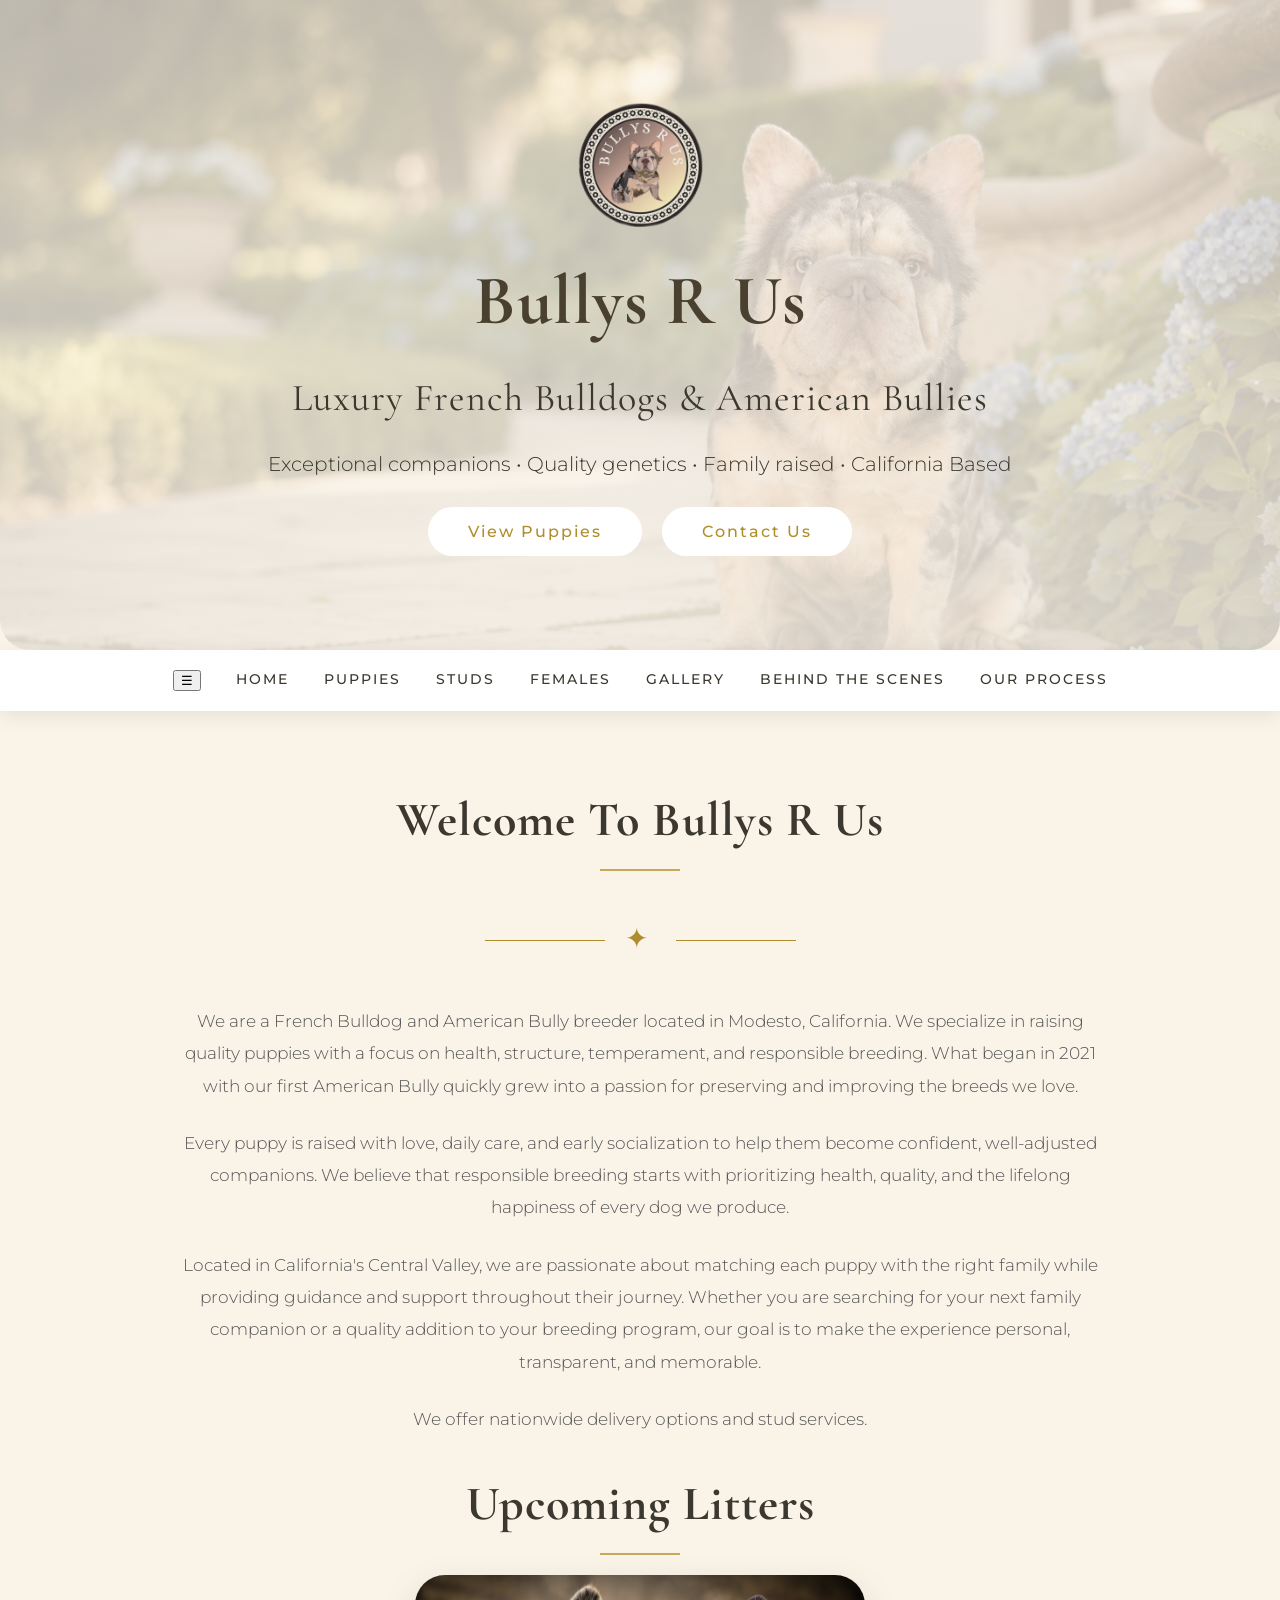
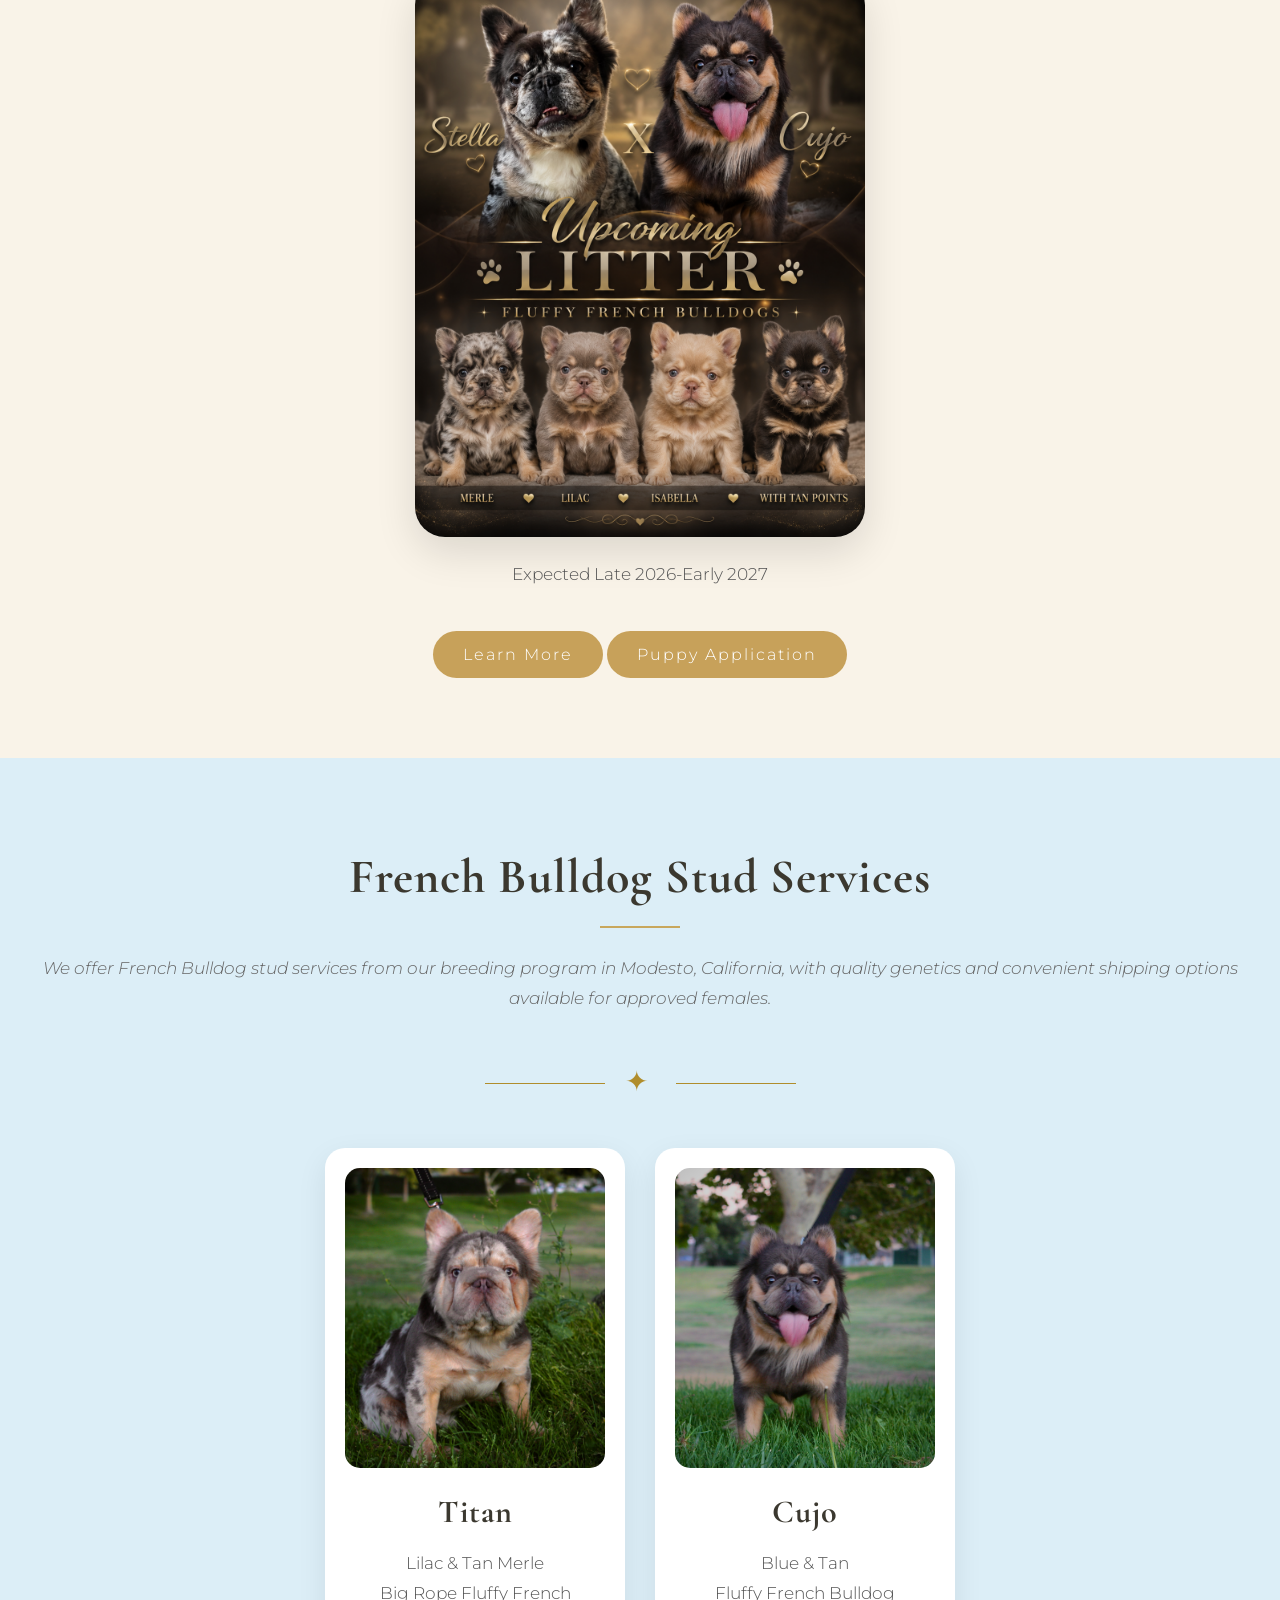
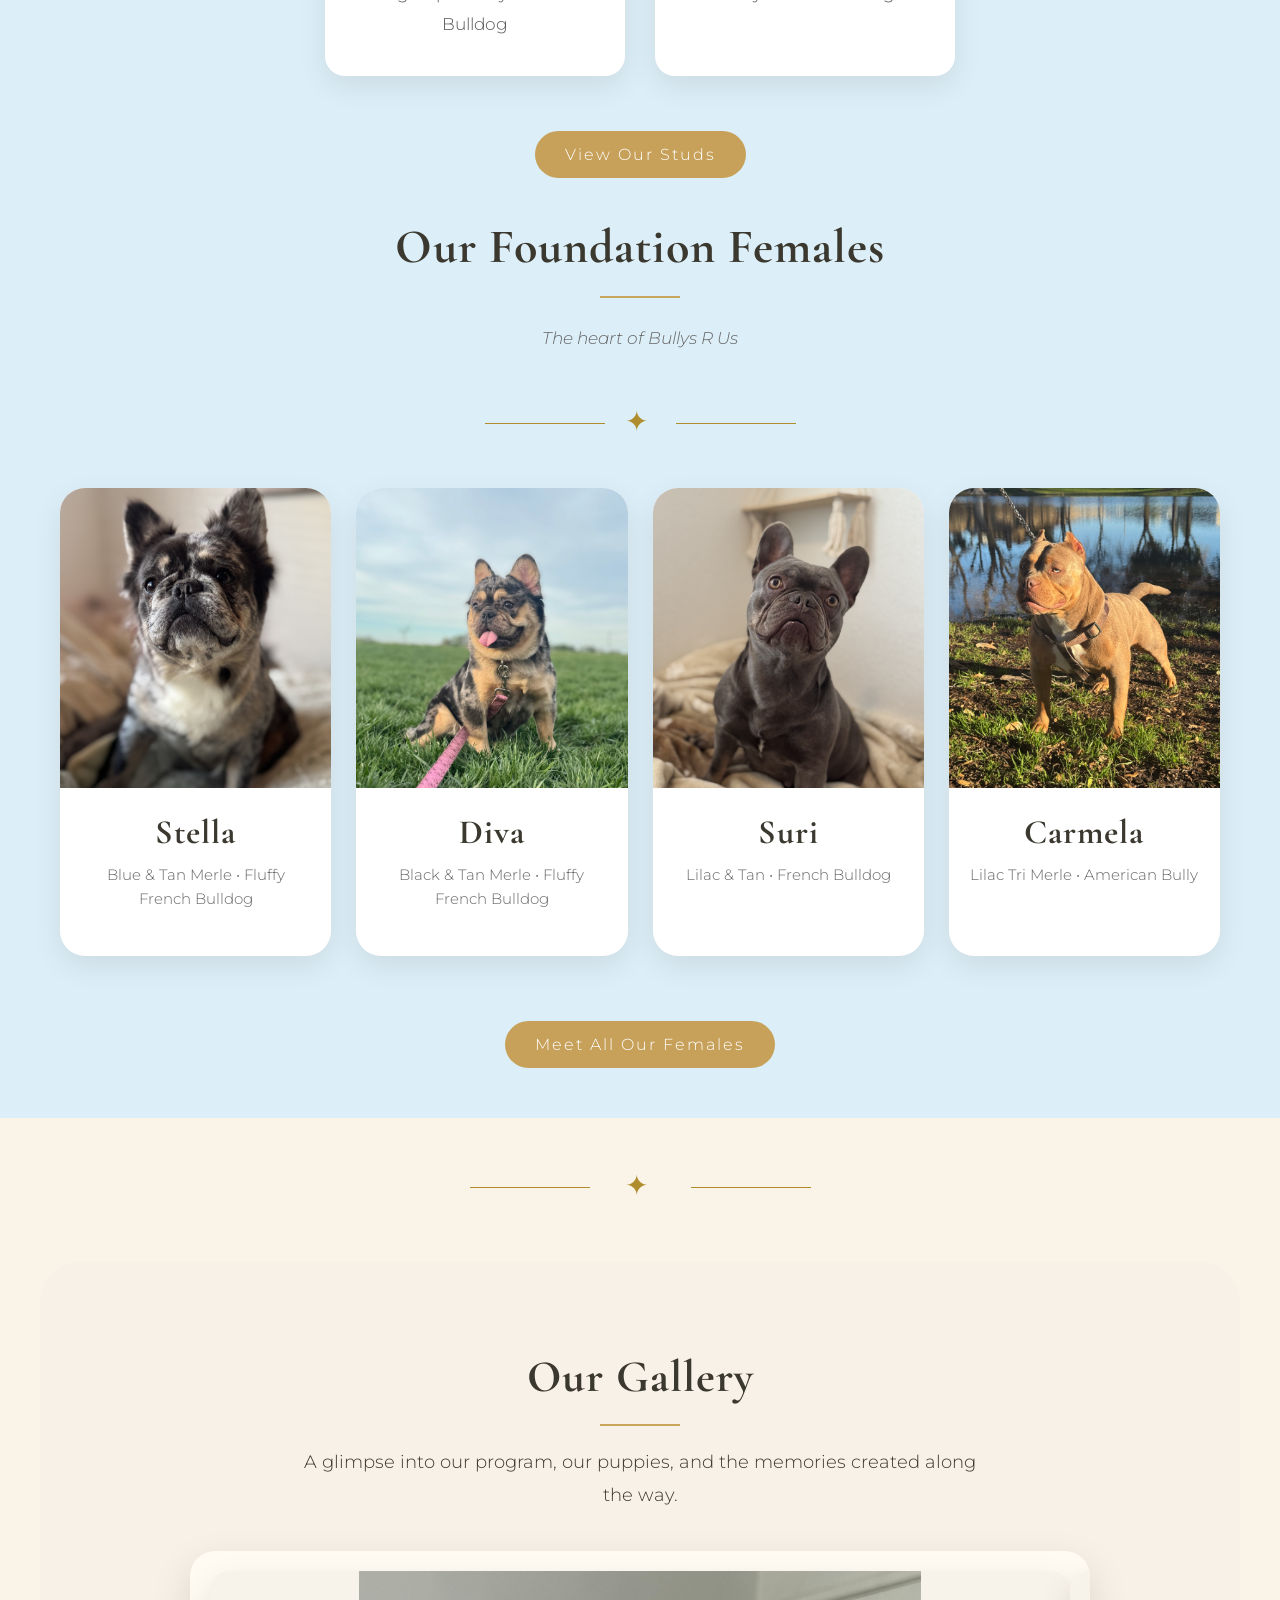
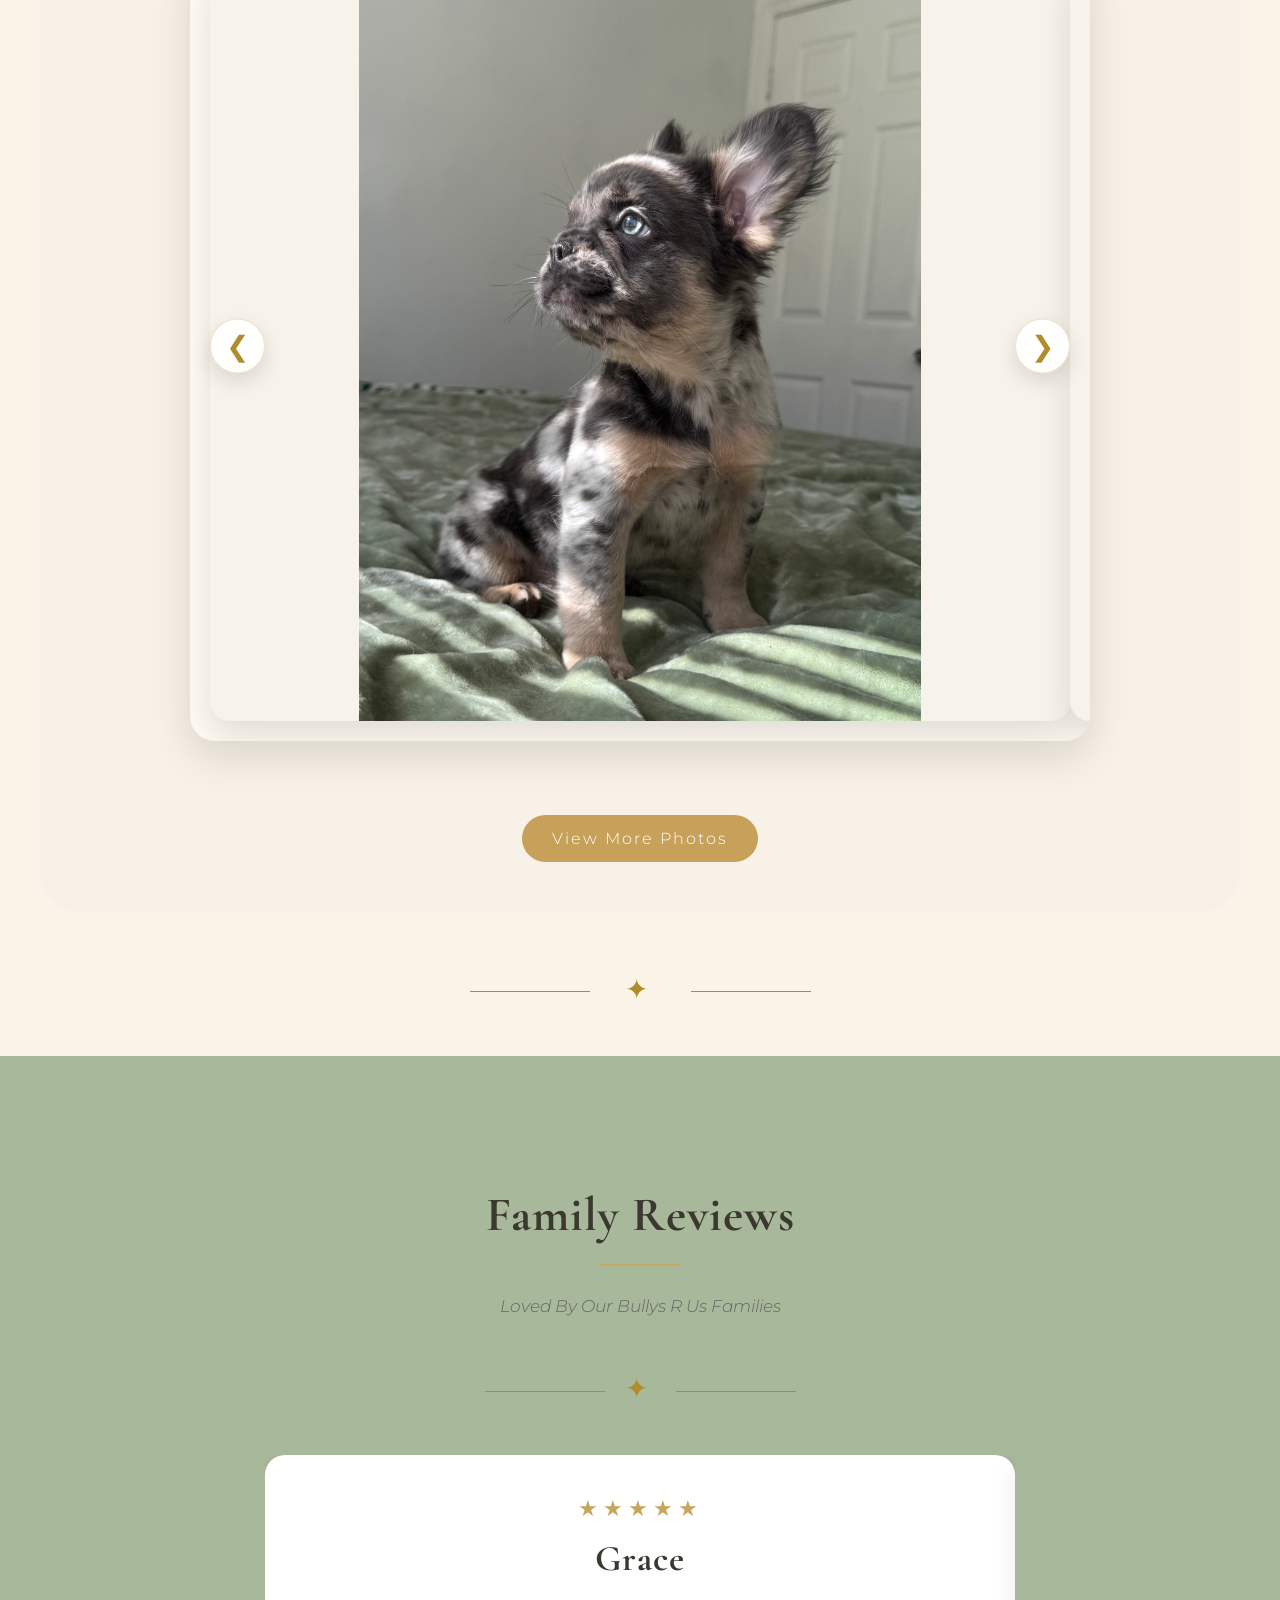
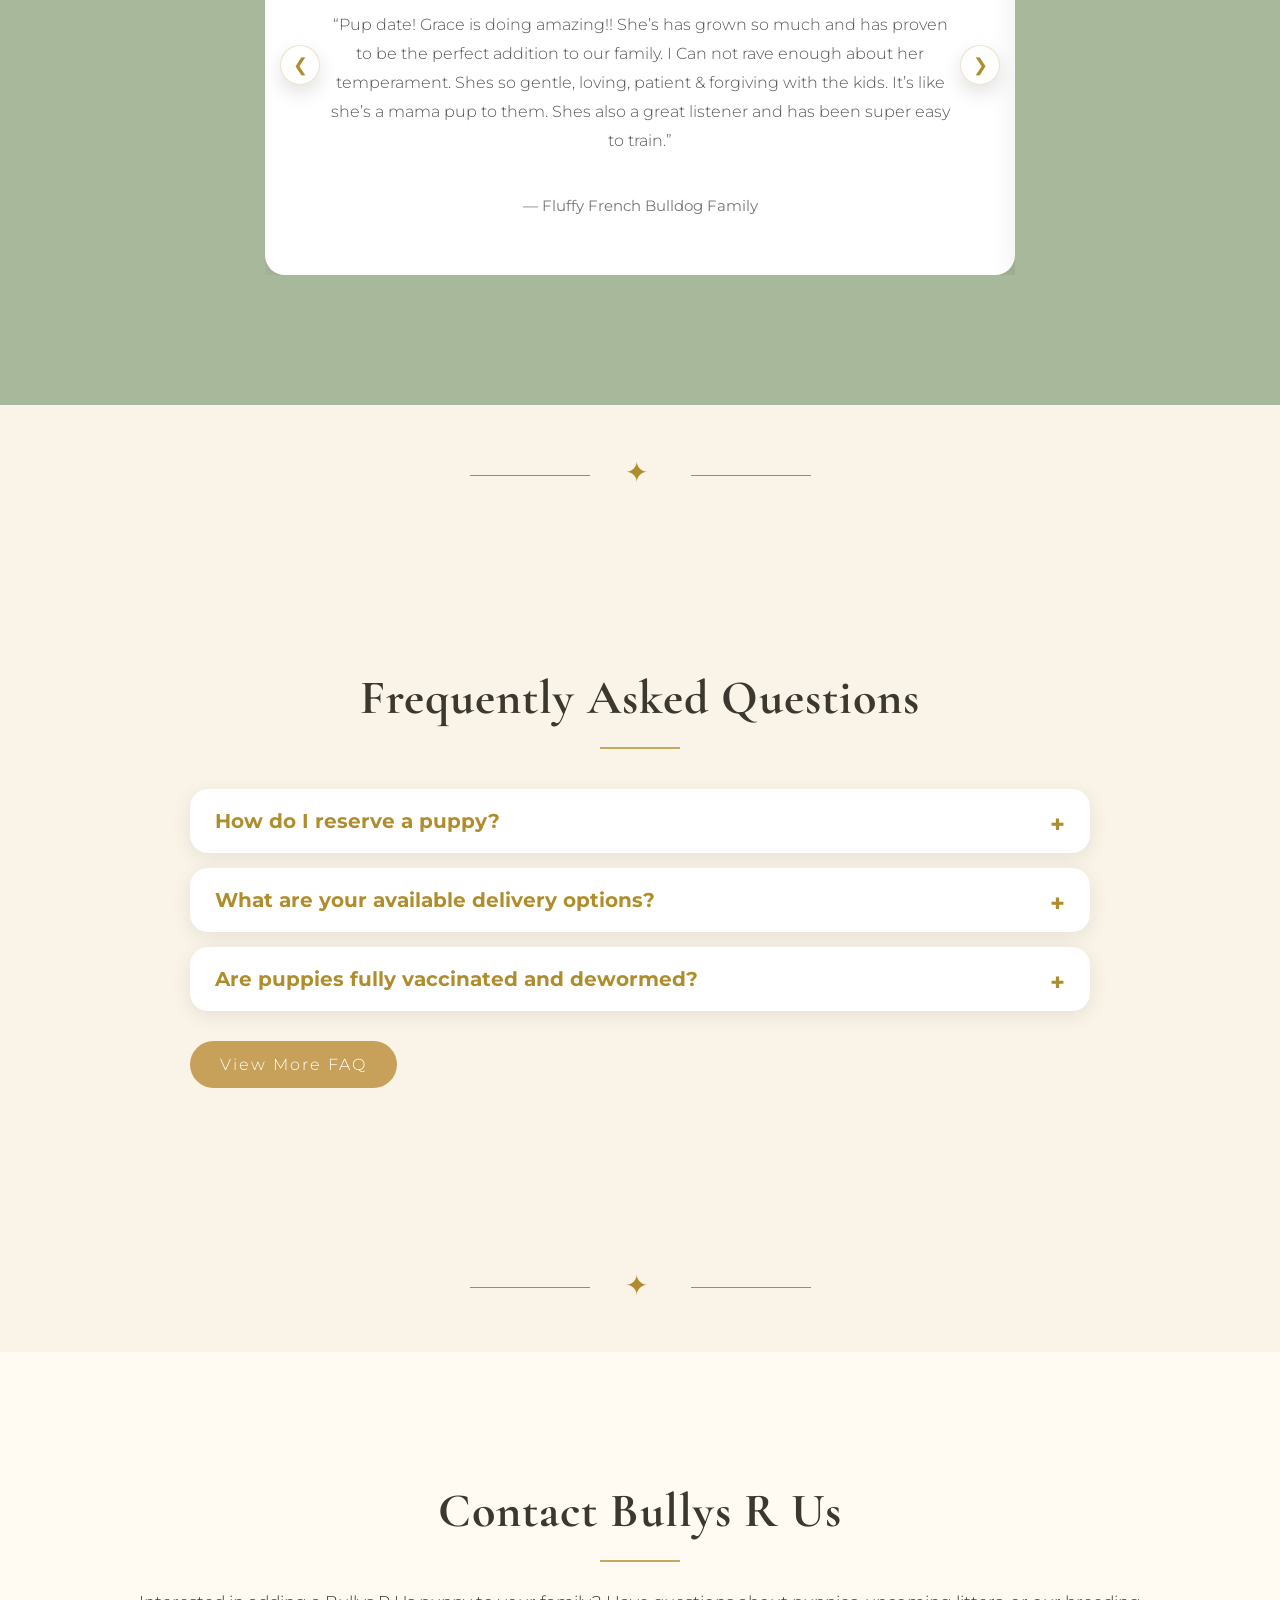
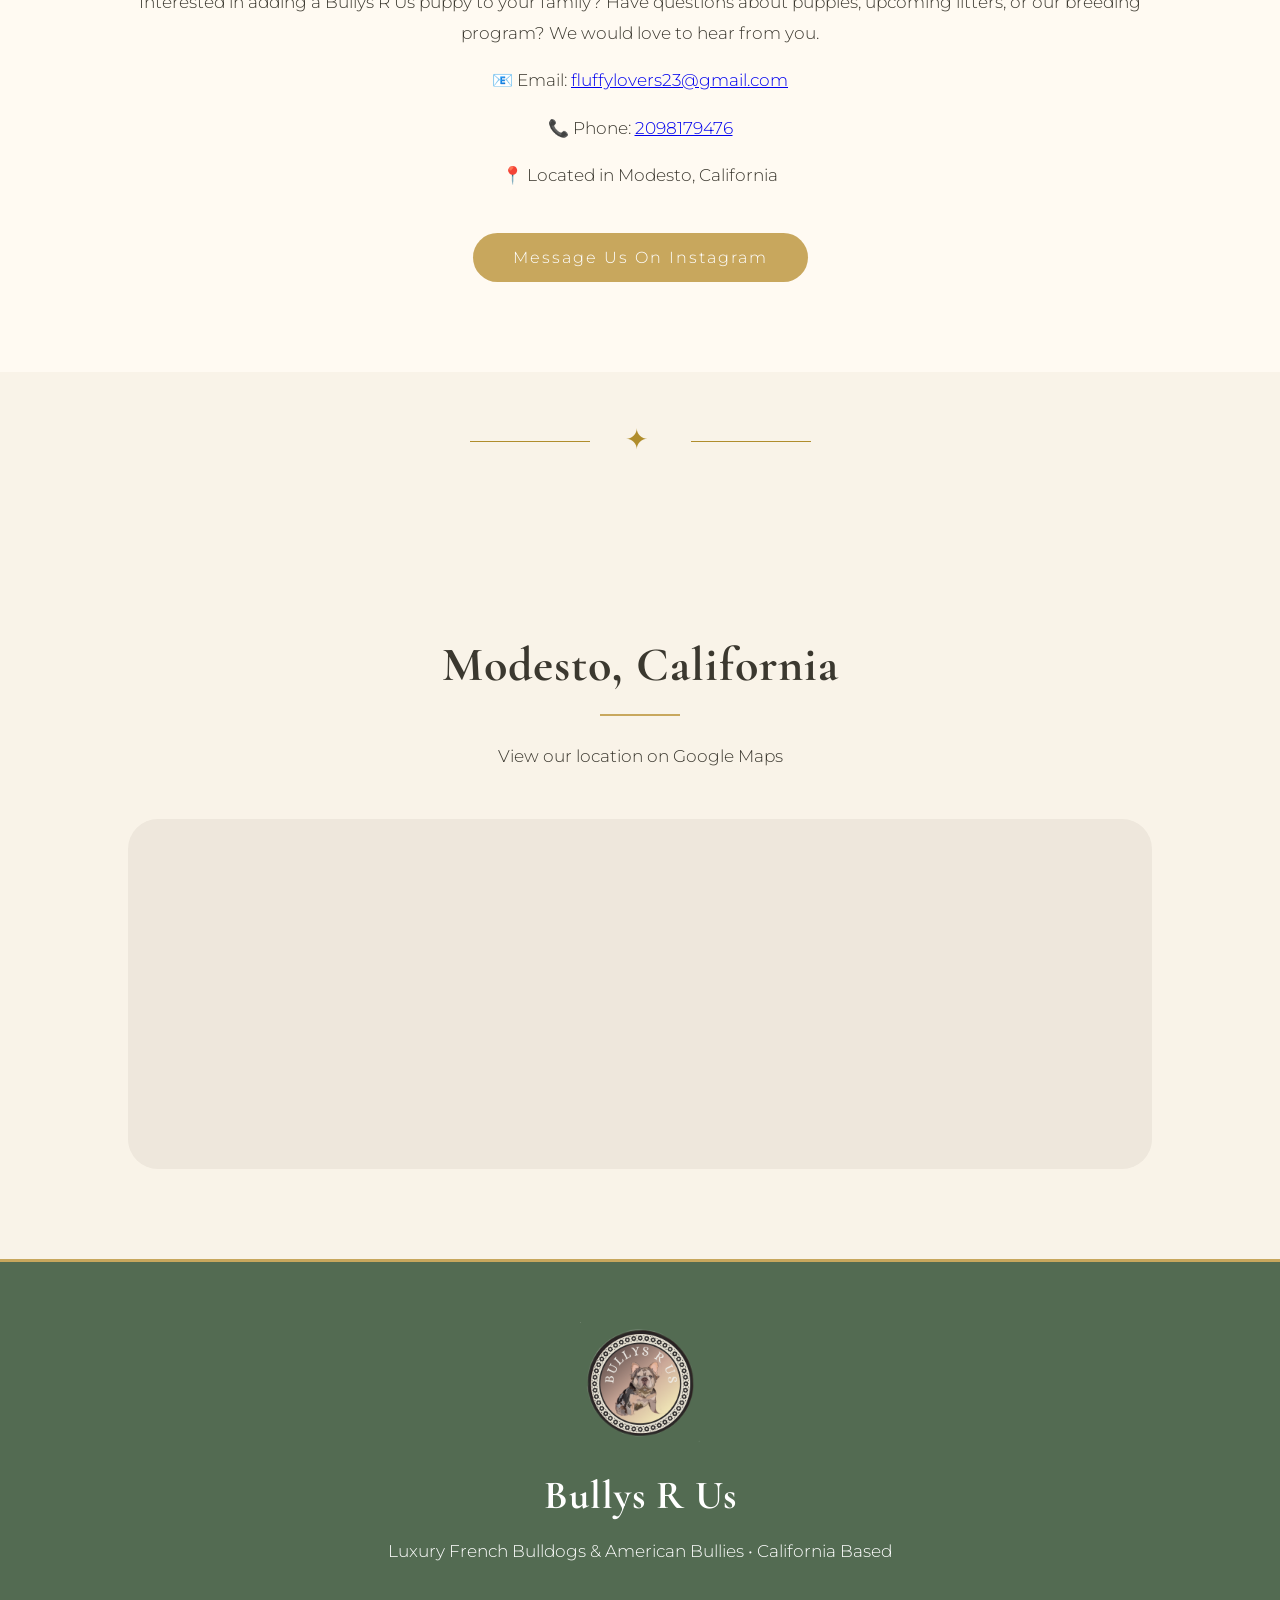
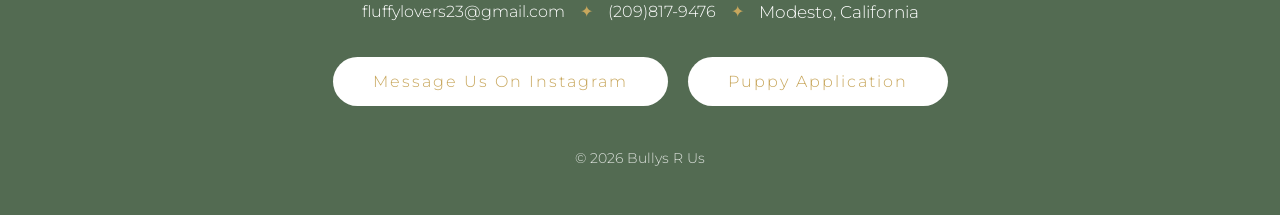
<file: index.html>
<!DOCTYPE html>
<html lang="en">

<head>

<meta charset="UTF-8">
<meta name="google-site-verification" content="nXpxS4sWj6n89W4sqvKNqly2nkG7_oB9n8MS7Z2TUHw" />

<title>French Bulldog Breeder in California | Bullys R Us</title>
<meta name="description" content="Bullys R Us is a French Bulldog and American Bully breeder in Modesto, California. 
    Explore our puppies, breeding program, female dogs, and French Bulldog stud services.">

<link rel="canonical" href="https://bullysrus.github.io/bullysrus/">
<link rel="stylesheet" href="style.css">

<link rel="preconnect" href="https://fonts.googleapis.com">
<link rel="preconnect" href="https://fonts.gstatic.com" crossorigin>

<link href="https://fonts.googleapis.com/css2?family=Cormorant+Garamond:wght@400;600;700&family=Montserrat:wght@300;400;500&display=swap" rel="stylesheet">

</head>


<body>


<header class="hero">

<div class="overlay"></div>

<div class="hero-content">

<img src="images/Bullys.png" class="logo" alt="Bullys R Us Logo">

<h1>Bullys R Us</h1>

<h2>Luxury French Bulldogs & American Bullies</h2>

<p>
Exceptional companions • Quality genetics • Family raised • California Based
</p>
<div class="hero-buttons">

<a href="puppies.html" class="hero-button">
View Puppies
</a>

<a href="#contact" class="hero-button">
Contact Us
</a>

</div>

</div>

</header>

<header>

    
<nav id="mobile-nav">

<button class="menu-toggle">
☰
</button>


<a href="index.html">Home</a>
<a href="puppies.html">Puppies</a>
<a href="studs.html">Studs</a>
<a href="females.html">Females</a>
<a href="gallery.html">Gallery</a>
<a href="behind.html">Behind The Scenes</a>
<a href="process.html">Our Process</a>


</nav>

</header>

<section id="about">

<h2>Welcome To Bullys R Us</h2>

<div class="divider">✦</div>

<p>
We are a French Bulldog and American Bully breeder located in
Modesto, California. We specialize in raising quality puppies
with a focus on health, structure, temperament, and responsible breeding.
What began in 2021 with our first American Bully quickly grew into a passion
for preserving and improving the breeds we love.
</p>

<p>
Every puppy is raised with love, daily care, and early socialization to help them become
confident, well-adjusted companions. We believe that responsible breeding starts with
prioritizing health, quality, and the lifelong happiness of every dog we produce.
</p>

<p>
Located in California's Central Valley, we are passionate about matching each puppy with
the right family while providing guidance and support throughout their journey.
Whether you are searching for your next family companion or a quality addition to your
breeding program, our goal is to make the experience personal, transparent, and memorable.
</p>

<p>
We offer nationwide delivery options and stud services.
</p>


<h2>Upcoming Litters</h2>


<img src="images/IMG_6512.PNG" class="feature">


<p>
Expected Late 2026-Early 2027
<br>
</p>

<a href="puppies.html" class="gold-button">
Learn More
</a>
<a href="application.html" class="gold-button">
Puppy Application
</a>


    
</section>
    
<section id="dogs">

<h2>French Bulldog Stud Services</h2>

<p class="section-subtitle">
We offer French Bulldog stud services from our breeding program in Modesto,
California, with quality genetics and convenient shipping options available
for approved females.
</p>

<div class="divider">✦</div>



<div class="stud-preview-container">


<div class="stud-card">

<img src="images/studs/IMG_5782.JPG"  alt="Titan, Lilac and Tan Merle Big Rope Fluffy French Bulldog stud at Bullys R Us">

<h3>Titan</h3>

<p>
Lilac & Tan Merle<br>
Big Rope Fluffy French Bulldog
</p>

</div>



<div class="stud-card">

<img src="images/studs/IMG_5862.JPG" alt="Cujo, Blue and Tan Fluffy French Bulldog stud at Bullys R Us">

<h3>Cujo</h3>

<p>
Blue & Tan<br>
Fluffy French Bulldog
</p>

</div>


</div>


<a href="studs.html" class="gold-button">
View Our Studs
</a>





    
<h2>Our Foundation Females</h2>

<p class="section-subtitle">
The heart of Bullys R Us
</p>

<div class="divider">✦</div>


<div class="female-preview-grid">

<div class="female-preview-card">
<img src="images/females/IMG_6284.jpg">
<h3>Stella</h3>
<p>Blue & Tan Merle • Fluffy French Bulldog </p>
</div>


<div class="female-preview-card">
<img src="images/females/IMG_2981.jpeg">
<h3>Diva</h3>
<p>Black & Tan Merle • Fluffy French Bulldog </p>
</div>

<div class="female-preview-card">
<img src="images/females/IMG_2813.jpeg">
<h3>Suri</h3>
<p>Lilac & Tan • French Bulldog </p>
</div>

<div class="female-preview-card">
<img src="images/females/IMG_2271.jpeg">
<h3>Carmela</h3>
<p>Lilac Tri Merle • American Bully</p>
</div>

</div>


<a href="females.html" class="gold-button main-button">
Meet All Our Females
</a>



</section>

    
<div class="divider">
✦
</div>



    
<section id="gallery">

<h2>Our Gallery</h2>

<p class="section-intro">
A glimpse into our program, our puppies, and the memories created along the way.
</p>

<div class="carousel">

<button class="carousel-btn prev">&#10094;</button>

<div class="carousel-track">


<img src="images/past-litters/IMG_3310.jpg" alt="French Bulldog" class="carousel-image">

<img src="images/past-litters/9B12795A-CC32-4598-9A83-FD7DC6D91467.jpg" alt="French Bulldog" class="carousel-image">

<img src="images/home/IMG_9431.jpeg" alt="French Bulldog" class="carousel-image">
    
<img src="images/past-litters/IMG_4743.jpeg" alt="French Bulldog" class="carousel-image">

<img src="images/gallery/IMG_6524.jpeg" alt="French Bulldog" class="carousel-image">

<img src="images/gallery/IMG_6525.jpeg" alt="French Bulldog" class="carousel-image">

</div>

<button class="carousel-btn next">&#10095;</button>

</div>
<br>
<a href="gallery.html" class="gold-button">
View More Photos
</a>

</section>

<div class="divider">
✦
</div>


<section class="testimonial-section">

<h2>Family Reviews</h2>

<p class="section-subtitle">
Loved By Our Bullys R Us Families
</p>

<div class="divider">✦</div>


<div class="testimonial-carousel">

<button class="carousel-btn prev">&#10094;</button>


<div class="testimonial-track">


<div class="testimonial-card">

<div class="stars">
★★★★★
</div>

<h3 class="puppy-name">
Grace
</h3>

<p>
“Pup date! Grace is doing amazing!! She’s has grown so much and has proven to be the perfect addition to our family.
I Can not rave enough about her temperament. Shes so gentle, loving, patient & forgiving with the kids. It’s like
she’s a mama pup to them. Shes also a great listener and has been super easy to train.”
</p>

<h4>
— Fluffy French Bulldog Family
</h4>

</div>



<div class="testimonial-card">

<div class="stars">
★★★★★
</div>

<h3 class="puppy-name">
Gizmo
</h3>

<p>
“We’re so grateful that you guys sold him to us. He’s definitely one of a kind and we tell everyone about you guys.
He loves the water and going everywhere with us.”
</p>

<h4>
— American Bully Family
</h4>

</div>



<div class="testimonial-card">

<div class="stars">
★★★★★
</div>

<h3 class="puppy-name">
Ash
</h3>

<p>
“Ash is becoming a big favorite in Hollister thank you so much, me and my girlfriend are very happy.
Thank you so much again man. He's the best dog we could’ve ever got.”
</p>

<h4>
— American Bully Family
</h4>

</div>



<div class="testimonial-card">

<div class="stars">
★★★★★
</div>

<h3 class="puppy-name">
Bodie
</h3>

<p>
“This boy is the best. Appreciate you guys working with me. I would've regretted not bringing him home.

Thank you again. We named him BODIE.”
</p>

<h4>
— American Bully Family
</h4>

</div>


</div>


<button class="carousel-btn next">&#10095;</button>


</div>

</section>

<div class="divider">
✦
</div>



<section id="faq">

<h2>Frequently Asked Questions</h2>

<div class="faq">


<details>

<summary>How do I reserve a puppy?</summary>

<p>
Our puppies are reserved on a first-come, first-served basis. A small deposit is required to secure your chosen companion. 
    <br><br>
We accept secure payment options including but not limited to Zelle, Cashapp, and ApplePay. We welcome families to meet their puppy in person or FaceTime
before making their reservation. Once a deposit has been placed, we are able to hold your puppy for a maxiumum of two weeks while final arrangements are made. 
<br><br>
We are excited to help you find the perfect addition to your family and create a smooth, enjoyable experience from reservation to pickup.
</p>

</details>



<details>

<summary>What are your available delivery options?</summary>

<p>
We are happy to offer convenient delivery options for our Bullys R Us families.

<br><br>

Complimentary delivery is available within a 100-mile radius of Modesto, California.

<br><br>

For families located out of state, we offer hand delivery throughout the United States for an additional fee starting at $400. Every puppy is transported with care and safety as our top priority.

<br><br>

All puppy meetings and handoffs will take place in a secure public location to ensure a safe and comfortable experience for both our families and our puppies.
</p>

</details>



<details>

<summary>Are puppies fully vaccinated and dewormed?</summary>

<p>
At Bullys R Us, the health and well-being of our puppies is our top priority.

<br><br>

All puppies will go home with their age-appropriate vaccinations, providing protection against Parvovirus, Distemper, Adenovirus, and Parainfluenza. We deworm all pups 4 times, beginning at 2 weeks and ending at 8 weeks.

<br><br>

Each puppy will also come home with a detailed health record documenting their vaccinations, deworming treatments, and care history. This allows every family to have a clear understanding of their puppy’s health journey from the very beginning.
</p>

</details>


<a href="faq.html" class="gold-button">
View More FAQ
</a>


</div>

</section>



<div class="divider">
✦
</div>



<section id="contact" class="cream-section">


<h2>Contact Bullys R Us</h2>


<p>
Interested in adding a Bullys R Us puppy to your family?
Have questions about puppies, upcoming litters, or our breeding program?
We would love to hear from you.
</p>

<p>
📧 Email:
<a href="mailto:fluffylovers23@gmail.com">
fluffylovers23@gmail.com
</a>
</p>

<p>
📞 Phone:
<a href="tel:2098179476">
2098179476
</a>
</p>

<p>
📍 Located in Modesto, California
</p>

<a 
class="instagram-button" 
href="https://instagram.com/bullys_rus_"
target="_blank">

Message Us On Instagram

</a>


</section>



<div class="divider">
✦
</div>



<section class="location">


<h2>Modesto, California</h2>


<p>
View our location on Google Maps
<br><br>
</p>


<div class="map-box">
    <iframe
        src="https://www.google.com/maps?q=Modesto,+CA&output=embed"
        width="100%"
        height="400"
        style="border:0; border-radius:16px;"
        loading="lazy"
        allowfullscreen>
    </iframe>
</div>

</div>


</section>






<footer>

<img src="images/Bullys.png" class="footer-logo">

<h3>Bullys R Us</h3>

<p>
Luxury French Bulldogs & American Bullies • California Based
</p>


<div class="footer-contact">

<a href="mailto:fluffylovers23@gmail.com">
fluffylovers23@gmail.com
</a>

<span>✦</span>

<a href="tel:2098179476">
(209)817-9476
</a>

<span>✦</span>

<p>
Modesto, California
</p>

</div>


<div class="footer-buttons">

<a 
class="footer-button"
href="https://instagram.com/bullys_rus_"
target="_blank">
Message Us On Instagram
</a>


<a 
class="footer-button"
href="application.html">
Puppy Application
</a>

</div>


<p class="copyright">
© 2026 Bullys R Us
</p>


</footer>



<script src="script.js"></script>


</body>

</html>
</file>
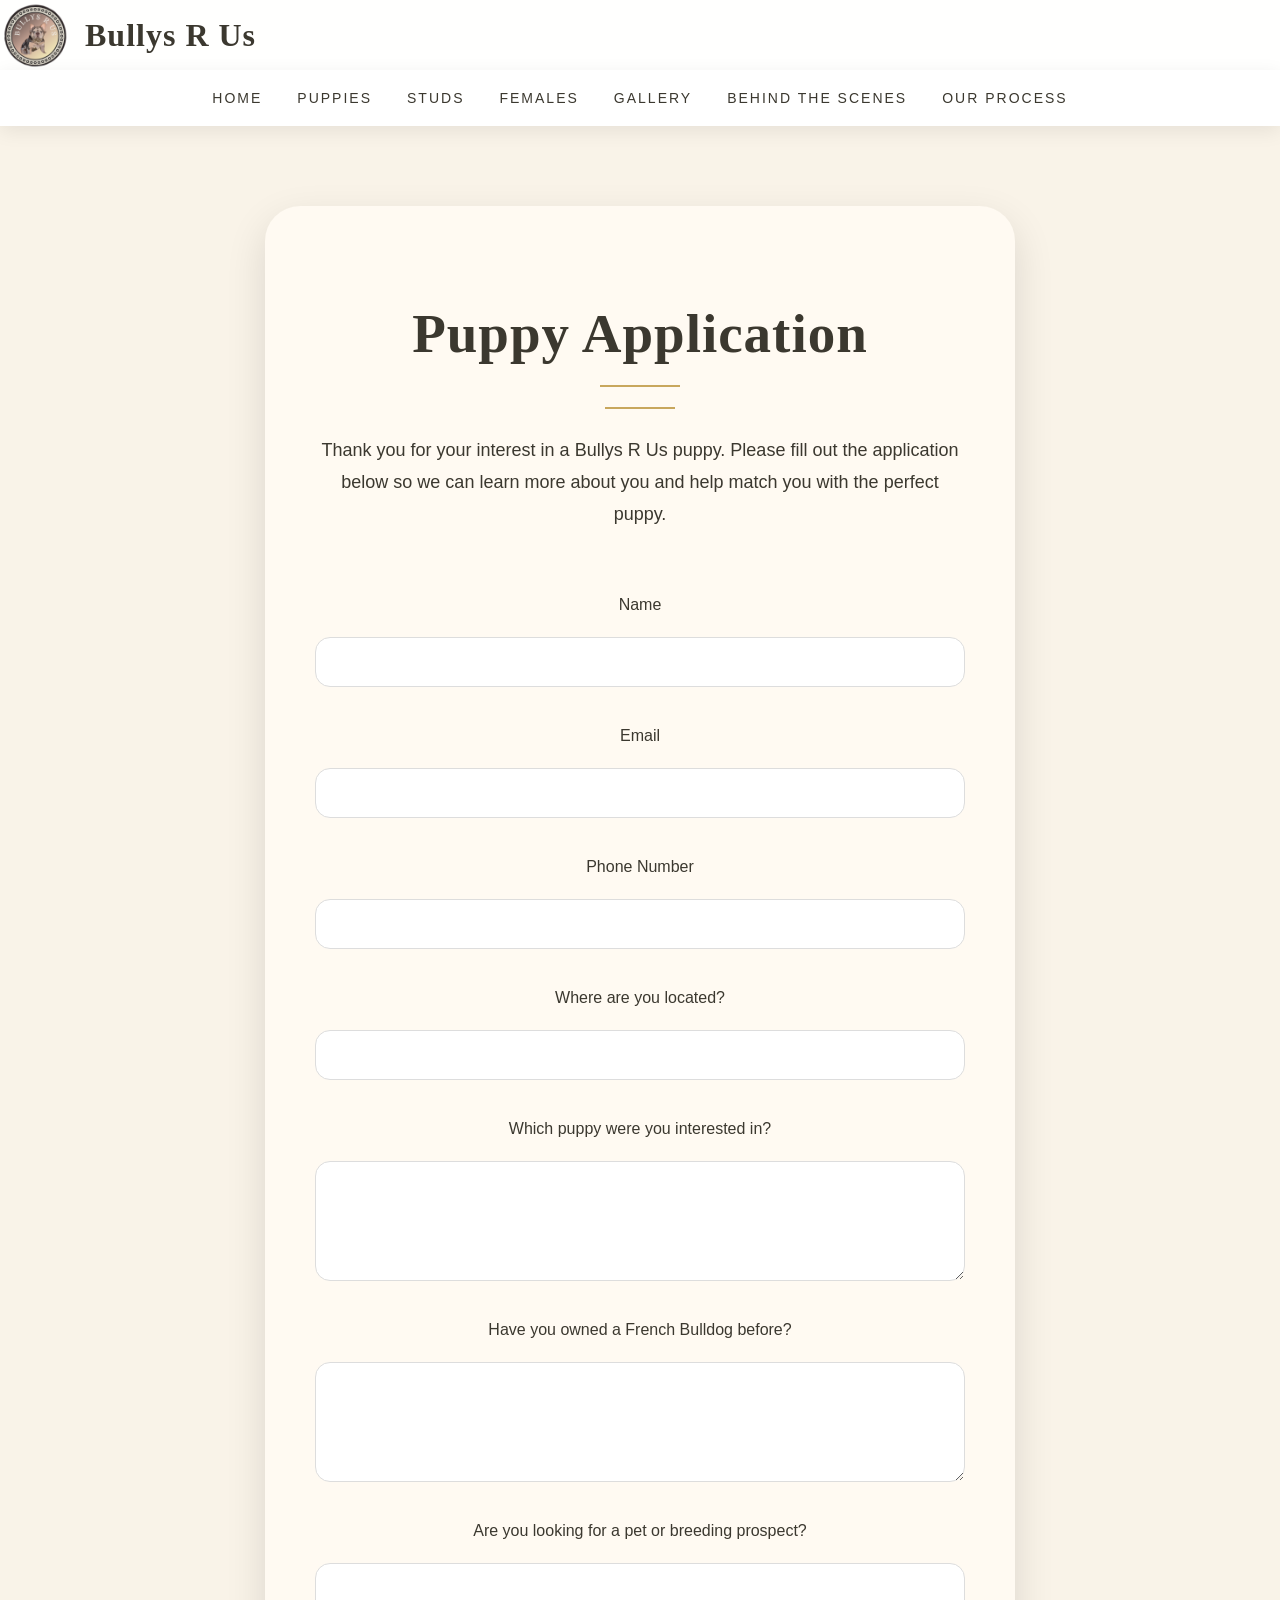
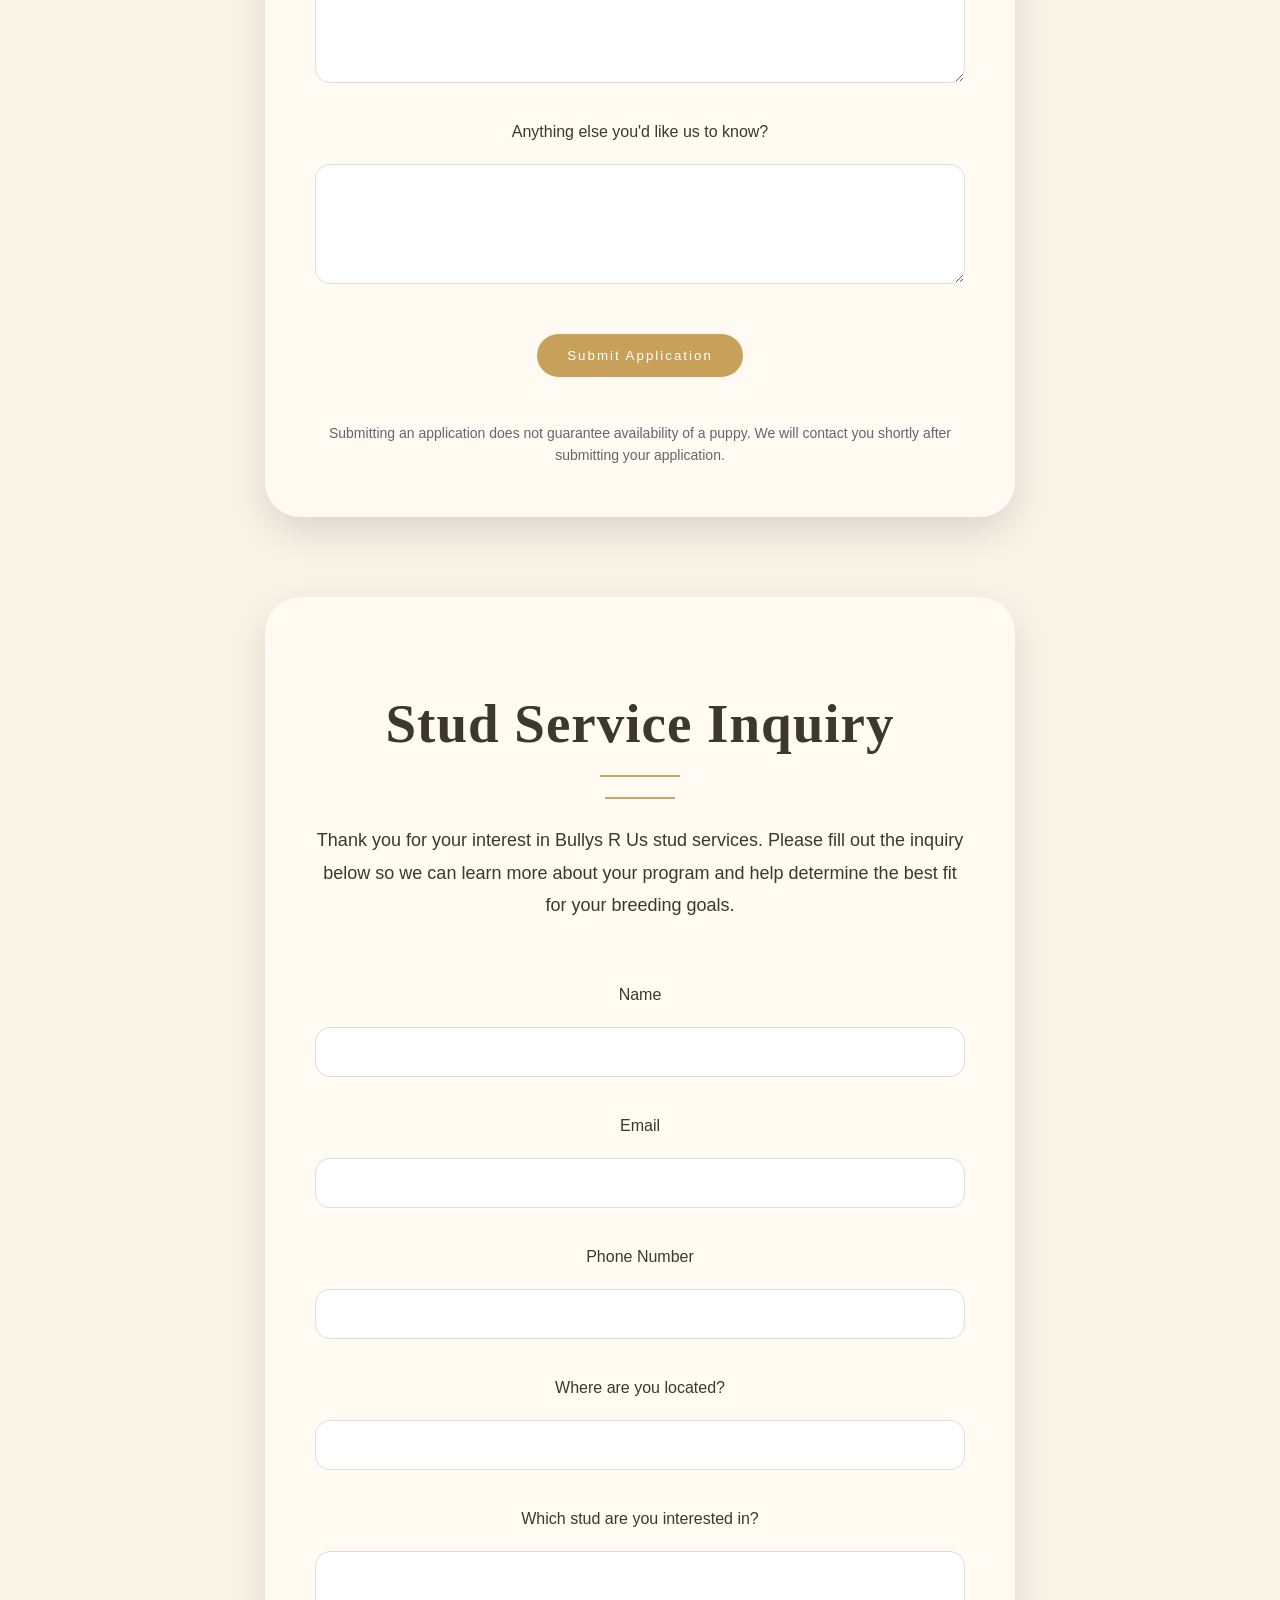
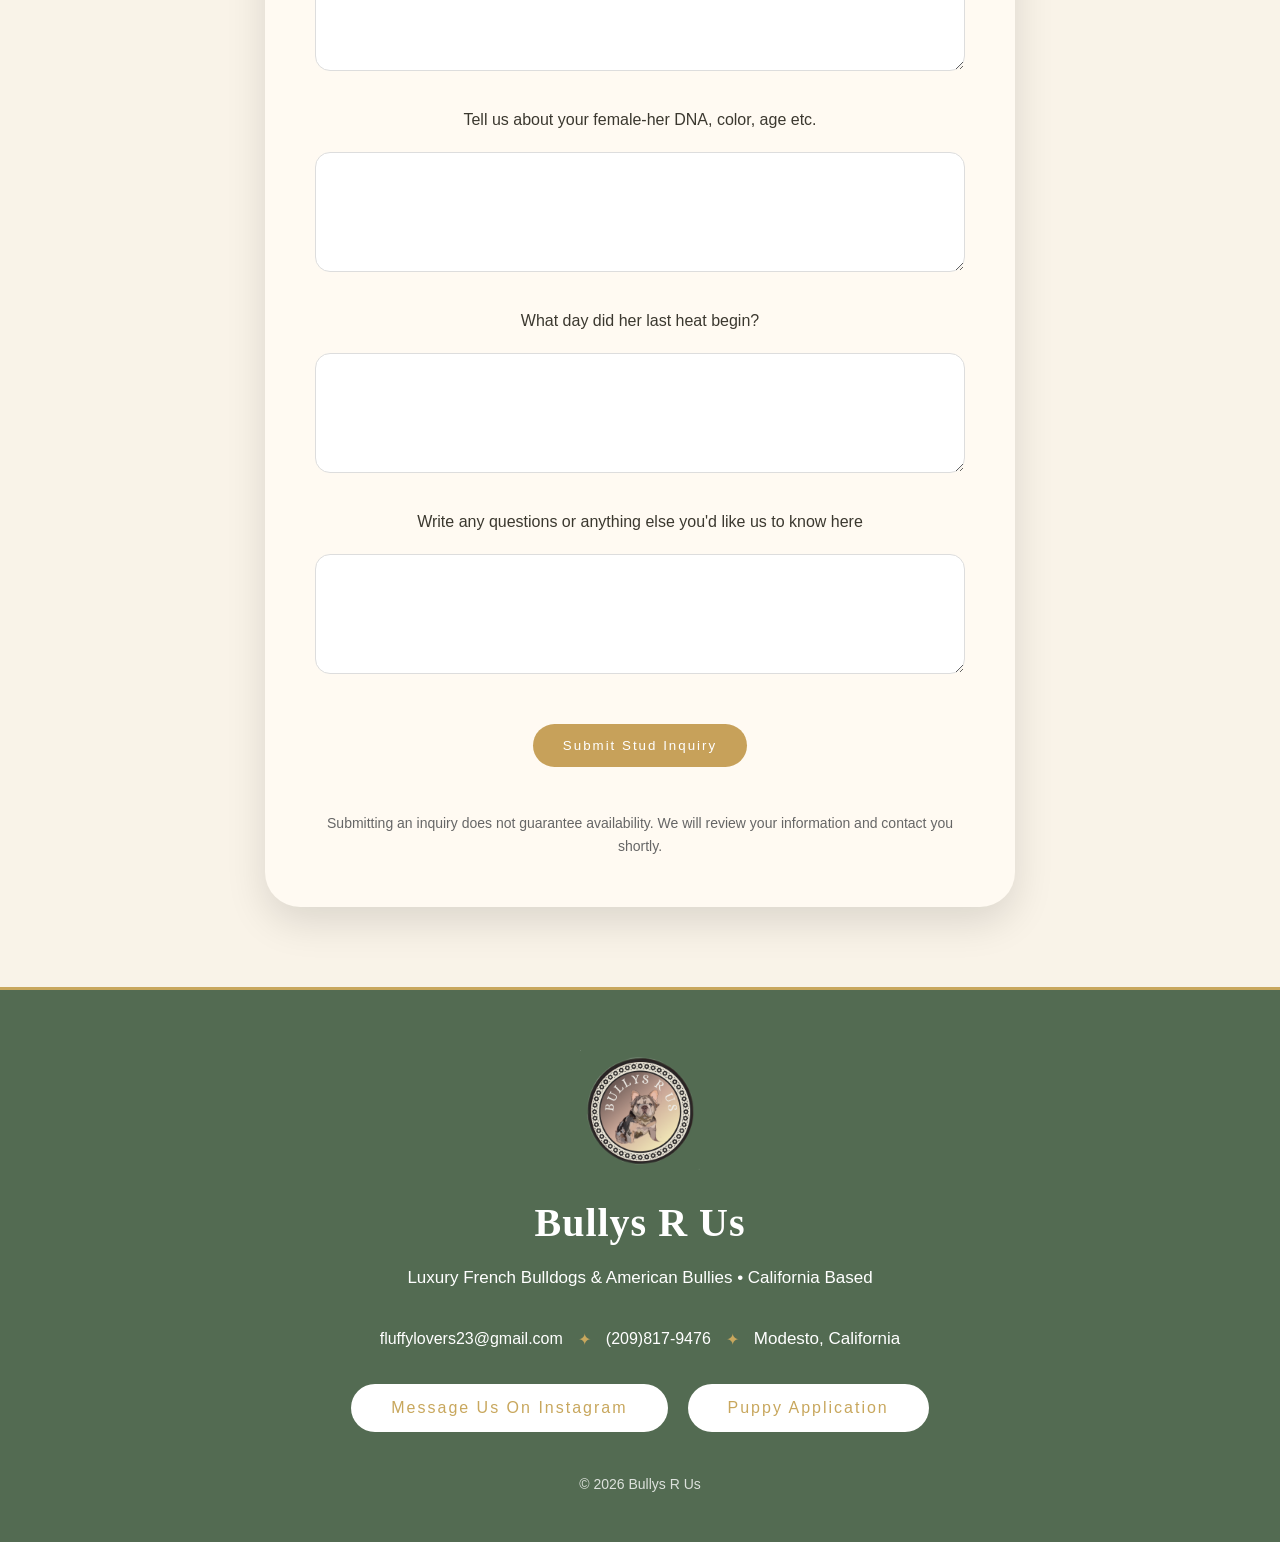
<file: application.html>
<!DOCTYPE html>
<html>

<head>
<meta charset="UTF-8">
<title>Puppy Application | Bullys R Us</title>
<link rel="stylesheet" href="style.css">
</head>

<body>

<header>

<div class="logo-area">

<img src="images/Bullys.png" class="small-logo" alt="Bullys R Us Logo">

<h1>Bullys R Us</h1>

</div>

<nav>
<a href="index.html">Home</a>
<a href="puppies.html">Puppies</a>
<a href="studs.html">Studs</a>
<a href="females.html">Females</a>
<a href="gallery.html">Gallery</a>
<a href="behind.html">Behind The Scenes</a>
<a href="process.html">Our Process</a>
</nav>


</header>


<section class="application">

<h2>Puppy Application</h2>
<div class="card-divider"></div>

  
<p>
Thank you for your interest in a Bullys R Us puppy. 
Please fill out the application below so we can learn more about you and help match you with the perfect puppy.
</p>


<form action="https://formsubmit.co/fluffylovers23@gmail.com" method="POST">

<input type="hidden" name="_subject" value="New Bullys R Us Puppy Application">

<label>Name</label>
<input type="text" name="name" required>

<label>Email</label>
<input type="email" name="email" required>

<label>Phone Number</label>
<input type="text" name="phone">


<label>Where are you located?</label>
<input type="text" name="location">


<label>Which puppy were you interested in?</label>
<textarea name="puppy"></textarea>

<label>Have you owned a French Bulldog before?</label>
<textarea name="pets"></textarea>

  
<label>Are you looking for a pet or breeding prospect?</label>
<textarea name="intention"></textarea>


<label>Anything else you'd like us to know?</label>
<textarea name="message"></textarea>


<button class="gold-button" type="submit">
Submit Application
</button>
<div class="application-note">

Submitting an application does not guarantee availability of a puppy.
We will contact you shortly after submitting your application.

</div>
  
</form>
</section>


<section class="application" id="stud-inquiry">

<h2>Stud Service Inquiry</h2>

<div class="card-divider"></div>

<p>
Thank you for your interest in Bullys R Us stud services. 
Please fill out the inquiry below so we can learn more about your program
and help determine the best fit for your breeding goals.
</p>


<form action="https://formsubmit.co/fluffylovers23@gmail.com" method="POST">

<input type="hidden" name="_subject" value="New Bullys R Us Stud Service Inquiry">


<label>Name</label>
<input type="text" name="name" required>


<label>Email</label>
<input type="email" name="email" required>


<label>Phone Number</label>
<input type="text" name="phone">


<label>Where are you located?</label>
<input type="text" name="location">


<label>Which stud are you interested in?</label>
<textarea name="stud"></textarea>


<label>Tell us about your female-her DNA, color, age etc. </label>
<textarea name="female"></textarea>


<label>What day did her last heat begin?</label>
<textarea name="genetics"></textarea>


<label>Write any questions or anything else you'd like us to know here </label>
<textarea name="message"></textarea>


<button class="gold-button" type="submit">
Submit Stud Inquiry
</button>


<div class="application-note">

Submitting an inquiry does not guarantee availability.
We will review your information and contact you shortly.

</div>


</form>

</section>

  
<footer>

<img src="images/Bullys.png" class="footer-logo">

<h3>Bullys R Us</h3>

<p>
Luxury French Bulldogs & American Bullies • California Based
</p>


<div class="footer-contact">

<a href="mailto:fluffylovers23@gmail.com">
fluffylovers23@gmail.com
</a>

<span>✦</span>

<a href="tel:2098179476">
(209)817-9476
</a>

<span>✦</span>

<p>
Modesto, California
</p>

</div>


<div class="footer-buttons">

<a 
class="footer-button"
href="https://instagram.com/bullys_rus_"
target="_blank">
Message Us On Instagram
</a>


<a 
class="footer-button"
href="application.html">
Puppy Application
</a>

</div>


<p class="copyright">
© 2026 Bullys R Us
</p>


</footer>


</body>

</html>
</file>
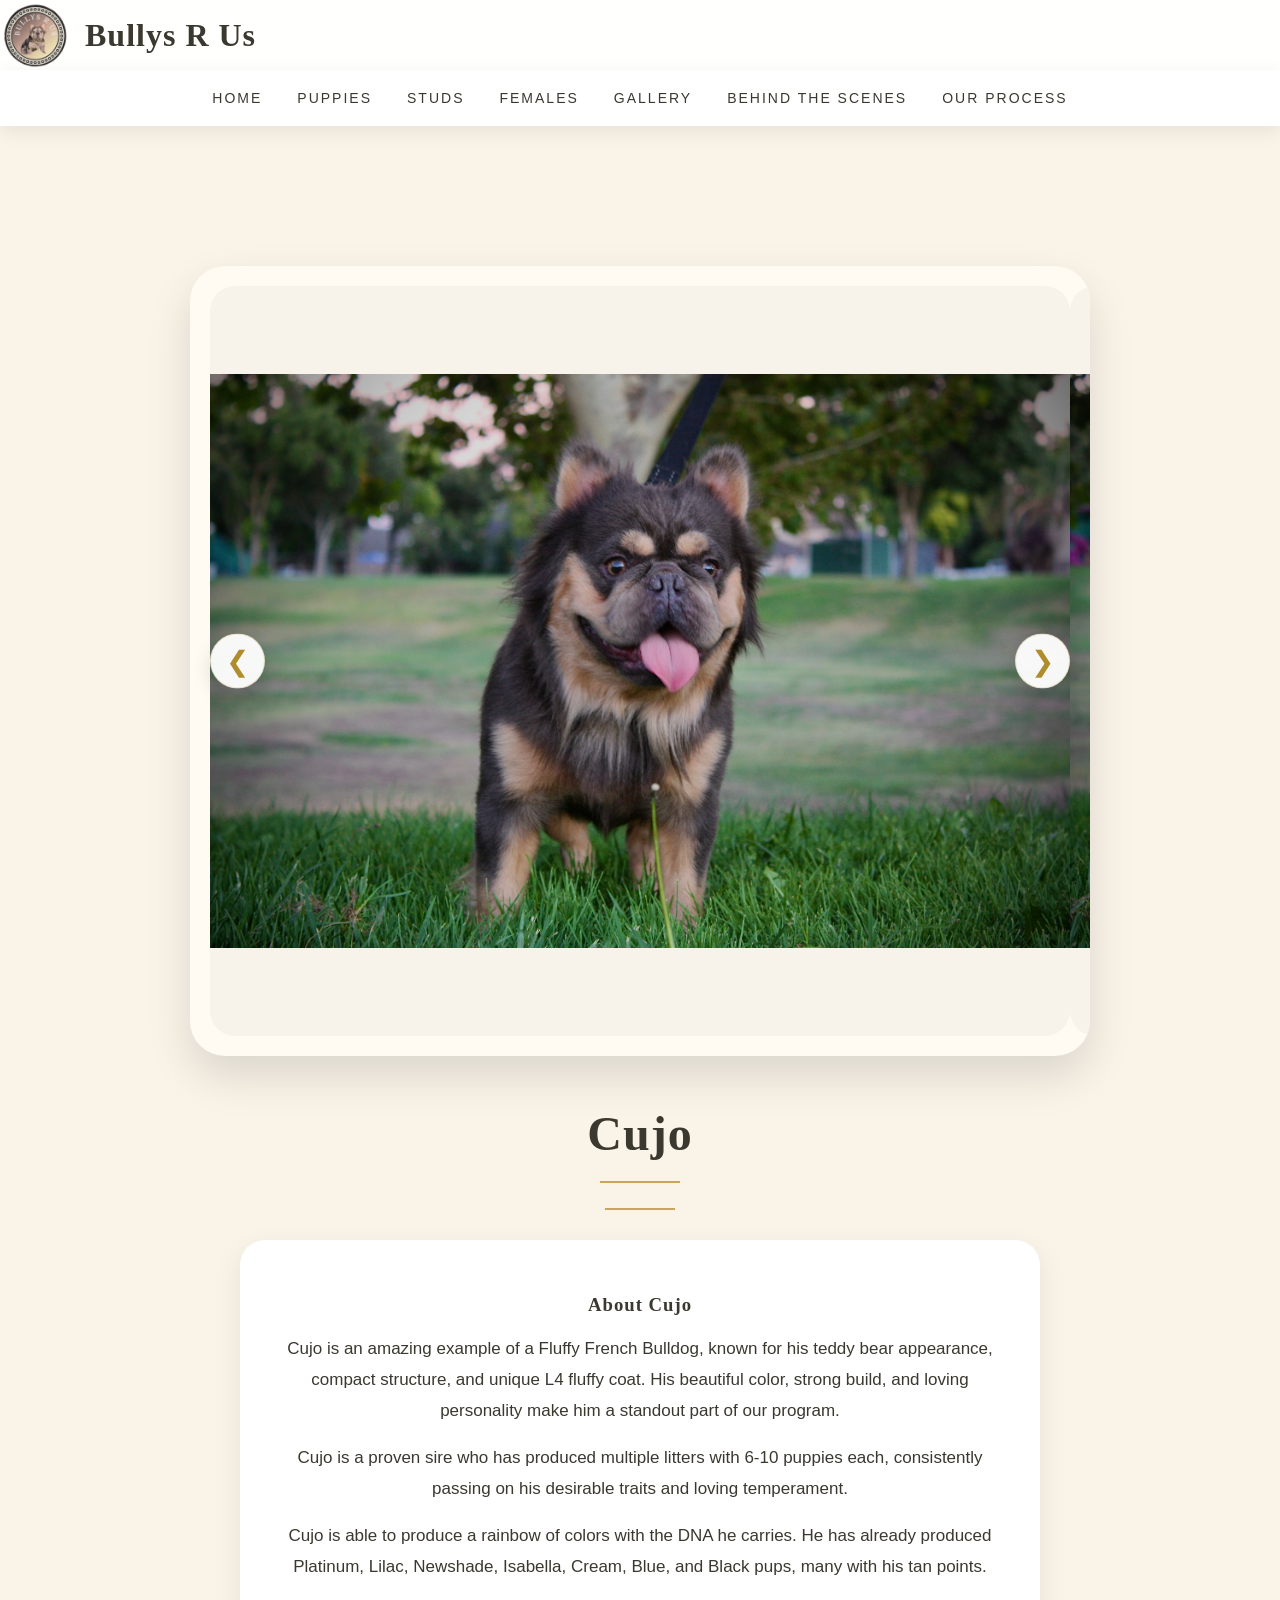
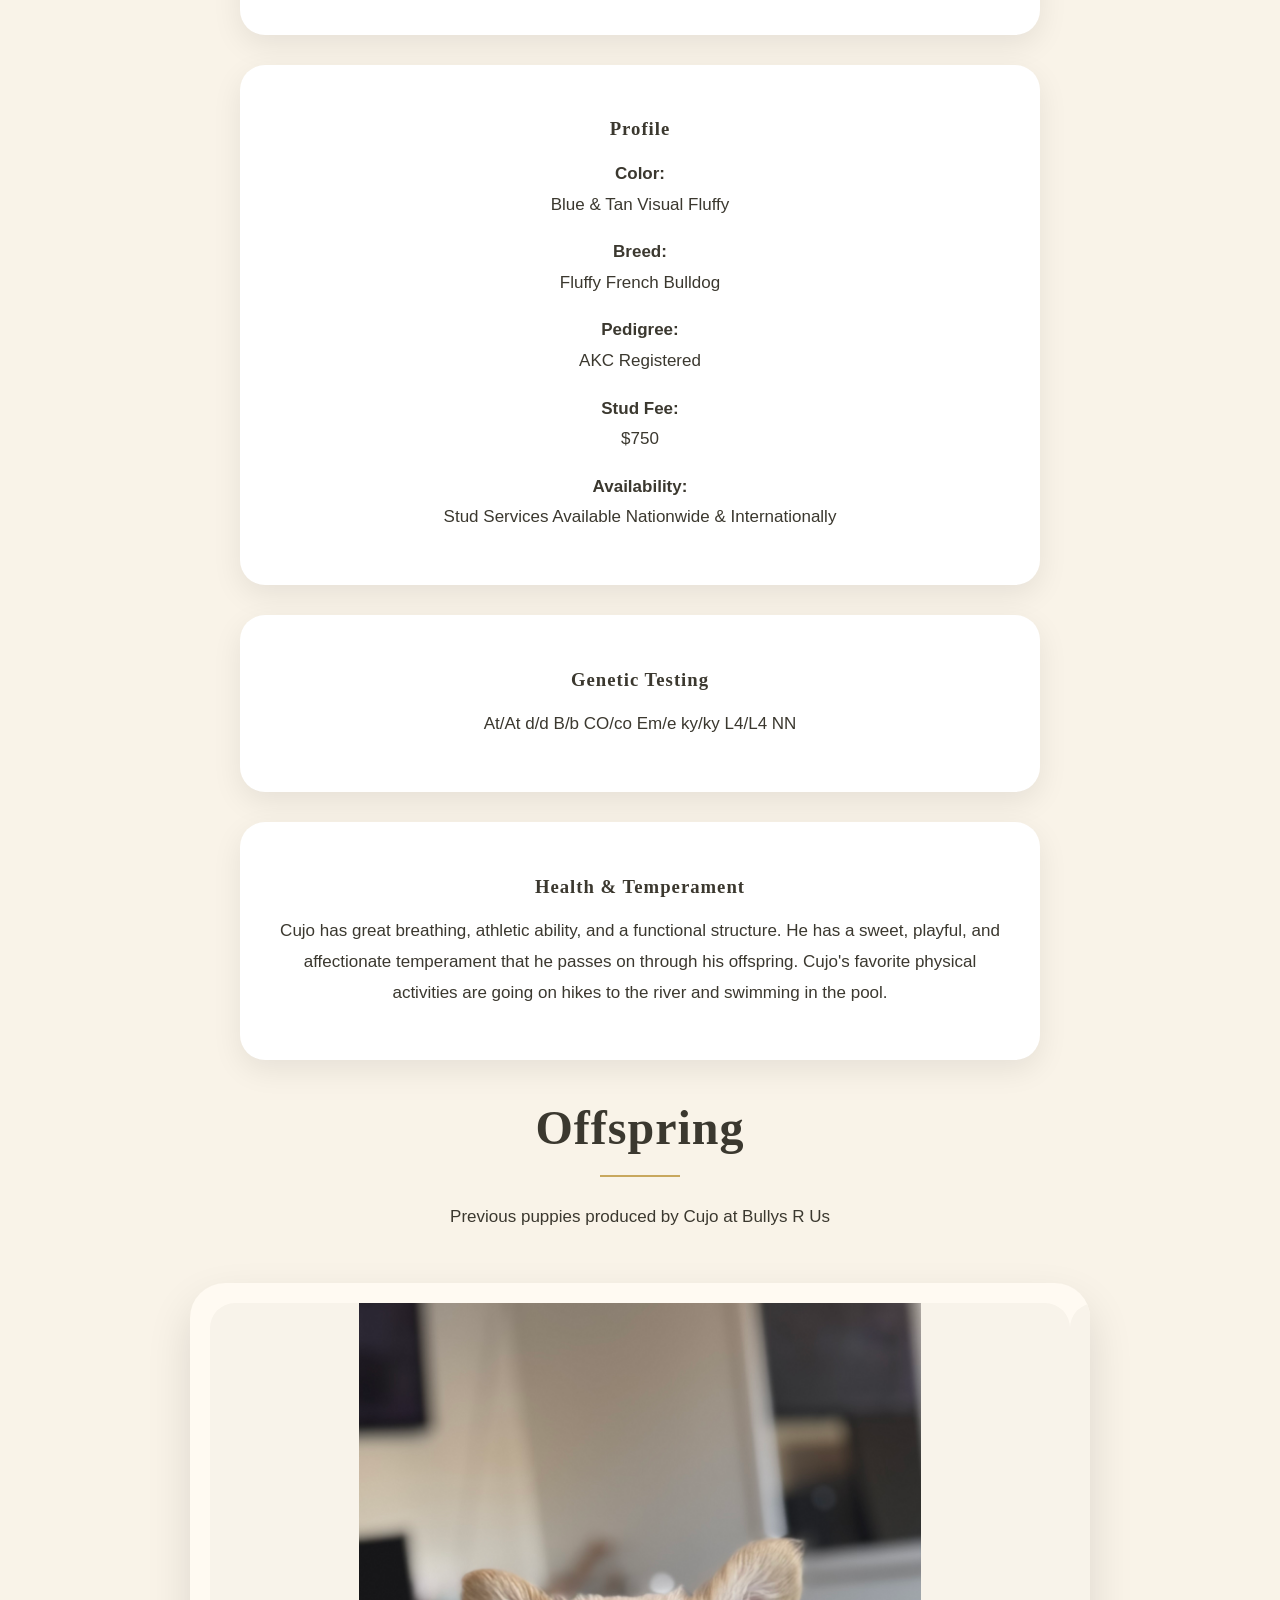
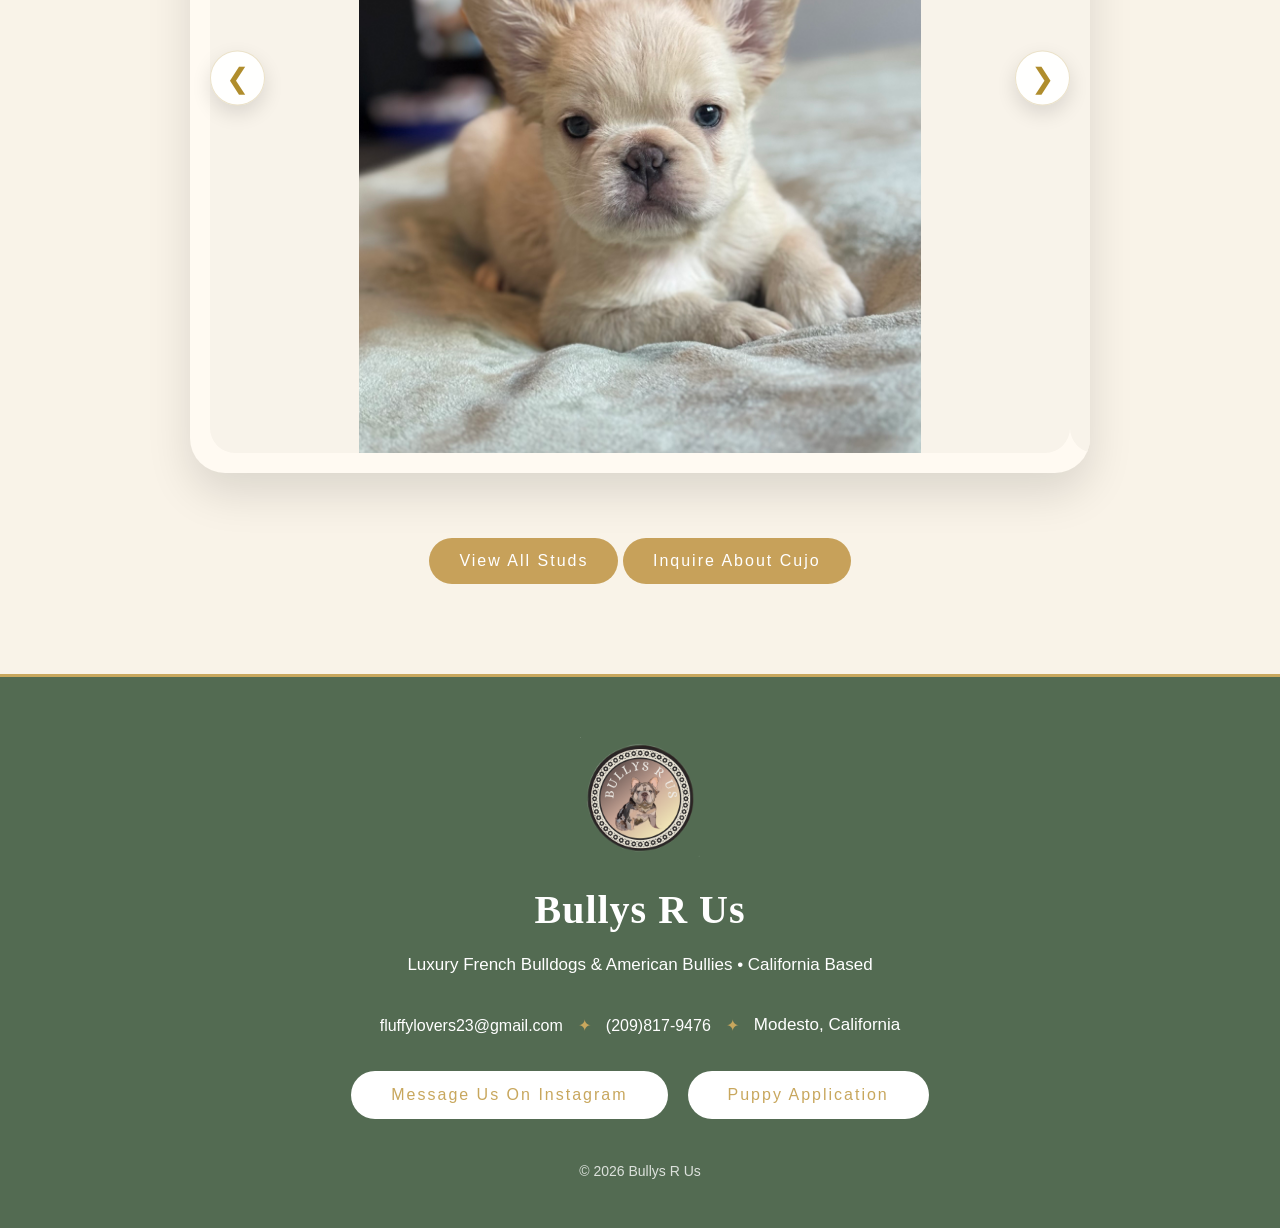
<file: cujo.html>
<!DOCTYPE html>
<html>

<head>

<meta charset="UTF-8">

<title>Cujo | Blue & Tan Fluffy French Bulldog Stud | Bullys R Us</title>

<meta name="description" content="Meet Cujo, a Blue & Tan Fluffy French Bulldog stud at Bullys R Us in California. Cujo is an AKC registered proven sire with multiple litters and is available for stud services.">

<link rel="canonical" href="https://bullysrus.github.io/bullysrus/cujo.html">

<link rel="stylesheet" href="style.css">

</head>

<body>

<header>

<div class="logo-area">

<img src="images/Bullys.png" class="small-logo" alt="Bullys R Us Logo">

<h1>Bullys R Us</h1>

</div>

<nav>
<a href="index.html">Home</a>
<a href="puppies.html">Puppies</a>
<a href="studs.html">Studs</a>
<a href="females.html">Females</a>
<a href="gallery.html">Gallery</a>
<a href="behind.html">Behind The Scenes</a>
<a href="process.html">Our Process</a>
</nav>


</header>


<section class="profile-page">

<div class="carousel">

<button class="carousel-btn prev">&#10094;</button>

<div class="carousel-track">

<img src="images/studs/IMG_5860.JPG" class="carousel-image" alt="Cujo Blue and Tan Fluffy French Bulldog stud at Bullys R Us">
<img src="images/studs/IMG_5862.JPG" class="carousel-image" alt="Cujo Blue and Tan Fluffy French Bulldog stud at Bullys R Us">
<img src="images/studs/IMG_5865.JPG" class="carousel-image" alt="Cujo Blue and Tan Fluffy French Bulldog stud at Bullys R Us">
<img src="images/studs/IMG_5869.JPG" class="carousel-image" alt="Cujo Blue and Tan Fluffy French Bulldog stud at Bullys R Us">
<img src="images/studs/IMG_5870.JPG" class="carousel-image" alt="Cujo Blue and Tan Fluffy French Bulldog stud at Bullys R Us">
<img src="images/studs/IMG_5878.JPG" class="carousel-image" alt="Cujo Blue and Tan Fluffy French Bulldog stud at Bullys R Us">

</div>

<button class="carousel-btn next">&#10095;</button>

</div>


<h2>Cujo</h2>


<div class="card-divider"></div>


<div class="profile-description">

<h3>About Cujo</h3>

<p>
Cujo is an amazing example of a Fluffy French Bulldog, known for his teddy bear
appearance, compact structure, and unique L4 fluffy coat. His beautiful color,
strong build, and loving personality make him a standout part of our program.
</p>

<p>
Cujo is a proven sire who has produced multiple litters with 6-10 puppies each, 
consistently passing on his desirable traits and loving temperament. 
</p>
<p>
Cujo is able to produce a rainbow of colors with the DNA he carries. 
He has already produced Platinum, Lilac, Newshade, Isabella, Cream, Blue, and Black pups, many with his tan points. 
</p>
</div>


<div class="profile-info">

<h3>Profile</h3>

<p>
<strong>Color:</strong><br>
Blue & Tan Visual Fluffy
</p>

<p>
<strong>Breed:</strong><br>
Fluffy French Bulldog
</p>

<p>
<strong>Pedigree:</strong><br>
AKC Registered
</p>

<p>
<strong>Stud Fee:</strong><br>
$750
</p>

<p>
<strong>Availability:</strong><br>
Stud Services Available Nationwide & Internationally
</p>

</div>


<div class="profile-info">

<h3>Genetic Testing</h3>

<p>
At/At d/d B/b CO/co Em/e ky/ky L4/L4 NN
</p>

</div>


<div class="profile-info">

<h3>Health & Temperament</h3>

<p>
Cujo has great breathing, athletic ability, and a functional structure.
He has a sweet, playful, and affectionate temperament that he passes on
through his offspring. Cujo's favorite physical activities are going on 
hikes to the river and swimming in the pool. 
</p>

</div>


<h2>Offspring</h2>

<p class="profile-subtitle">
Previous puppies produced by Cujo at Bullys R Us
</p>


<div class="carousel">

<button class="carousel-btn prev">&#10094;</button>

<div class="carousel-track">

<img src="images/past-litters/IMG_1906.jpg" class="carousel-image" alt="French Bulldog puppy produced by Cujo at Bullys R Us">
<img src="images/past-litters/IMG_1733.jpg" class="carousel-image" alt="French Bulldog puppy produced by Cujo at Bullys R Us">
<img src="images/past-litters/IMG_3310.jpg" class="carousel-image" alt="French Bulldog puppy produced by Cujo at Bullys R Us">
<img src="images/past-litters/IMG_2063.PNG" class="carousel-image" alt="French Bulldog puppy produced by Cujo at Bullys R Us">
<img src="images/past-litters/IMG_3020.jpg" class="carousel-image" alt="French Bulldog puppy produced by Cujo at Bullys R Us">
<img src="images/past-litters/IMG_3269.jpg" class="carousel-image" alt="French Bulldog puppy produced by Cujo at Bullys R Us">
<img src="images/past-litters/IMG_1869.jpeg" class="carousel-image" alt="French Bulldog puppy produced by Cujo at Bullys R Us">
<img src="images/past-litters/IMG_1932.jpeg" class="carousel-image" alt="French Bulldog puppy produced by Cujo at Bullys R Us">

</div>

<button class="carousel-btn next">&#10095;</button>

</div>


<a href="studs.html" class="gold-button">
View All Studs
</a>
<a href="application.html#stud-inquiry" class="gold-button">
Inquire About Cujo
</a>
  
</section>
  
<footer>

<img src="images/Bullys.png" class="footer-logo">

<h3>Bullys R Us</h3>

<p>
Luxury French Bulldogs & American Bullies • California Based
</p>


<div class="footer-contact">

<a href="mailto:fluffylovers23@gmail.com">
fluffylovers23@gmail.com
</a>

<span>✦</span>

<a href="tel:2098179476">
(209)817-9476
</a>

<span>✦</span>

<p>
Modesto, California
</p>

</div>


<div class="footer-buttons">

<a 
class="footer-button"
href="https://instagram.com/bullys_rus_"
target="_blank">
Message Us On Instagram
</a>


<a 
class="footer-button"
href="application.html">
Puppy Application
</a>

</div>


<p class="copyright">
© 2026 Bullys R Us
</p>


</footer>


<script src="script.js"></script>

</body>
</html>
</file>
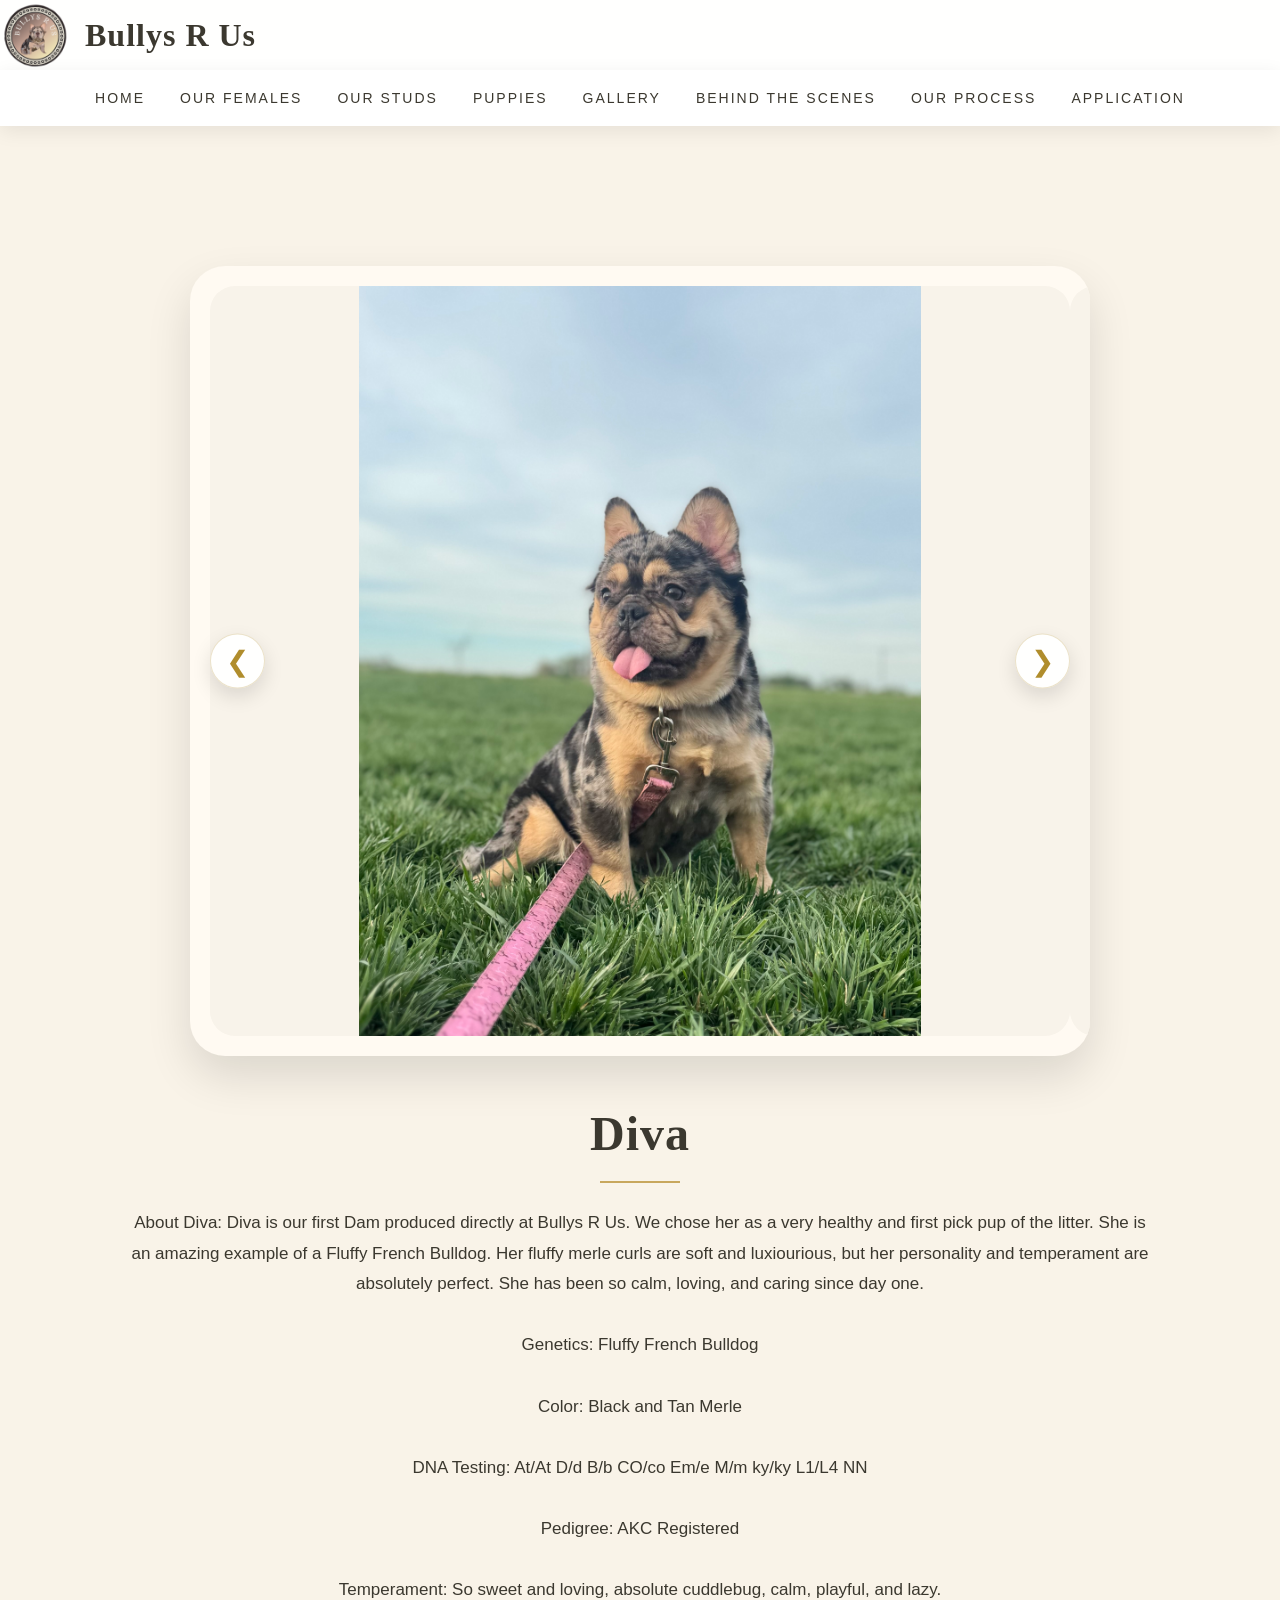
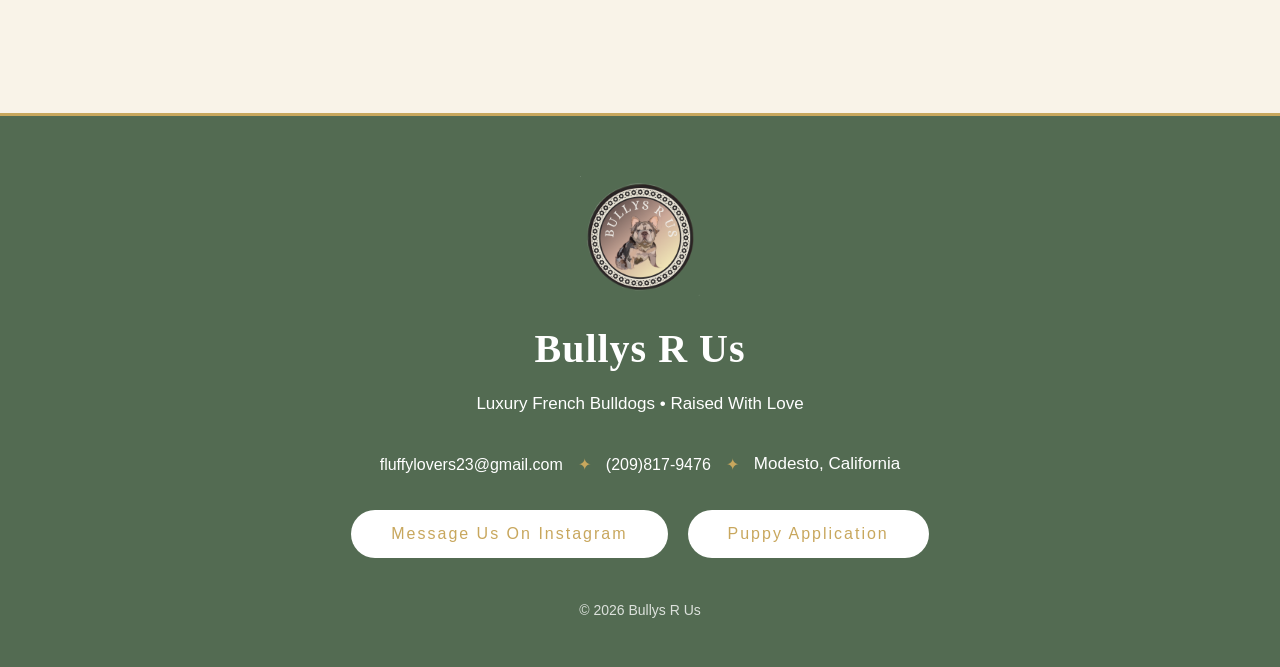
<file: diva.html>
<!DOCTYPE html>
<html>

<head>
<meta charset="UTF-8">
<title>Diva | Bullys R Us</title>
<link rel="stylesheet" href="style.css">
</head>

<body>

<header>

<div class="logo-area">

<img src="images/Bullys.png" class="small-logo" alt="Bullys R Us Logo">

<h1>Bullys R Us</h1>

</div>


<nav>
<a href="index.html">Home</a>
<a href="index.html#dogs">Our Females</a>
<a href="studs.html">Our Studs</a>
<a href="puppies.html">Puppies</a>
<a href="gallery.html">Gallery</a>
<a href="behind.html">Behind The Scenes</a>
<a href="process.html">Our Process</a>
<a href="application.html">Application</a>
</nav>


</header>


<section class="profile-page">

<div class="carousel">

<button class="carousel-btn prev">&#10094;</button>

<div class="carousel-track">

<img src="images/females/IMG_2981.jpeg" class="carousel-image">

<img src="images/females/IMG_6479.jpg" class="carousel-image">

<img src="images/females/IMG_2917.jpeg" class="carousel-image">

<img src="images/females/IMG_2976.jpeg" class="carousel-image">

<img src="images/females/IMG_2979.jpeg" class="carousel-image">

<img src="images/females/IMG_6477.jpg" class="carousel-image">

  
</div>

<button class="carousel-btn next">&#10095;</button>

</div>


<h2>Diva</h2>

<p>

About Diva: Diva is our first Dam produced directly at Bullys R Us. We chose her as a very healthy
and first pick pup of the litter. She is an amazing example of a Fluffy French Bulldog. Her fluffy merle curls
are soft and luxiourious, but her personality and temperament are absolutely perfect. She has been so calm, loving, and caring since day one.
<br><br>
  
Genetics: Fluffy French Bulldog
<br><br>

Color: Black and Tan Merle
<br><br>

DNA Testing:  At/At D/d B/b CO/co Em/e M/m ky/ky L1/L4 NN
<br><br>

Pedigree: AKC Registered
<br><br>

Temperament: So sweet and loving, absolute cuddlebug, calm, playful, and lazy.
</p>


</section>


<footer>

<img src="images/Bullys.png" class="footer-logo">

<h3>Bullys R Us</h3>

<p>
Luxury French Bulldogs • Raised With Love
</p>


<div class="footer-contact">

<a href="mailto:fluffylovers23@gmail.com">
fluffylovers23@gmail.com
</a>

<span>✦</span>

<a href="tel:2098179476">
(209)817-9476
</a>

<span>✦</span>

<p>
Modesto, California
</p>

</div>


<div class="footer-buttons">

<a 
class="footer-button"
href="https://instagram.com/bullys_rus_"
target="_blank">
Message Us On Instagram
</a>


<a 
class="footer-button"
href="application.html">
Puppy Application
</a>

</div>


<p class="copyright">
© 2026 Bullys R Us
</p>


</footer>

<script src="script.js"></script>
  
</body>

</html>
</file>
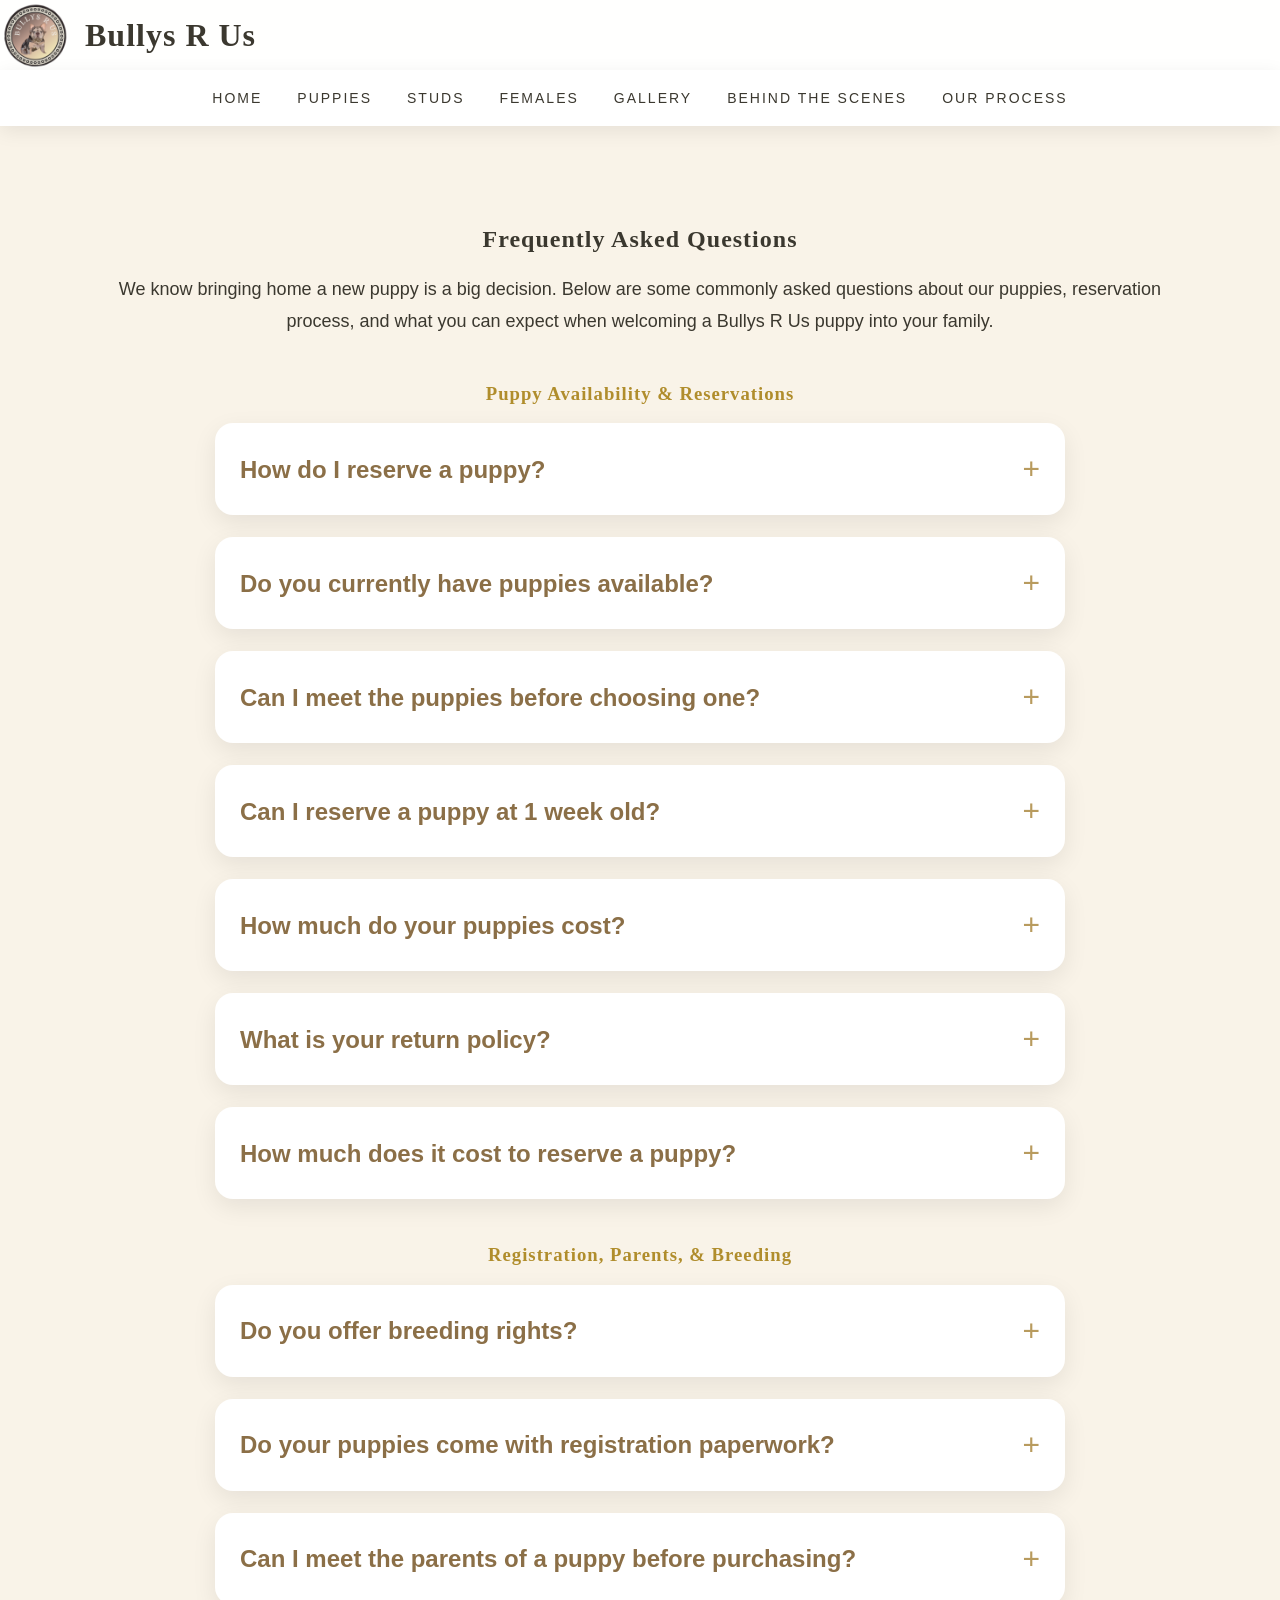
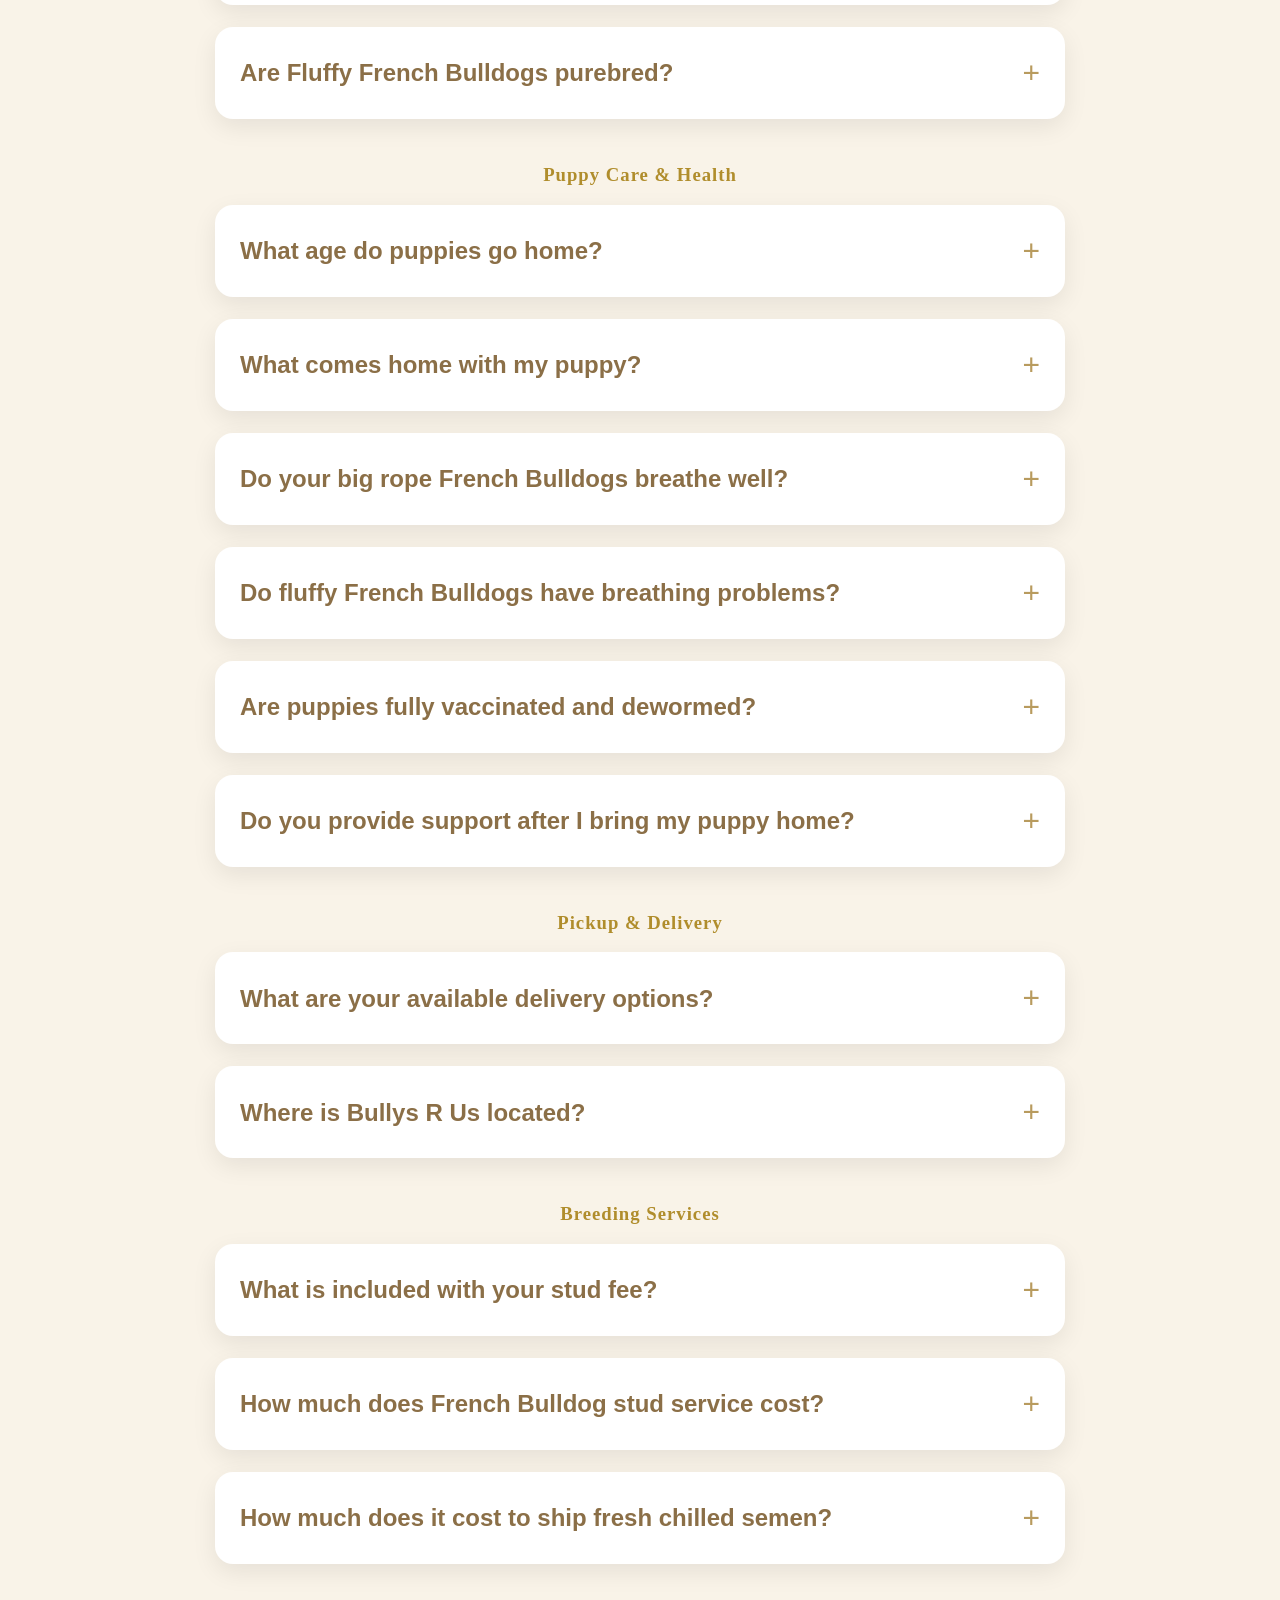
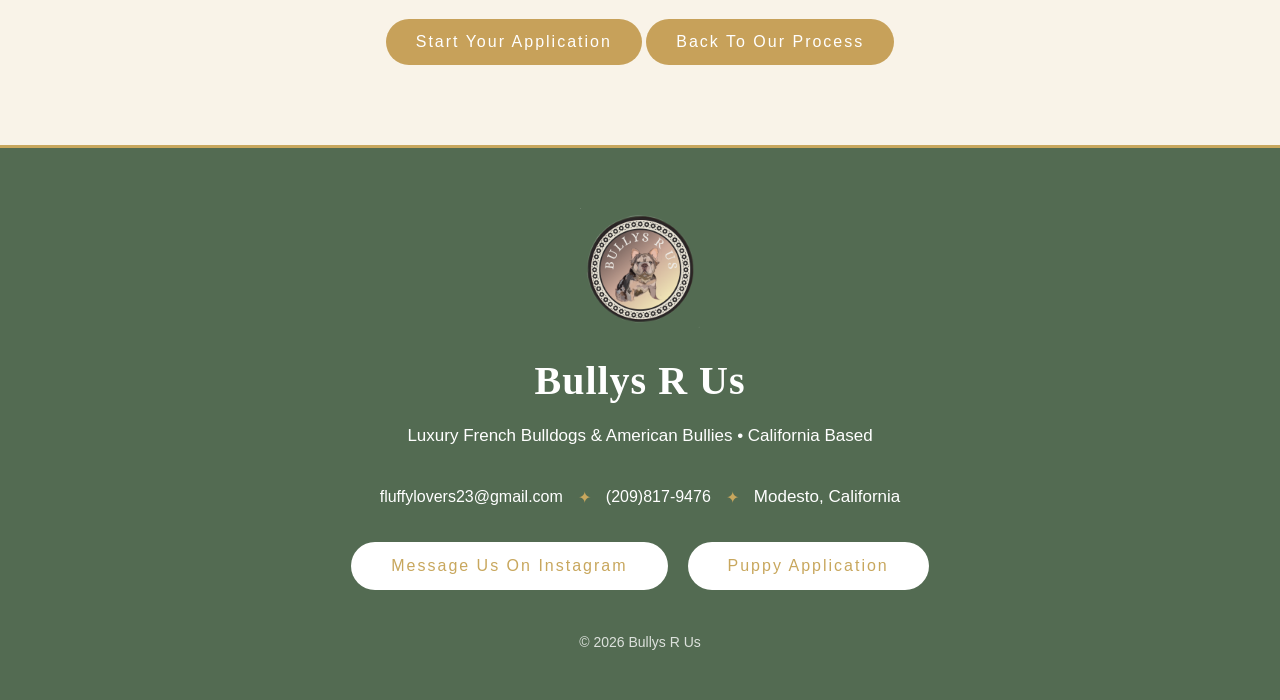
<file: faq.html>
<!DOCTYPE html>
<html>

<head>

<meta charset="UTF-8">
<title>French Bulldog & American Bully Breeder FAQ | Bullys R Us</title>
<meta name="description" content="Frequently asked questions about French Bulldogs and American Bullies in California, including puppy reservations, pricing, health care, delivery, registration, and upcoming puppies.">

<link rel="canonical" href="https://bullysrus.github.io/bullysrus/faq.html">
<link rel="stylesheet" href="style.css">

</head>


<body>


<header>

<div class="logo-area">

<img src="images/Bullys.png" class="small-logo" alt="Bullys R Us Logo">

<h1>Bullys R Us</h1>

</div>


<nav>
<a href="index.html">Home</a>
<a href="puppies.html">Puppies</a>
<a href="studs.html">Studs</a>
<a href="females.html">Females</a>
<a href="gallery.html">Gallery</a>
<a href="behind.html">Behind The Scenes</a>
<a href="process.html">Our Process</a>
</nav>



</header>



<section class="process-page">


<h1>Frequently Asked Questions</h1>


<p>
We know bringing home a new puppy is a big decision. 
Below are some commonly asked questions about our puppies, reservation process, and what you can expect when welcoming a Bullys R Us puppy into your family.
</p>



<div class="faq-container">



  
<h3 class="faq-category">Puppy Availability & Reservations</h3>



<div class="faq-item">

<button class="faq-question">
How do I reserve a puppy?
<span>+</span>
</button>

<div class="faq-answer">
<p>
Our puppies are reserved on a first-come, first-served basis. A small deposit is required to secure your chosen companion. 
We accept secure payment options including but not limited to Zelle, Cashapp, and ApplePay. We welcome families to meet their puppy in person or FaceTime
before making their reservation. Once a deposit has been placed, we are able to hold your puppy for a maximum of two weeks while final arrangements are made. 

  <br>
</p>
</div>

</div>


  
<div class="faq-item">

<button class="faq-question">
Do you currently have puppies available?
<span>+</span>
</button>

<div class="faq-answer">
<p>
We do not currently have puppies available. Our next French Bulldog litter is expected in late 2026 to early 2027.
Families interested in a future Bullys R Us puppy are welcome to submit our puppy application to begin the process.
</p>
</div>

</div>


<div class="faq-item">

<button class="faq-question">
Can I meet the puppies before choosing one?
<span>+</span>
</button>

<div class="faq-answer">
<p>
Yes! Families are welcome to schedule an in-person visit or FaceTime video call to meet available puppies.
</p>
</div>

</div>
  


  

<div class="faq-item">

<button class="faq-question">
Can I reserve a puppy at 1 week old?
<span>+</span>
</button>

<div class="faq-answer">
<p>
Individual puppies are available to reserve starting at 4 weeks old. Reservations are accepted on a first-come, first-served basis with a deposit.
</p>
</div>

</div>





  
<div class="faq-item">

<button class="faq-question">
How much do your puppies cost?
<span>+</span>
</button>

<div class="faq-answer">
<p>
Our puppies typically range from $1,000–$5,000, depending on breed, gender, and individual characteristics. 
  Our male puppies are typically priced lower than females. Short-haired French Bulldogs generally range 
  from $1,000–$2,000, Fluffy French Bulldogs from $1,500–$3,000, Big Rope French Bulldogs from $2,500–$5,000,
  and American Bullies from $1,500–$2,500.
</p>
</div>

</div>
  

<div class="faq-item">

<button class="faq-question">
What is your return policy?
<span>+</span>
</button>

<div class="faq-answer">
<p>

After a puppy leaves our care, we can no longer monitor their environment, care, or exposures. 
For this reason, we are unable to offer refunds or returns after a puppy has gone home.
Bringing home a puppy is a lifelong commitment, and we understand the transition period can sometimes 
be overwhelming. Puppies need time, patience, and consistency while adjusting to their new family.
Families are always welcome to reach out with questions or concerns. We are here to provide support throughout their puppy’s life.


</p>
</div>

</div>




<div class="faq-item">

<button class="faq-question">
How much does it cost to reserve a puppy?
<span>+</span>
</button>

<div class="faq-answer">
<p>
We ask for a deposit of 25% of the puppy's purchase price to reserve your chosen companion.
If a puppy is already old enough to go home and you are arranging pickup, a deposit is not required. 
</p>
</div>

</div>

  

<h3 class="faq-category">Registration, Parents, & Breeding</h3>

  
<div class="faq-item">

<button class="faq-question">
Do you offer breeding rights?
<span>+</span>
</button>

<div class="faq-answer">
<p>
Yes, our puppies may be available with full registration and breeding rights. Please contact us for availability.
</p>
</div>

</div>

<div class="faq-item">

<button class="faq-question">
Do your puppies come with registration paperwork?
<span>+</span>
</button>

<div class="faq-answer">
<p>
We provide limited AKC registration with all pups, if requested. 
Breeding rights can be purchased for an additional fee. 
</p>
</div>

</div>

<div class="faq-item">

<button class="faq-question">
Can I meet the parents of a puppy before purchasing?
<span>+</span>
</button>

<div class="faq-answer">
<p>
Yes. Families are welcome to meet the parents of our puppies whenever the parents are part of our own program.
If a litter was produced using an outside stud service, the sire may not be available to meet in person. We will
  always provide plenty of photos and videos of both parents as well.
</p>
</div>

</div>

<div class="faq-item">

<button class="faq-question">
Are Fluffy French Bulldogs purebred?
<span>+</span>
</button>

<div class="faq-answer">
<p>
Yes. Our Fluffy French Bulldogs are all purebred and fully registered with AKC.
The fluffy coat is caused by a naturally occurring genetic trait which influences coat length.
<br>
You may have heard terms such as L1 or L4 when discussing fluffy French Bulldogs. 
These refer to different alleles (genetic variations) associated with coat type.
For a French Bulldog to visibly express the fluffy coat, they must inherit two copies of the fluffy gene. 
This means two short-haired French Bulldogs can carry the gene and produce a fluffy puppy if both parents pass it down.
<br>


</p>
</div>
</div>


  
<h3 class="faq-category">Puppy Care & Health</h3>


<div class="faq-item">

<button class="faq-question">
What age do puppies go home?
<span>+</span>
</button>

<div class="faq-answer">
<p>
Our puppies are ready to go to their forever homes between 8-10 weeks old depending on their individual development.
</p>
</div>

</div>

  
  <div class="faq-item">

<button class="faq-question">
What comes home with my puppy?
<span>+</span>
</button>

<div class="faq-answer">
<p>
All pups go home with their health record, age-appropriate vaccinations, completed deworming, and a small bag of 
food to help make the adjustment to their new home easier.
If registration paperwork has been requested, that will also go home with your puppy.
</p>
</div>

</div>

  
<div class="faq-item">

<button class="faq-question">
Do your big rope French Bulldogs breathe well?
<span>+</span>
</button>

<div class="faq-answer">
<p>

Yes. Our big rope French Bulldogs are selected with health and function as a priority. Like all French Bulldogs, 
they are a brachycephalic breed, meaning they naturally have shorter noses and compact airways.

Because of this, we believe responsible breeding should focus on structure, airway health, and overall quality of life. 
We carefully consider health and function when choosing breeding prospects and avoid pairings that may increase the 
likelihood of excessively oversized ropes, such as breeding two big ropes together.

</p>
</div>

</div>


  
<div class="faq-item">

<button class="faq-question">
Do fluffy French Bulldogs have breathing problems?
<span>+</span>
</button>

<div class="faq-answer">
<p>

Fluffy French Bulldogs do not automatically have breathing problems. Like all French Bulldogs,
their breathing ability comes down to their individual structure, airway health, and responsible breeding decisions — not simply their coat type.

A fluffy coat does not determine whether a French Bulldog can breathe comfortably.
Because all French Bulldogs can be sensitive to heat, we encourage families to practice proper heat safety,
including avoiding excessive heat, providing shade and water, and monitoring activity during warmer temperatures.

</p>
</div>

</div>

  



<div class="faq-item">

<button class="faq-question">
Are puppies fully vaccinated and dewormed?
<span>+</span>
</button>

<div class="faq-answer">
<p>
All puppies will go home with their 
  age-appropriate vaccinations, providing protection against Parvovirus, Distemper, Adenovirus, and Parainfluenza. 
  We deworm all pups 4 times, beginning at 2 weeks and ending at 8 weeks. Each puppy will also come home with a detailed health record documenting their vaccinations, deworming treatments, and care history. 
  This allows every family to have a clear understanding of their puppy’s health journey from the very beginning.
  <br>
</p>
</div>

</div>


<div class="faq-item">

<button class="faq-question">
Do you provide support after I bring my puppy home?
<span>+</span>
</button>

<div class="faq-answer">
<p>
Absolutely. We are always happy to answer questions about training, nutrition, and puppy care. 
  We also love receiving photo updates!
</p>
</div>

</div>



  
<h3 class="faq-category">Pickup & Delivery</h3>


  
<div class="faq-item">

<button class="faq-question">
What are your available delivery options?
<span>+</span>
</button>

<div class="faq-answer">
<p>
Complimentary delivery is available within a 100-mile radius of Modesto, California. For families located out of state, we offer hand delivery throughout 
the United States for an additional fee starting at $400. Every puppy is transported with care and safety as our top priority. 
All puppy meetings and handoffs will take place in a secure public location to ensure a safe and comfortable experience for both our families and our puppies. 
  <br>

</p>
</div>

</div>


<div class="faq-item">

<button class="faq-question">
Where is Bullys R Us located?
<span>+</span>
</button>

<div class="faq-answer">
<p>
Bullys R Us is based in Modesto, California, in the Central Valley.
  Families can arrange puppy pickup in Modesto or inquire about our available delivery options.
<br>


</p>
</div>
</div>
  


<h3 class="faq-category">Breeding Services</h3>

<div class="faq-item">

<button class="faq-question">
What is included with your stud fee?
<span>+</span>
</button>

<div class="faq-answer">
<p>
Each stud fee includes three complimentary artificial inseminations for local breedings.
For shipped stud services, the stud fee includes two vials of fresh chilled semen prepared for your female.
Shipping and preparation-related costs are separate.
</p>
</div>

</div>


<div class="faq-item">

<button class="faq-question">
How much does French Bulldog stud service cost?
<span>+</span>
</button>

<div class="faq-answer">
<p>
Our French Bulldog stud fees range from $750–$1,000, depending on the individual stud.
Please contact us for current availability, pricing, and breeding arrangements.
</p>
</div>

</div>
  
<div class="faq-item">

<button class="faq-question">
How much does it cost to ship fresh chilled semen?
<span>+</span>
</button>

<div class="faq-answer">
<p>
Shipping of semen is separate from the stud fee. Our fresh chilled semen shipments start at $200 for U.S. express overnight shipping. 
This fee includes packaging, collection, preparation, and all other resources required to ship. 
International shipments may have additional costs depending on the destination. 
</p>
</div>

</div>
</div>



<a href="application.html" class="gold-button">
Start Your Application
</a>


<a href="process.html" class="gold-button">
Back To Our Process
</a>



</section>





<footer>

<img src="images/Bullys.png" class="footer-logo">

<h3>Bullys R Us</h3>

<p>
Luxury French Bulldogs & American Bullies • California Based
</p>


<div class="footer-contact">

<a href="mailto:fluffylovers23@gmail.com">
fluffylovers23@gmail.com
</a>

<span>✦</span>

<a href="tel:2098179476">
(209)817-9476
</a>

<span>✦</span>

<p>
Modesto, California
</p>

</div>


<div class="footer-buttons">

<a 
class="footer-button"
href="https://instagram.com/bullys_rus_"
target="_blank">
Message Us On Instagram
</a>


<a 
class="footer-button"
href="application.html">
Puppy Application
</a>

</div>


<p class="copyright">
© 2026 Bullys R Us
</p>


</footer>




<script>

const questions = document.querySelectorAll(".faq-question");


questions.forEach(question => {

question.addEventListener("click", () => {

const item = question.parentElement;

item.classList.toggle("active");

});

});


</script>



</body>

</html>
</file>
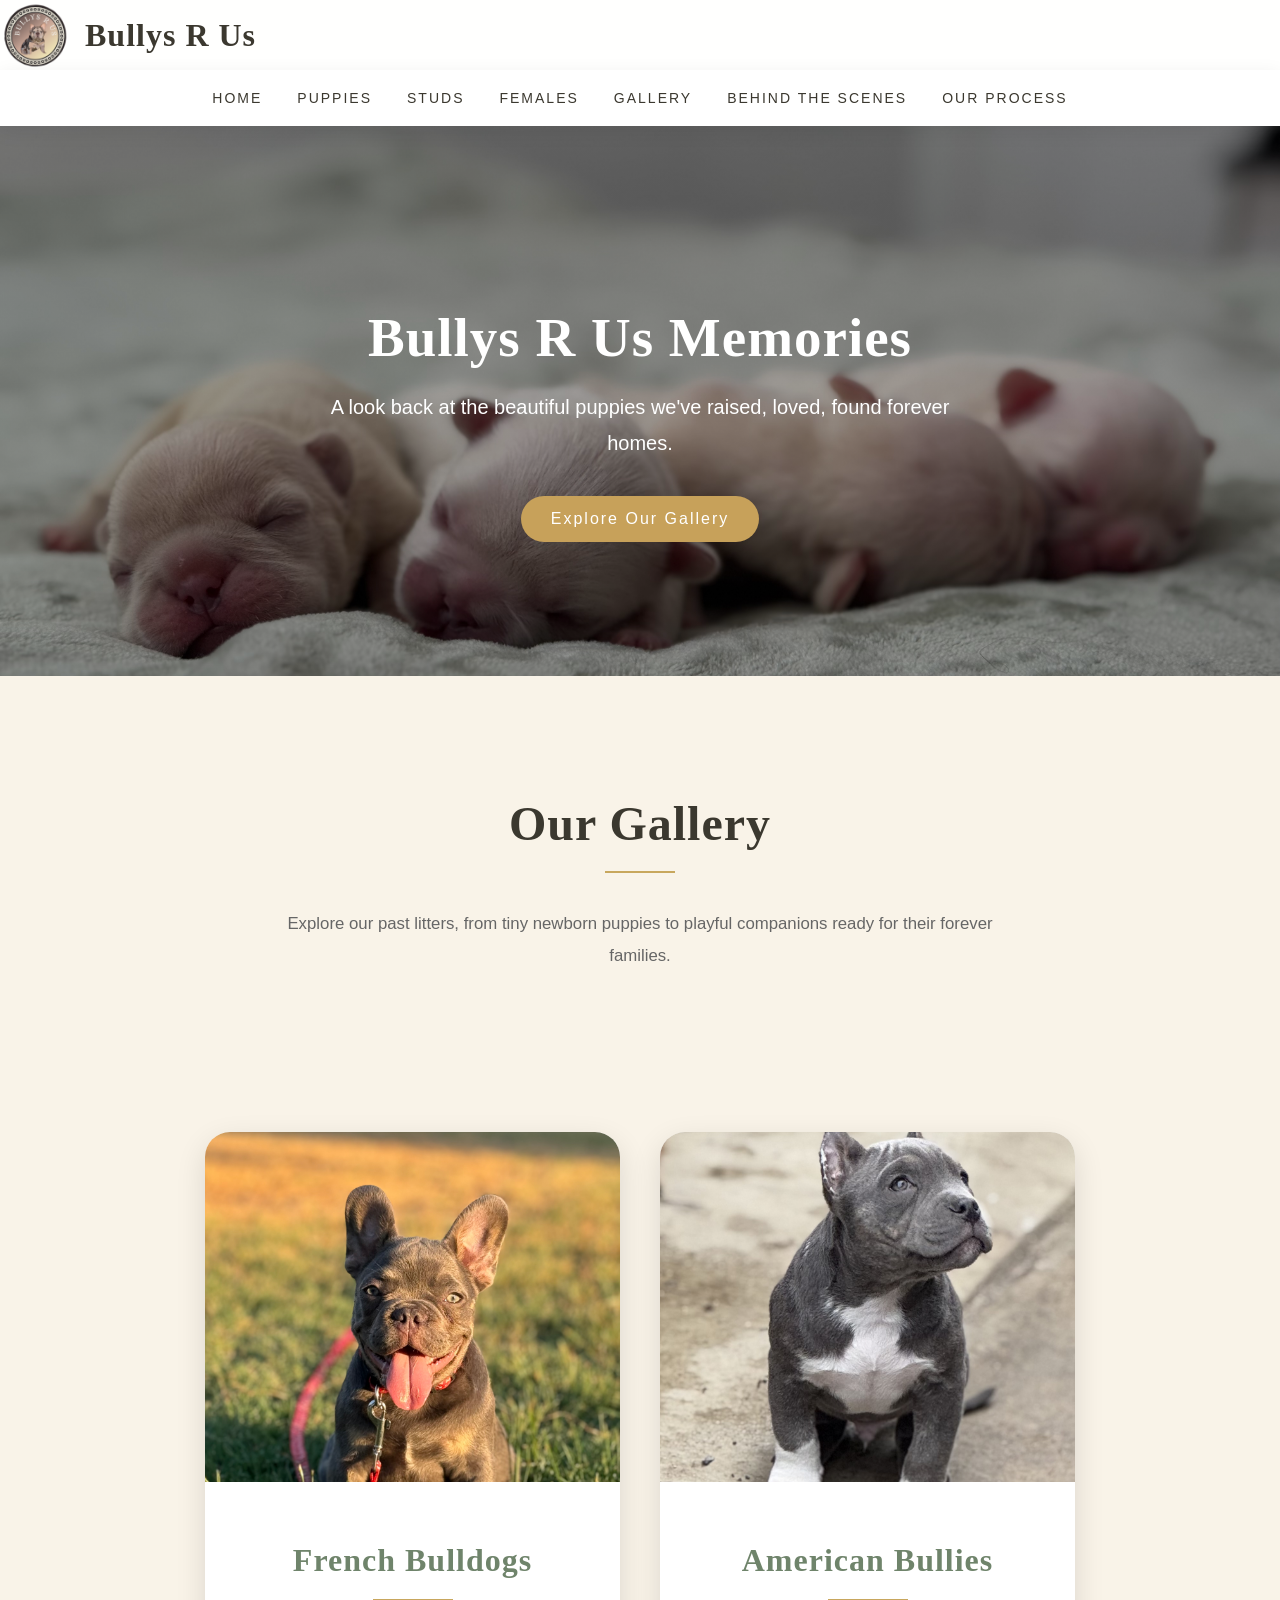
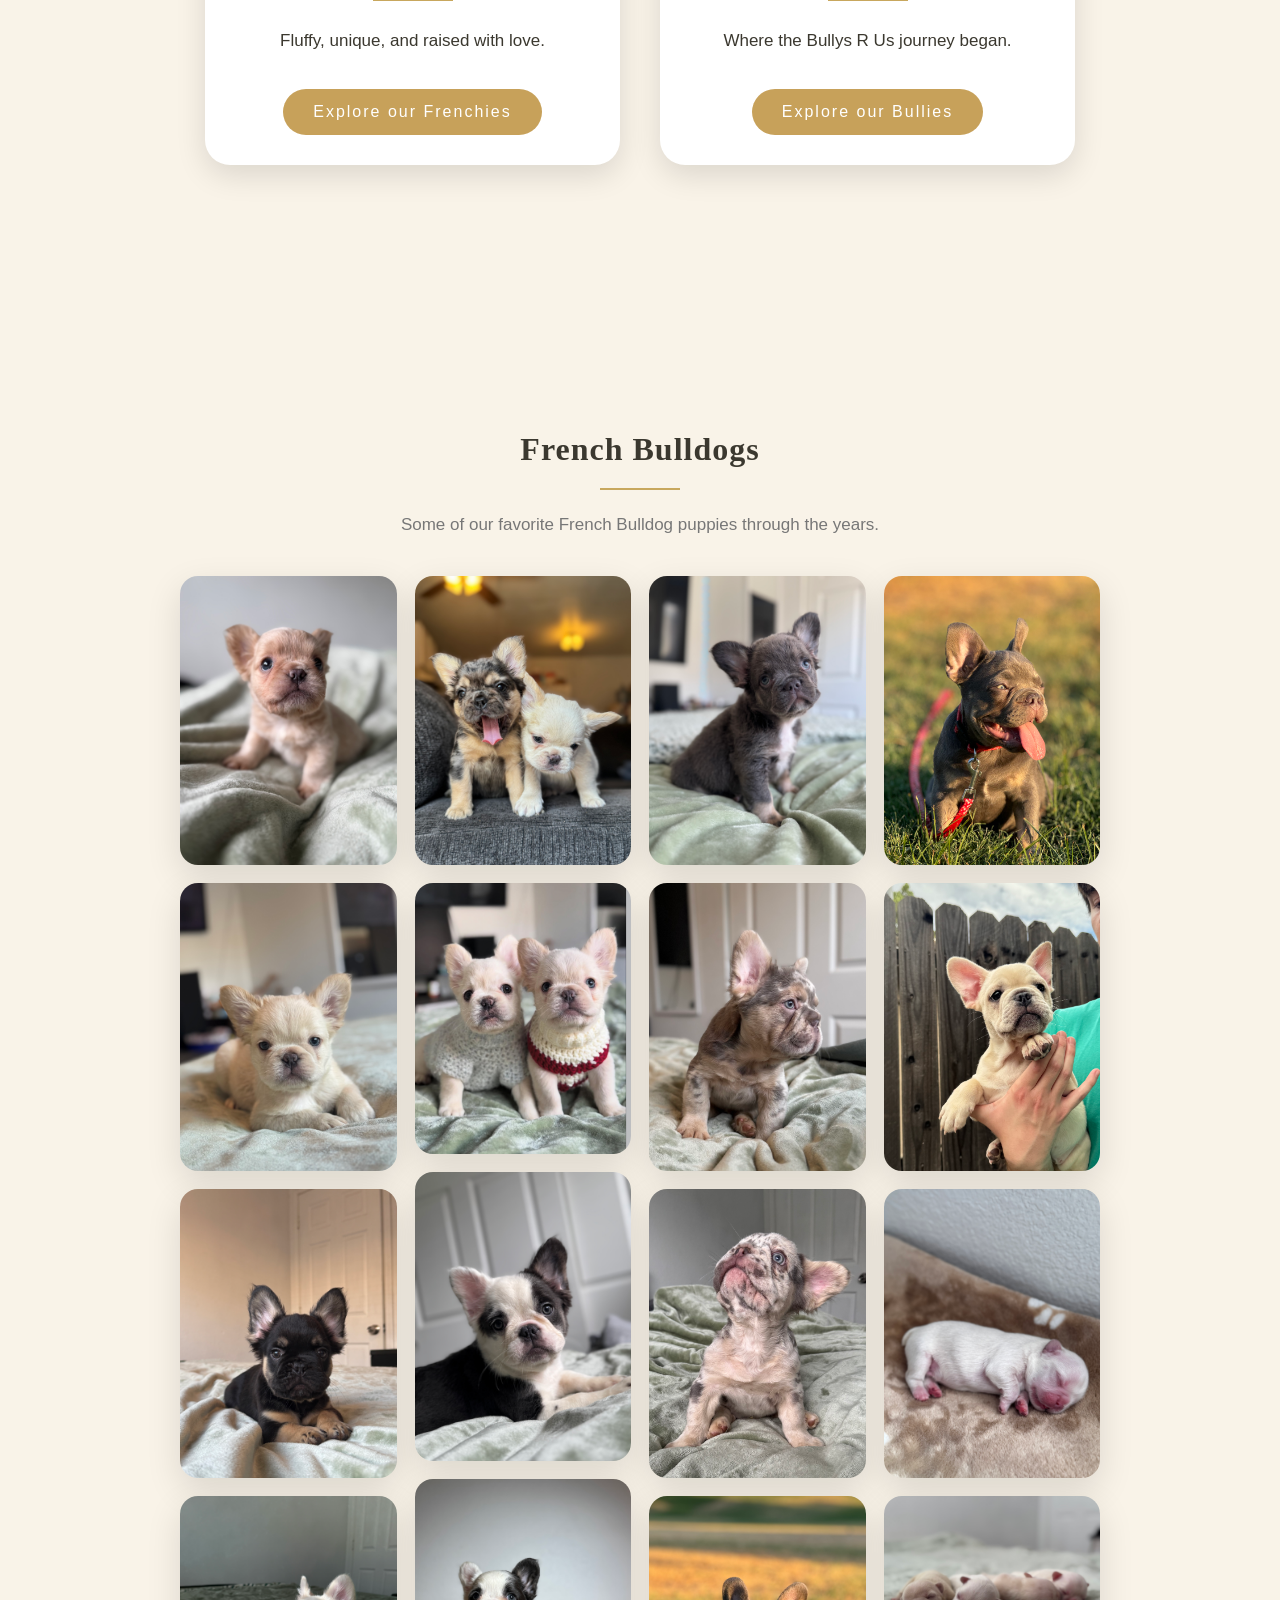
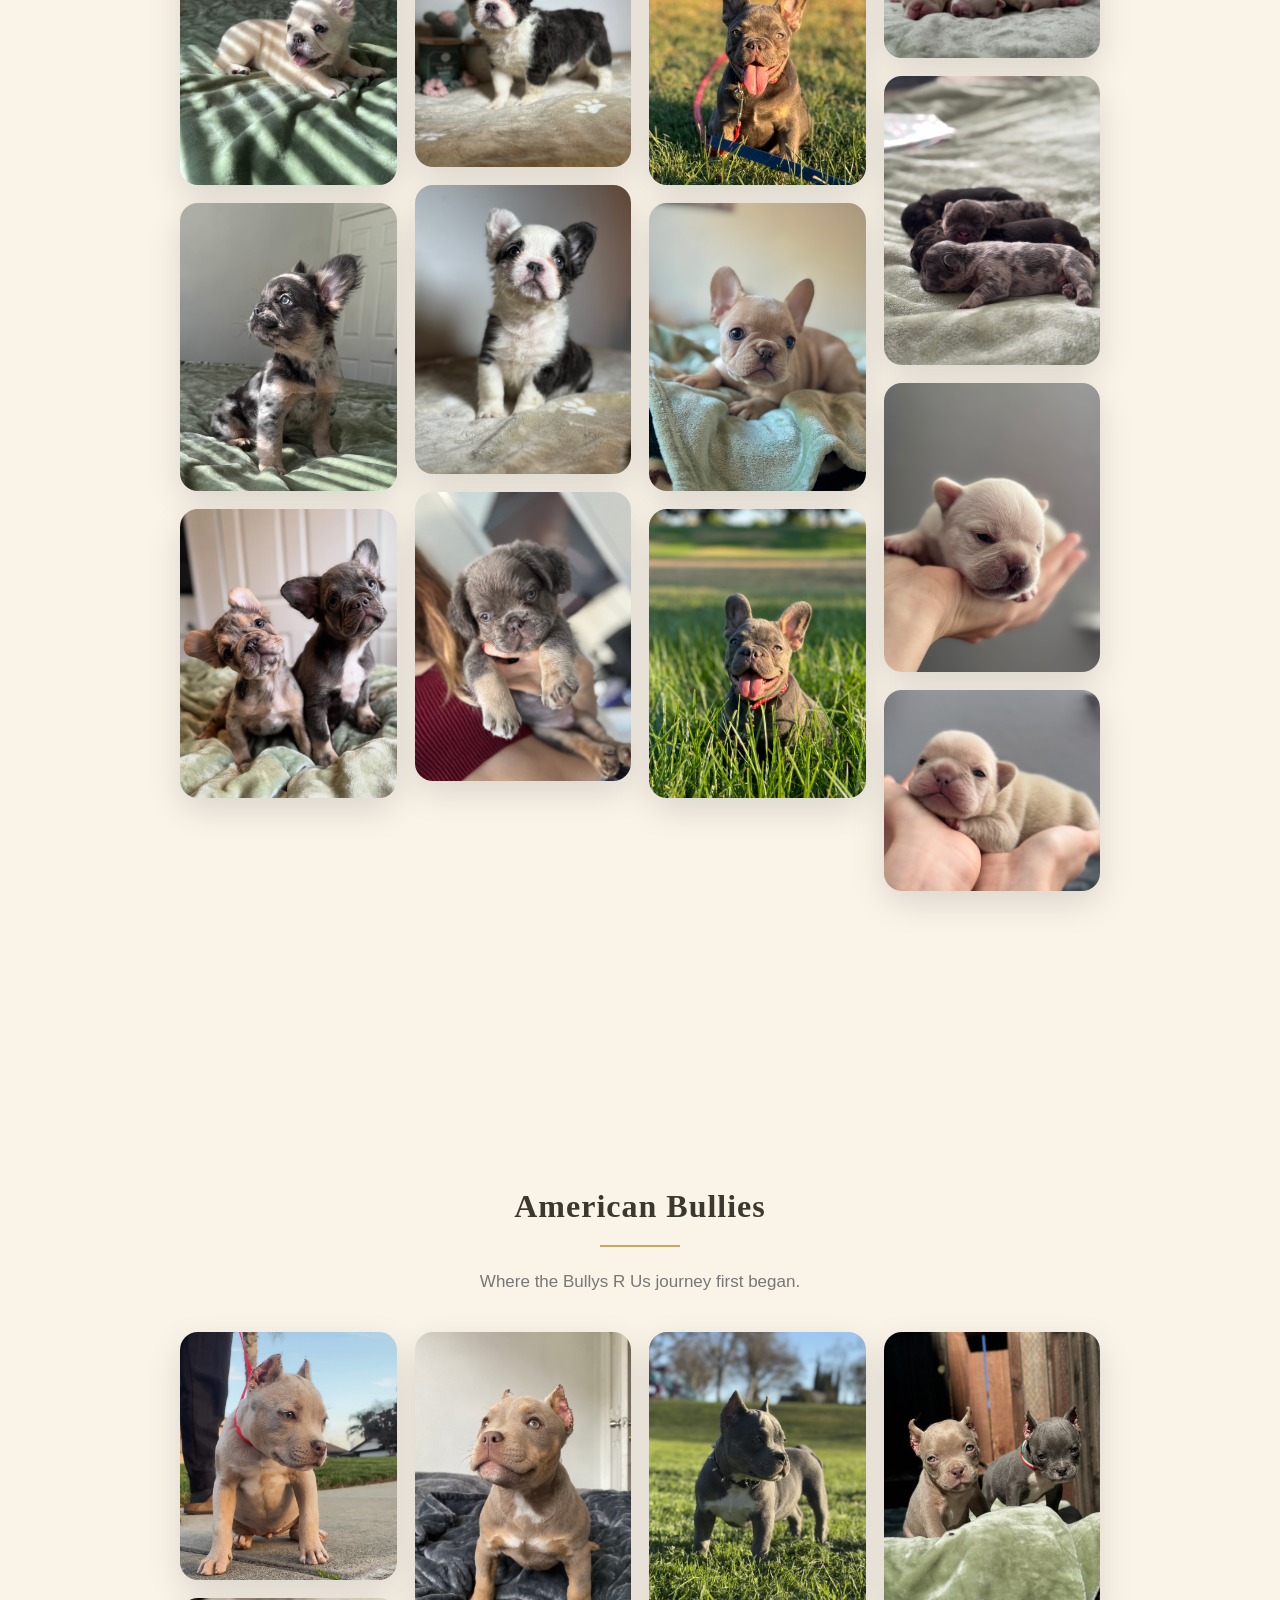
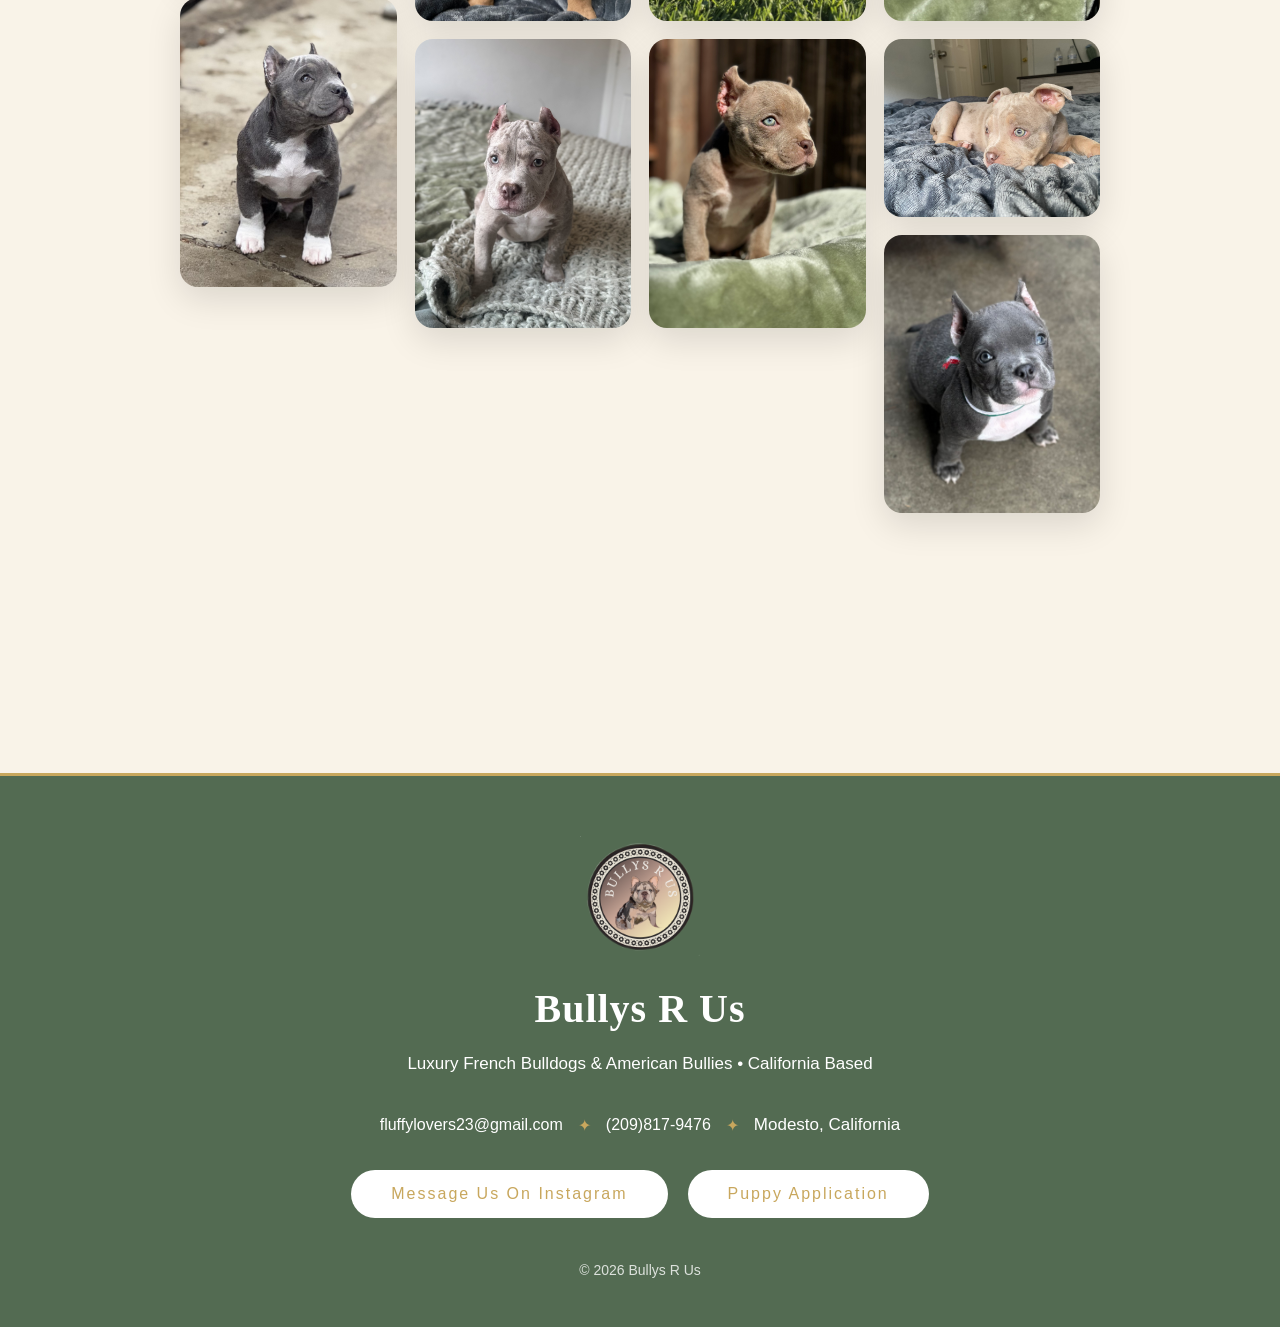
<file: gallery.html>
<!DOCTYPE html>
<html>

<head>
<meta charset="UTF-8">
<title>Gallery | Bullys R Us</title>
<link rel="stylesheet" href="style.css">
</head>


<body>

<header>

<div class="logo-area">

<img src="images/Bullys.png" class="small-logo" alt="Bullys R Us Logo">

<h1>Bullys R Us</h1>

</div>


<nav>
<a href="index.html">Home</a>
<a href="puppies.html">Puppies</a>
<a href="studs.html">Studs</a>
<a href="females.html">Females</a>
<a href="gallery.html">Gallery</a>
<a href="behind.html">Behind The Scenes</a>
<a href="process.html">Our Process</a>
</nav>

</header>


<section class="gallery-hero">

    <div class="gallery-hero-overlay">

        <h1>Bullys R Us Memories</h1>

        <p>
            A look back at the beautiful puppies we've raised,
            loved, found forever homes.
        </p>

        <a href="#gallery-categories" class="gold-button">
            Explore Our Gallery
        </a>

    </div>

</section>




<section class="gallery-page">


<h1>Our Gallery</h1>

<div class="card-divider"></div>


<p class="gallery-intro">
Explore our past litters, from tiny newborn puppies to playful companions ready for their forever families.
</p>




<section id="gallery-categories" class="gallery-cards">


<div class="gallery-card-link">


<img src="images/past-litters/IMG_4743.jpeg" alt="French Bulldog Puppy">


<div class="gallery-card-content">

<h2>French Bulldogs</h2>

<p>
Fluffy, unique, and raised with love.
</p>

<a href="#frenchies" class="gold-button">
Explore our Frenchies
</a>

</div>


</div>





<div class="gallery-card-link">


<img src="images/past-litters/IMG_0268.jpg" alt="American Bully Puppy">


<div class="gallery-card-content">

<h2>American Bullies</h2>

<p>
Where the Bullys R Us journey began.
</p>


<a href="#bullies" class="gold-button">
Explore our Bullies
</a>


</div>


</div>


</section>

<!-- ======================= -->
<!-- FLUFFY FRENCHIES -->
<!-- ======================= -->

<section id="frenchies" class="gallery-category">

<h2>French Bulldogs</h2>

<p class="gallery-description">
Some of our favorite French Bulldog puppies through the years.
</p>

<div class="gallery-grid">

<img src="images/past-litters/IMG_1869.jpeg">
<img src="images/past-litters/IMG_1906.jpg">
<img src="images/past-litters/IMG_3020.jpg">
<img src="images/past-litters/IMG_3269.jpg">
<img src="images/past-litters/IMG_3310.jpg">
<img src="images/past-litters/9B12795A-CC32-4598-9A83-FD7DC6D91467.jpg">
<img src="images/past-litters/IMG_1733.jpg">
<img src="images/past-litters/IMG_2063.PNG">
<img src="images/past-litters/IMG_9657.jpg">
<img src="images/past-litters/IMG_5496.jpeg">
<img src="images/past-litters/IMG_5520.jpeg">
<img src="images/past-litters/IMG_5974.jpeg">
<img src="images/past-litters/IMG_6290.jpeg">
<img src="images/past-litters/IMG_8039.jpeg">
<img src="images/past-litters/IMG_9698.jpeg">
<img src="images/past-litters/IMG_4743.jpeg">
<img src="images/past-litters/IMG_1932.jpeg">
<img src="images/past-litters/IMG_4692.jpeg">
<img src="images/past-litters/IMG_4746.jpeg">
<img src="images/past-litters/IMG_2796.jpeg">
<img src="images/home/IMG_9241.jpeg">
<img src="images/home/IMG_9405.jpeg">
<img src="images/home/IMG_9431.jpeg">
<img src="images/home/IMG_9564.jpeg">
<img src="images/home/IMG_9676.jpeg">
</div>

</section>




<!-- ======================= -->
<!-- AMERICAN BULLIES -->
<!-- ======================= -->

<section id="bullies" class="gallery-category">

<h2>American Bullies</h2>

<p class="gallery-description">
Where the Bullys R Us journey first began.
</p>

<div class="gallery-grid">

<img src="images/past-litters/0E3101D8-CC0F-4831-9525-21C2F0FE2F1A_Original.JPG">
<img src="images/past-litters/IMG_0268.jpg">
<img src="images/past-litters/IMG_7641_Original.jpeg">
<img src="images/past-litters/IMG_0419.jpg">
<img src="images/past-litters/IMG_1208.jpg">
<img src="images/past-litters/IMG_8656.jpeg">
<img src="images/past-litters/IMG_8676.jpeg">
<img src="images/past-litters/IMG_7248_Original.jpeg">
<img src="images/past-litters/IMG_9088.jpeg">

</div>

</section>

</section>



<!-- LIGHTBOX -->

<div id="lightbox">

<span id="close-lightbox">&times;</span>

<img id="lightbox-image">

<button id="prev-image">&#10094;</button>

<button id="next-image">&#10095;</button>

</div>

<footer>

<img src="images/Bullys.png" class="footer-logo">

<h3>Bullys R Us</h3>

<p>
Luxury French Bulldogs & American Bullies • California Based
</p>


<div class="footer-contact">

<a href="mailto:fluffylovers23@gmail.com">
fluffylovers23@gmail.com
</a>

<span>✦</span>

<a href="tel:2098179476">
(209)817-9476
</a>

<span>✦</span>

<p>
Modesto, California
</p>

</div>


<div class="footer-buttons">

<a 
class="footer-button"
href="https://instagram.com/bullys_rus_"
target="_blank">
Message Us On Instagram
</a>


<a 
class="footer-button"
href="application.html">
Puppy Application
</a>

</div>


<p class="copyright">
© 2026 Bullys R Us
</p>


</footer>


<script src="script.js"></script>

</body>

</html>
</file>
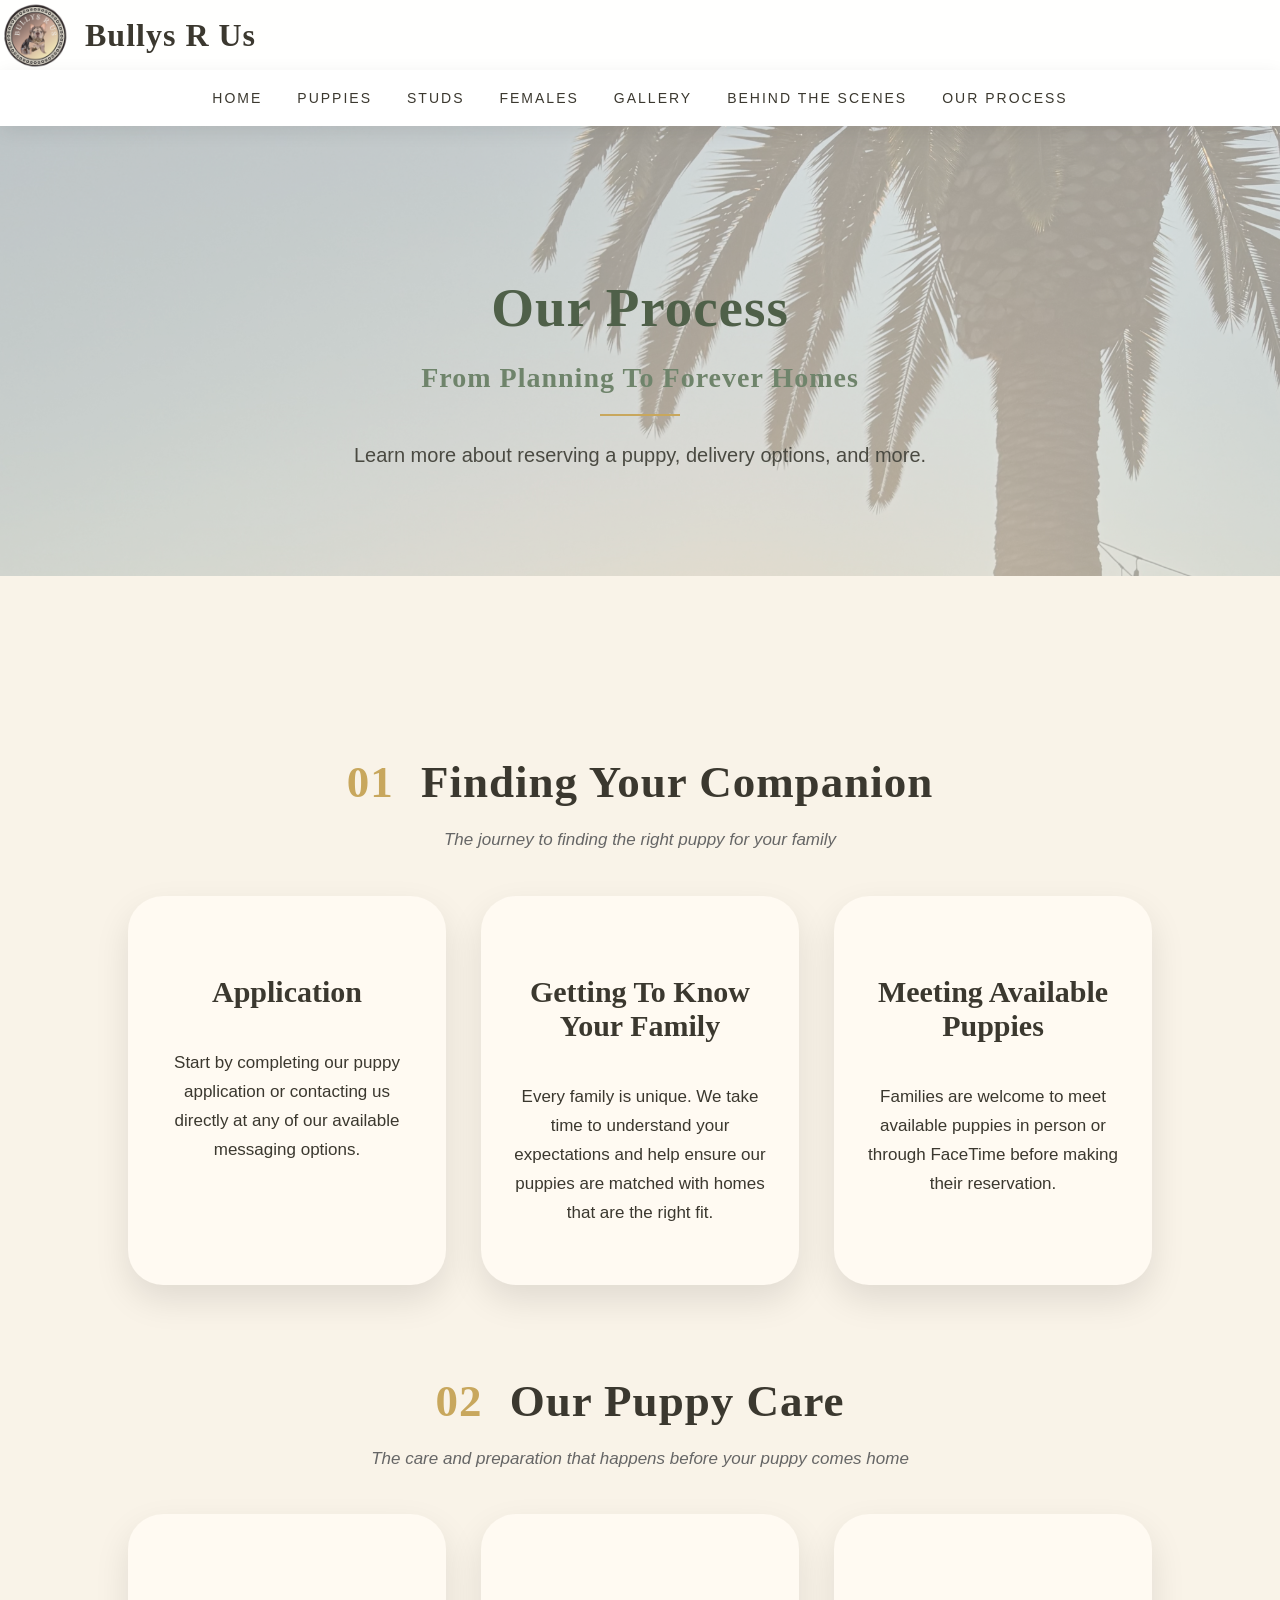
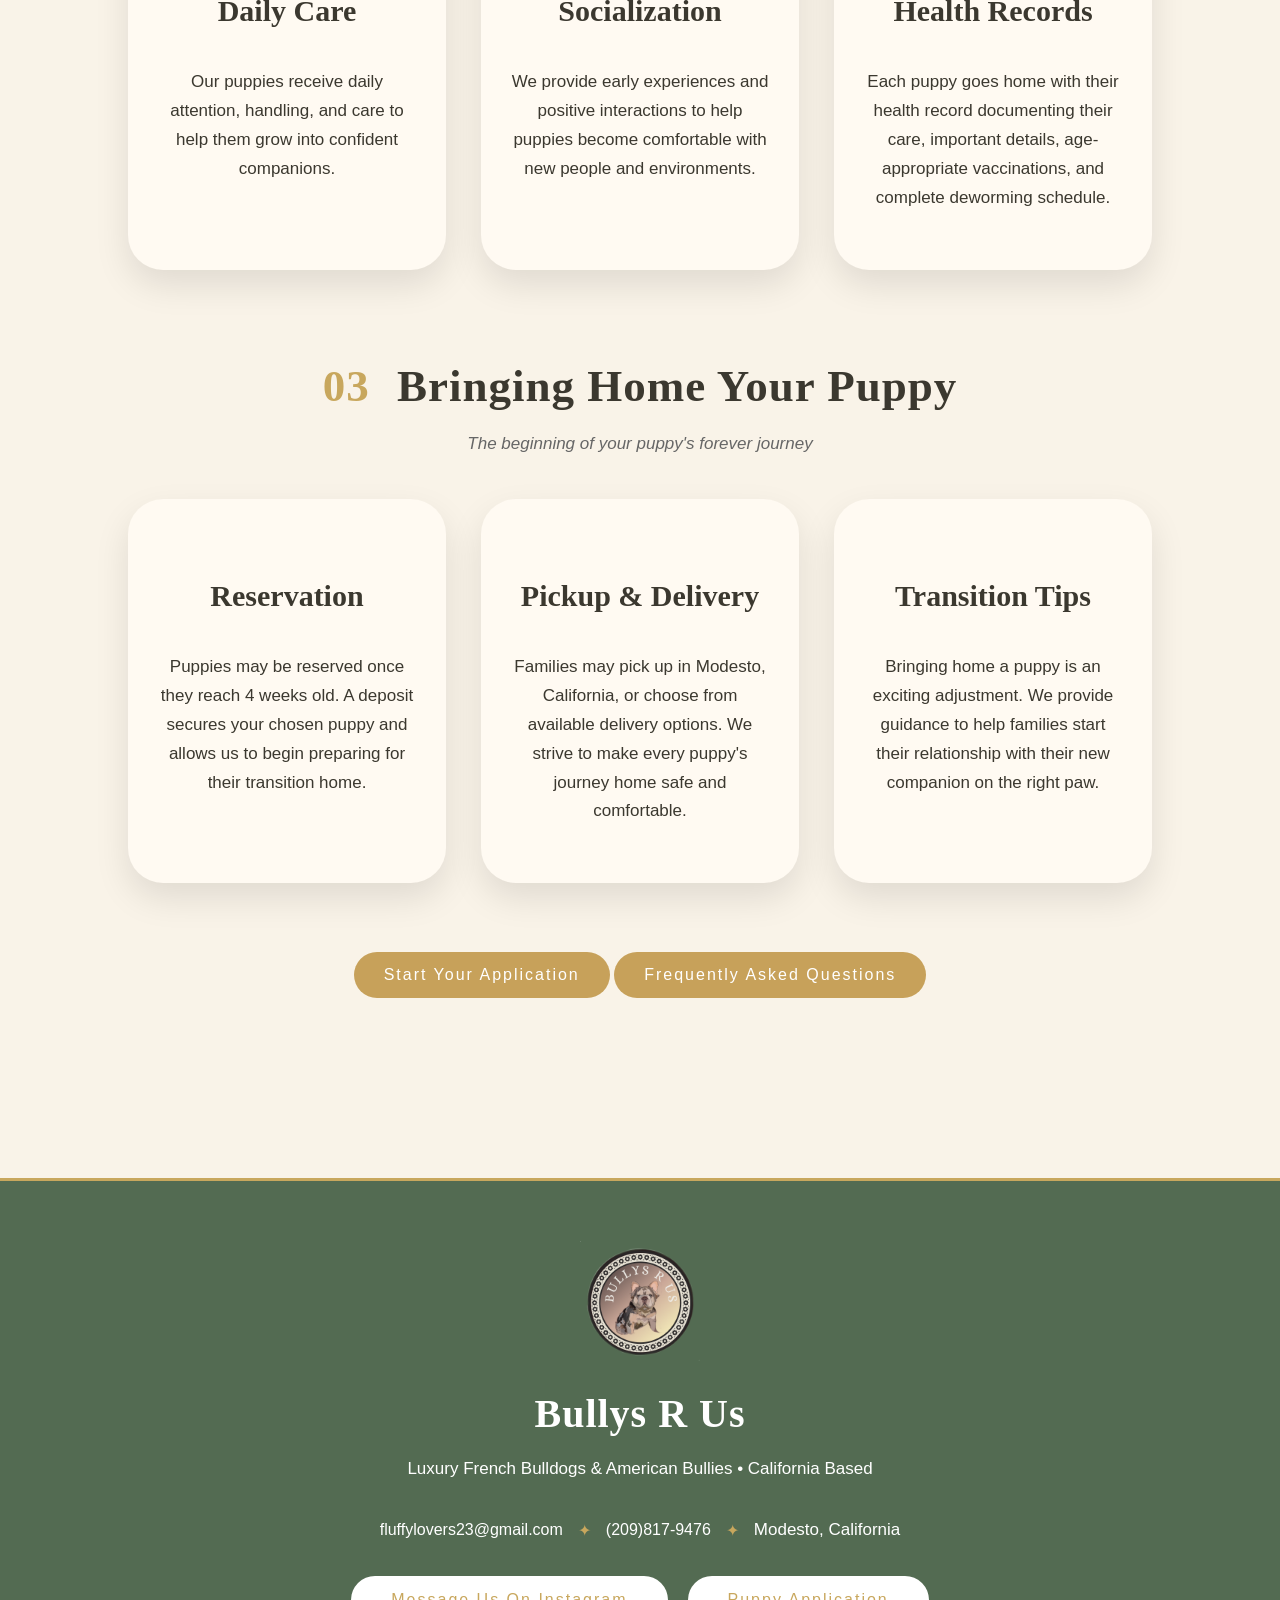
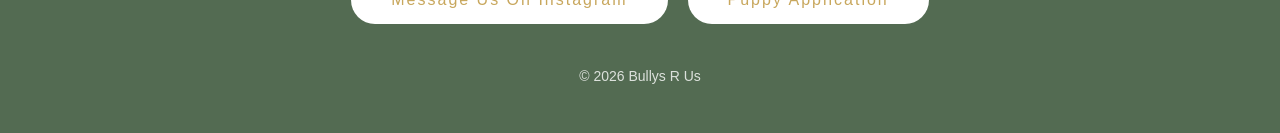
<file: process.html>
<!DOCTYPE html>
<html>

<head>
<meta charset="UTF-8">
<title>Our Process | Bullys R Us</title>
<link rel="stylesheet" href="style.css">
</head>


<body>

<header>

<div class="logo-area">

<img src="images/Bullys.png" class="small-logo" alt="Bullys R Us Logo">

<h1>Bullys R Us</h1>

</div>


<nav>
<a href="index.html">Home</a>
<a href="puppies.html">Puppies</a>
<a href="studs.html">Studs</a>
<a href="females.html">Females</a>
<a href="gallery.html">Gallery</a>
<a href="behind.html">Behind The Scenes</a>
<a href="process.html">Our Process</a>
</nav>

</header>


<section class="inner-hero" style="background-image:url('images/IMG_2601.jpeg');">

<div class="inner-hero-overlay"></div>

<div class="inner-hero-content">

<h1>Our Process</h1>

<h2>From Planning To Forever Homes</h2>

<p>
Learn more about reserving a puppy, delivery options, and more.
</p>

</div>

</section>

<section class="process-content">
 
<div class="process-section">

<h3 class="process-title">
<span>01</span>
Finding Your Companion
</h3>

<p class="section-subtitle">
The journey to finding the right puppy for your family
</p>


<div class="process-grid">

<div class="process-card">
<h4>Application</h4>
<p>
Start by completing our puppy application or contacting us directly at any of our available messaging options. 
</p>
</div>


<div class="process-card">
<h4>Getting To Know Your Family</h4>
<p>
Every family is unique. We take time to understand your expectations and help ensure
our puppies are matched with homes that are the right fit.
</p>
</div>


<div class="process-card">
<h4>Meeting Available Puppies</h4>
<p>
Families are welcome to meet available puppies in person or through FaceTime before
making their reservation.
</p>
</div>



</div>




<div class="process-section">

<h3 class="process-title">
<span>02</span>
Our Puppy Care
</h3>

<p class="section-subtitle">
The care and preparation that happens before your puppy comes home
</p>


<div class="process-grid">

<div class="process-card">
<h4>Daily Care</h4>
<p>
Our puppies receive daily attention, handling, and care to help them grow into
confident companions.
</p>
</div>



<div class="process-card">
<h4>Socialization</h4>
<p>
We provide early experiences and positive interactions to help puppies become
comfortable with new people and environments.
</p>
</div>


<div class="process-card">
<h4>Health Records</h4>
<p>
Each puppy goes home with their health record documenting their care, important details, age-appropriate vaccinations,
and complete deworming schedule.
</p>
</div>

</div>




<div class="process-section">

<h3 class="process-title">
<span>03</span>
Bringing Home Your Puppy
</h3>

<p class="section-subtitle">
The beginning of your puppy's forever journey
</p>


<div class="process-grid">


<div class="process-card">
<h4>Reservation</h4>
<p>
Puppies may be reserved once they reach 4 weeks old. A deposit secures your chosen puppy and
allows us to begin preparing for their transition home.
</p>
</div>


<div class="process-card">
<h4>Pickup & Delivery</h4>
<p>
Families may pick up in Modesto, California, or choose from available delivery options.
We strive to make every puppy's journey home safe and comfortable.
</p>
</div>


<div class="process-card">
<h4>Transition Tips</h4>
<p>
Bringing home a puppy is an exciting adjustment. We provide guidance to help families
start their relationship with their new companion on the right paw.
</p>
</div>


</div>
 <br><br><br>

<a href="application.html" class="gold-button">
Start Your Application
</a>

<a href="faq.html" class="gold-button">
Frequently Asked Questions
</a>


</section>
<footer>

<img src="images/Bullys.png" class="footer-logo">

<h3>Bullys R Us</h3>

<p>
Luxury French Bulldogs & American Bullies • California Based
</p>


<div class="footer-contact">

<a href="mailto:fluffylovers23@gmail.com">
fluffylovers23@gmail.com
</a>

<span>✦</span>

<a href="tel:2098179476">
(209)817-9476
</a>

<span>✦</span>

<p>
Modesto, California
</p>

</div>


<div class="footer-buttons">

<a 
class="footer-button"
href="https://instagram.com/bullys_rus_"
target="_blank">
Message Us On Instagram
</a>


<a 
class="footer-button"
href="application.html">
Puppy Application
</a>

</div>


<p class="copyright">
© 2026 Bullys R Us
</p>


</footer>


</body>

</html>
</file>
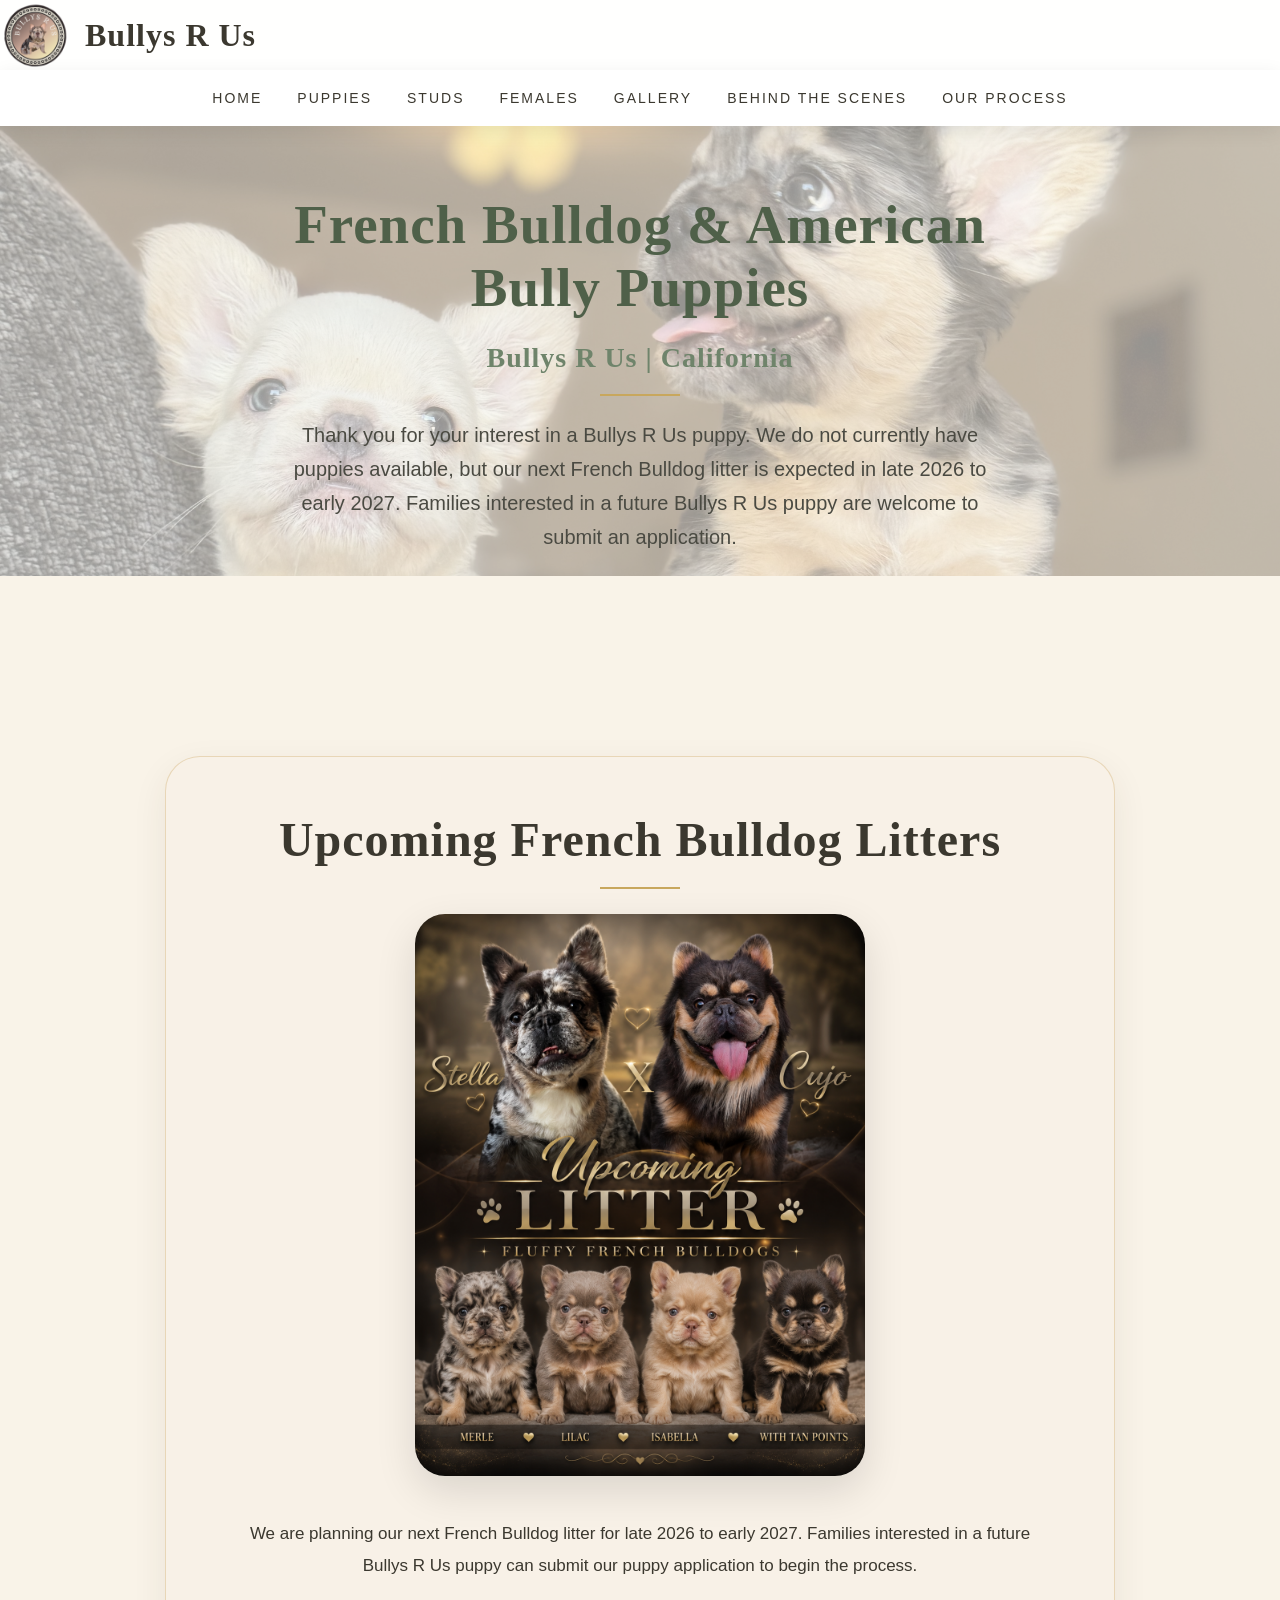
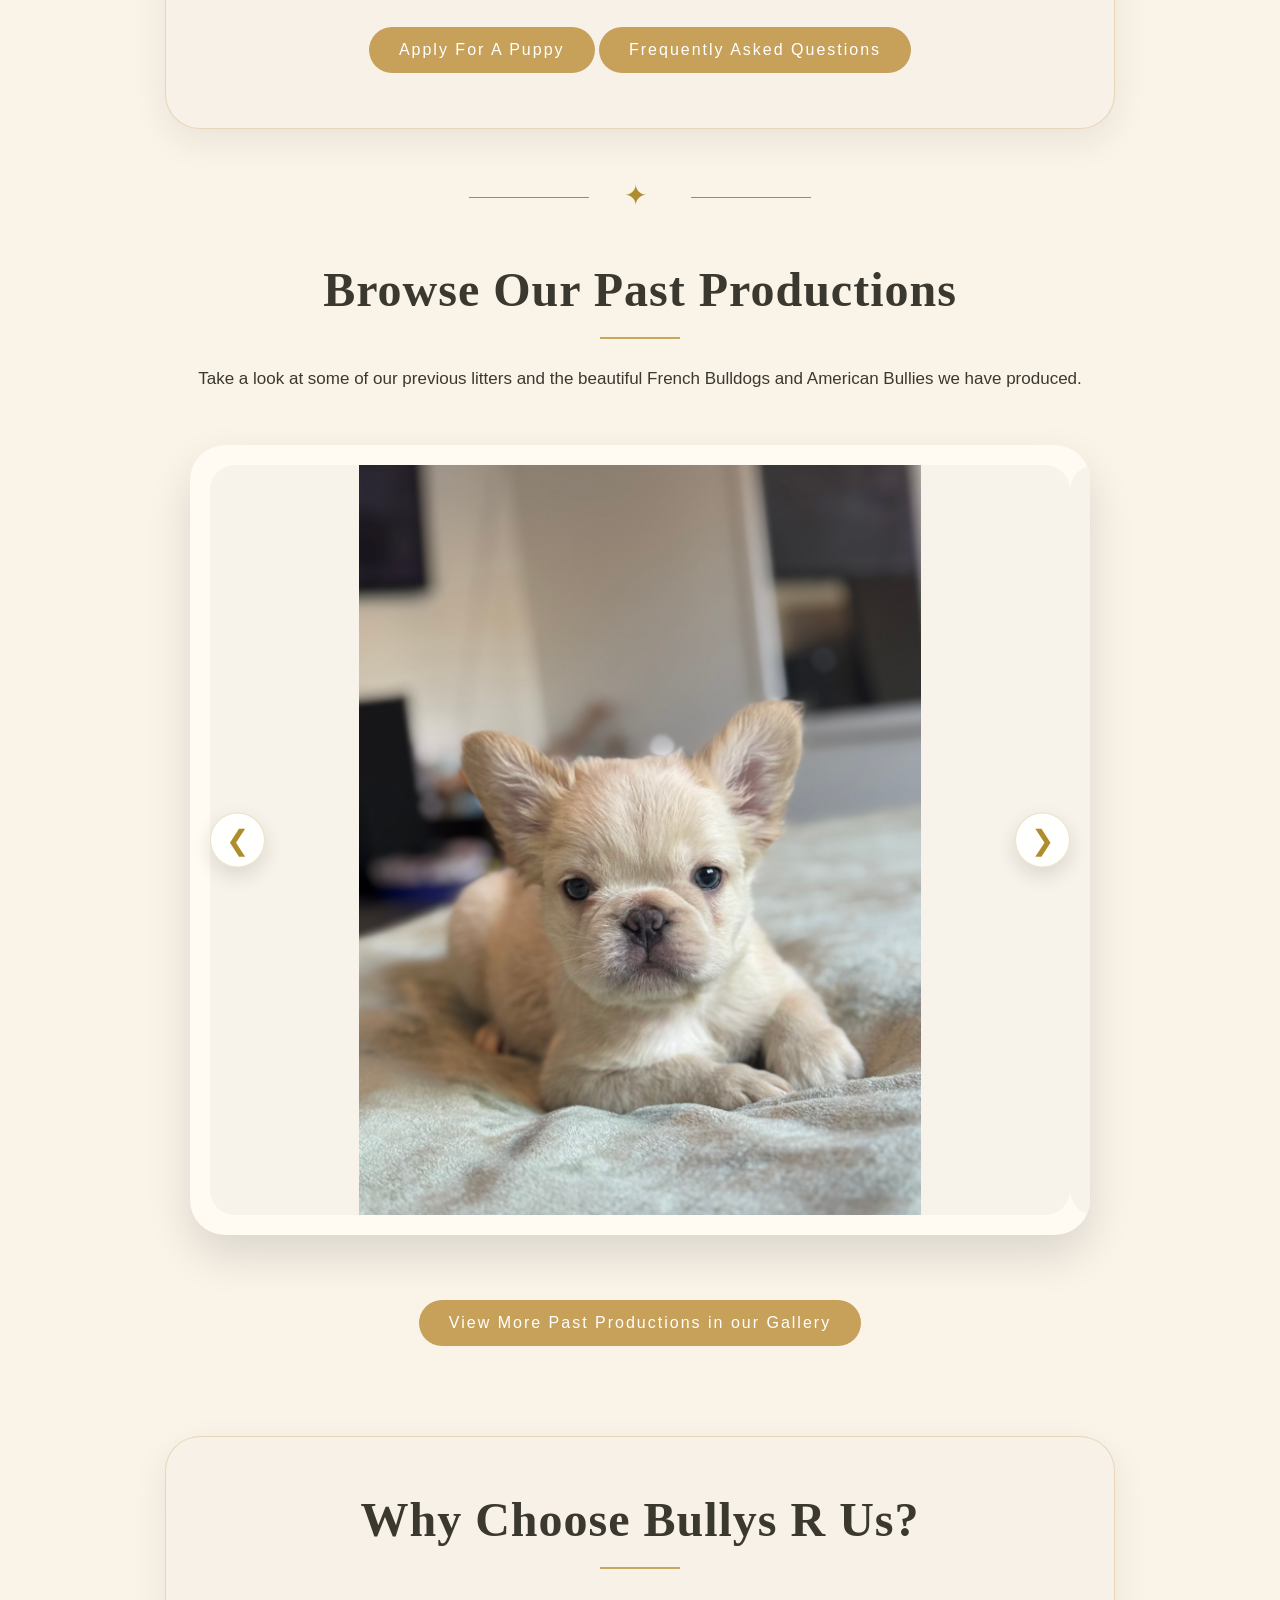
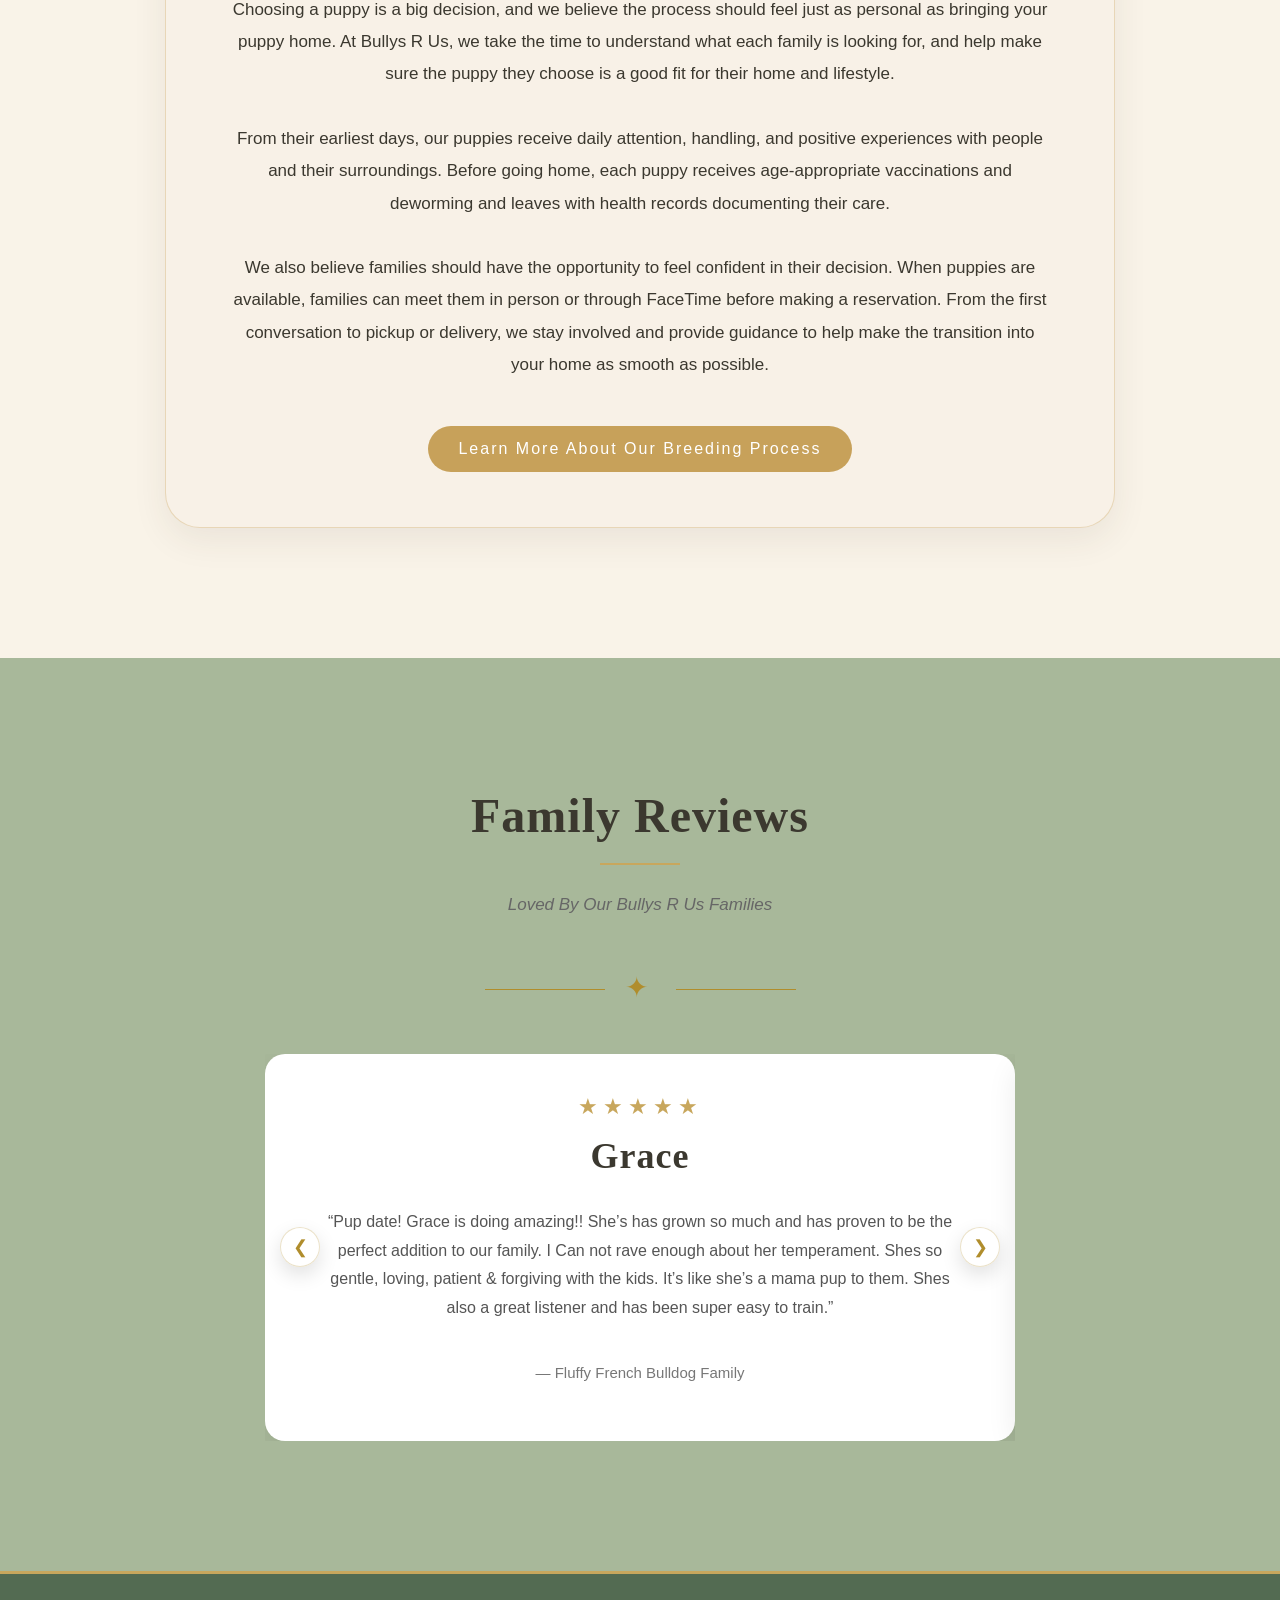
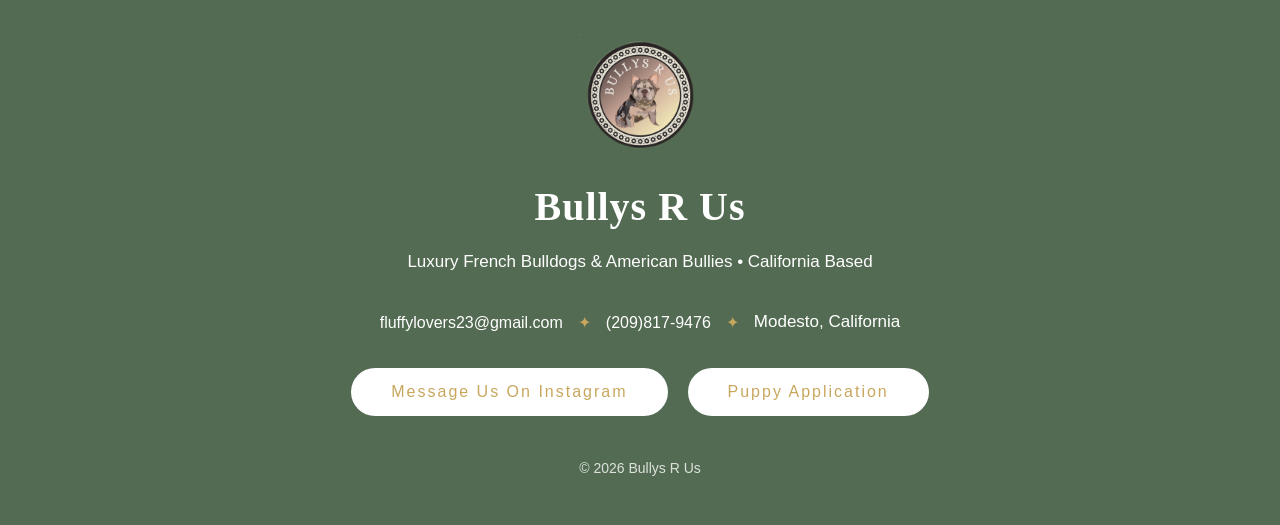
<file: puppies.html>
<!DOCTYPE html>
<html>

<head>

<meta charset="UTF-8">

<title>French Bulldog Puppies for sale in California | Bullys R Us</title>

<meta name="description" content="Bullys R Us is a California French Bulldog and American Bully breeder. 
  Learn about upcoming French Bulldog litters, French Bulldog puppies near me, past puppies, our breeding process, and how to apply for a future puppy.">

<link rel="canonical" href="https://bullysrus.github.io/bullysrus/puppies.html">

<link rel="stylesheet" href="style.css">

</head>

<body>

<header>

<div class="logo-area">

<img src="images/Bullys.png" class="small-logo" alt="Bullys R Us Logo">

<h1>Bullys R Us</h1>

</div>

<nav>
<a href="index.html">Home</a>
<a href="puppies.html">Puppies</a>
<a href="studs.html">Studs</a>
<a href="females.html">Females</a>
<a href="gallery.html">Gallery</a>
<a href="behind.html">Behind The Scenes</a>
<a href="process.html">Our Process</a>
</nav>

</header>




<section class="inner-hero" style="background-image:url('images/past-litters/IMG_1768.jpeg');">

<div class="inner-hero-overlay"></div>

<div class="inner-hero-content">

<h1>French Bulldog & American Bully Puppies</h1>

<h2>Bullys R Us | California</h2>

<p>
Thank you for your interest in a Bullys R Us puppy. We do not currently have puppies available, but our next French Bulldog litter is 
expected in late 2026 to early 2027. Families interested in a future Bullys R Us puppy are welcome to submit an application.

</p>

</div>

</section>


<section class="puppies-content">
<div class="why-choose">
  
<h2>Upcoming French Bulldog Litters</h2>

<p>
<img src="images/IMG_6512.PNG" class="feature" alt="Upcoming French Bulldog litter at Bullys R Us expected late 2026 to early 2027">
</p>
<p>
We are planning our next French Bulldog litter for late 2026 to early 2027. 
Families interested in a future Bullys R Us puppy can submit our puppy application to begin the process.
</p> 
  
<a href="application.html" class="gold-button">
Apply For A Puppy
</a>
 <a href="faq.html" class="gold-button">
Frequently Asked Questions
</a>
  
</div>
  
<div class="divider">
✦
</div>
  
<h2>Browse Our Past Productions</h2>

<p>
Take a look at some of our previous litters and the beautiful French Bulldogs
and American Bullies we have produced.
</p>




<div class="carousel">

<button class="carousel-btn prev">&#10094;</button>

<div class="carousel-track">

<img src="images/past-litters/IMG_1906.jpg" class="carousel-image" alt="French Bulldog puppy produced by Cujo at Bullys R Us">
<img src="images/past-litters/IMG_1733.jpg" class="carousel-image" alt="French Bulldog puppy produced by Cujo at Bullys R Us">
<img src="images/past-litters/IMG_3310.jpg" class="carousel-image" alt="French Bulldog puppy produced by Cujo at Bullys R Us">
<img src="images/past-litters/IMG_2063.PNG" class="carousel-image" alt="French Bulldog puppy produced by Cujo at Bullys R Us">
<img src="images/past-litters/IMG_3020.jpg" class="carousel-image" alt="French Bulldog puppy produced by Cujo at Bullys R Us">
<img src="images/past-litters/IMG_3269.jpg" class="carousel-image" alt="French Bulldog puppy produced by Cujo at Bullys R Us">
<img src="images/past-litters/IMG_1869.jpeg" class="carousel-image" alt="French Bulldog puppy produced by Cujo at Bullys R Us">
<img src="images/past-litters/IMG_1932.jpeg" class="carousel-image" alt="French Bulldog puppy produced by Cujo at Bullys R Us">

</div>

<button class="carousel-btn next">&#10095;</button>

</div>

<a href="gallery.html" class="gold-button">
View More Past Productions in our Gallery
</a>


<div class="why-choose">

<h2>Why Choose Bullys R Us?</h2> 

<p> 
Choosing a puppy is a big decision, and we believe the process should feel just as personal as 
bringing your puppy home. At Bullys R Us, we take the time to understand
what each family is looking for, and help make sure the puppy they choose is a good fit for their home and lifestyle.

<br><br>

From their earliest days, our puppies receive daily 
attention, handling, and positive experiences with people and their surroundings. Before going home, each 
puppy receives age-appropriate vaccinations and deworming and leaves with health records documenting their care.

<br><br>

We also believe families should have the opportunity to feel confident in their decision. When puppies are
available, families can meet them in person or through FaceTime before making a reservation. From the 
first conversation to pickup or delivery, we stay involved and provide guidance to help make the transition 
into your home as smooth as possible.
</p>

<a href="behind.html" class="gold-button">
Learn More About Our Breeding Process
</a>

</div>
  
  </section>
  
<section class="testimonial-section">

<h2>Family Reviews</h2>

<p class="section-subtitle">
Loved By Our Bullys R Us Families
</p>

<div class="divider">✦</div>


<div class="testimonial-carousel">

<button class="carousel-btn prev">&#10094;</button>


<div class="testimonial-track">


<div class="testimonial-card">

<div class="stars">
★★★★★
</div>

<h3 class="puppy-name">
Grace
</h3>

<p>
“Pup date! Grace is doing amazing!! She’s has grown so much and has proven to be the perfect addition to our family.
I Can not rave enough about her temperament. Shes so gentle, loving, patient & forgiving with the kids. It’s like
she’s a mama pup to them. Shes also a great listener and has been super easy to train.”
</p>

<h4>
— Fluffy French Bulldog Family
</h4>

</div>



<div class="testimonial-card">

<div class="stars">
★★★★★
</div>

<h3 class="puppy-name">
Gizmo
</h3>

<p>
“We’re so grateful that you guys sold him to us. He’s definitely one of a kind and we tell everyone about you guys.
He loves the water and going everywhere with us.”
</p>

<h4>
— American Bully Family
</h4>

</div>



<div class="testimonial-card">

<div class="stars">
★★★★★
</div>

<h3 class="puppy-name">
Ash
</h3>

<p>
“Ash is becoming a big favorite in Hollister thank you so much, me and my girlfriend are very happy.
Thank you so much again man. He's the best dog we could’ve ever got.”
</p>

<h4>
— American Bully Family
</h4>

</div>



<div class="testimonial-card">

<div class="stars">
★★★★★
</div>

<h3 class="puppy-name">
Bodie
</h3>

<p>
“This boy is the best. Appreciate you guys working with me. I would've regretted not bringing him home.

Thank you again. We named him BODIE.”
</p>

<h4>
— American Bully Family
</h4>

</div>


</div>


<button class="carousel-btn next">&#10095;</button>


</div>

</section>
  
<footer>

<img src="images/Bullys.png" class="footer-logo">

<h3>Bullys R Us</h3>

<p>
Luxury French Bulldogs & American Bullies • California Based
</p>


<div class="footer-contact">

<a href="mailto:fluffylovers23@gmail.com">
fluffylovers23@gmail.com
</a>

<span>✦</span>

<a href="tel:2098179476">
(209)817-9476
</a>

<span>✦</span>

<p>
Modesto, California
</p>

</div>


<div class="footer-buttons">

<a 
class="footer-button"
href="https://instagram.com/bullys_rus_"
target="_blank">
Message Us On Instagram
</a>


<a 
class="footer-button"
href="application.html">
Puppy Application
</a>

</div>


<p class="copyright">
© 2026 Bullys R Us
</p>


</footer>
<script src="script.js"></script>
</body>

</html>
</file>
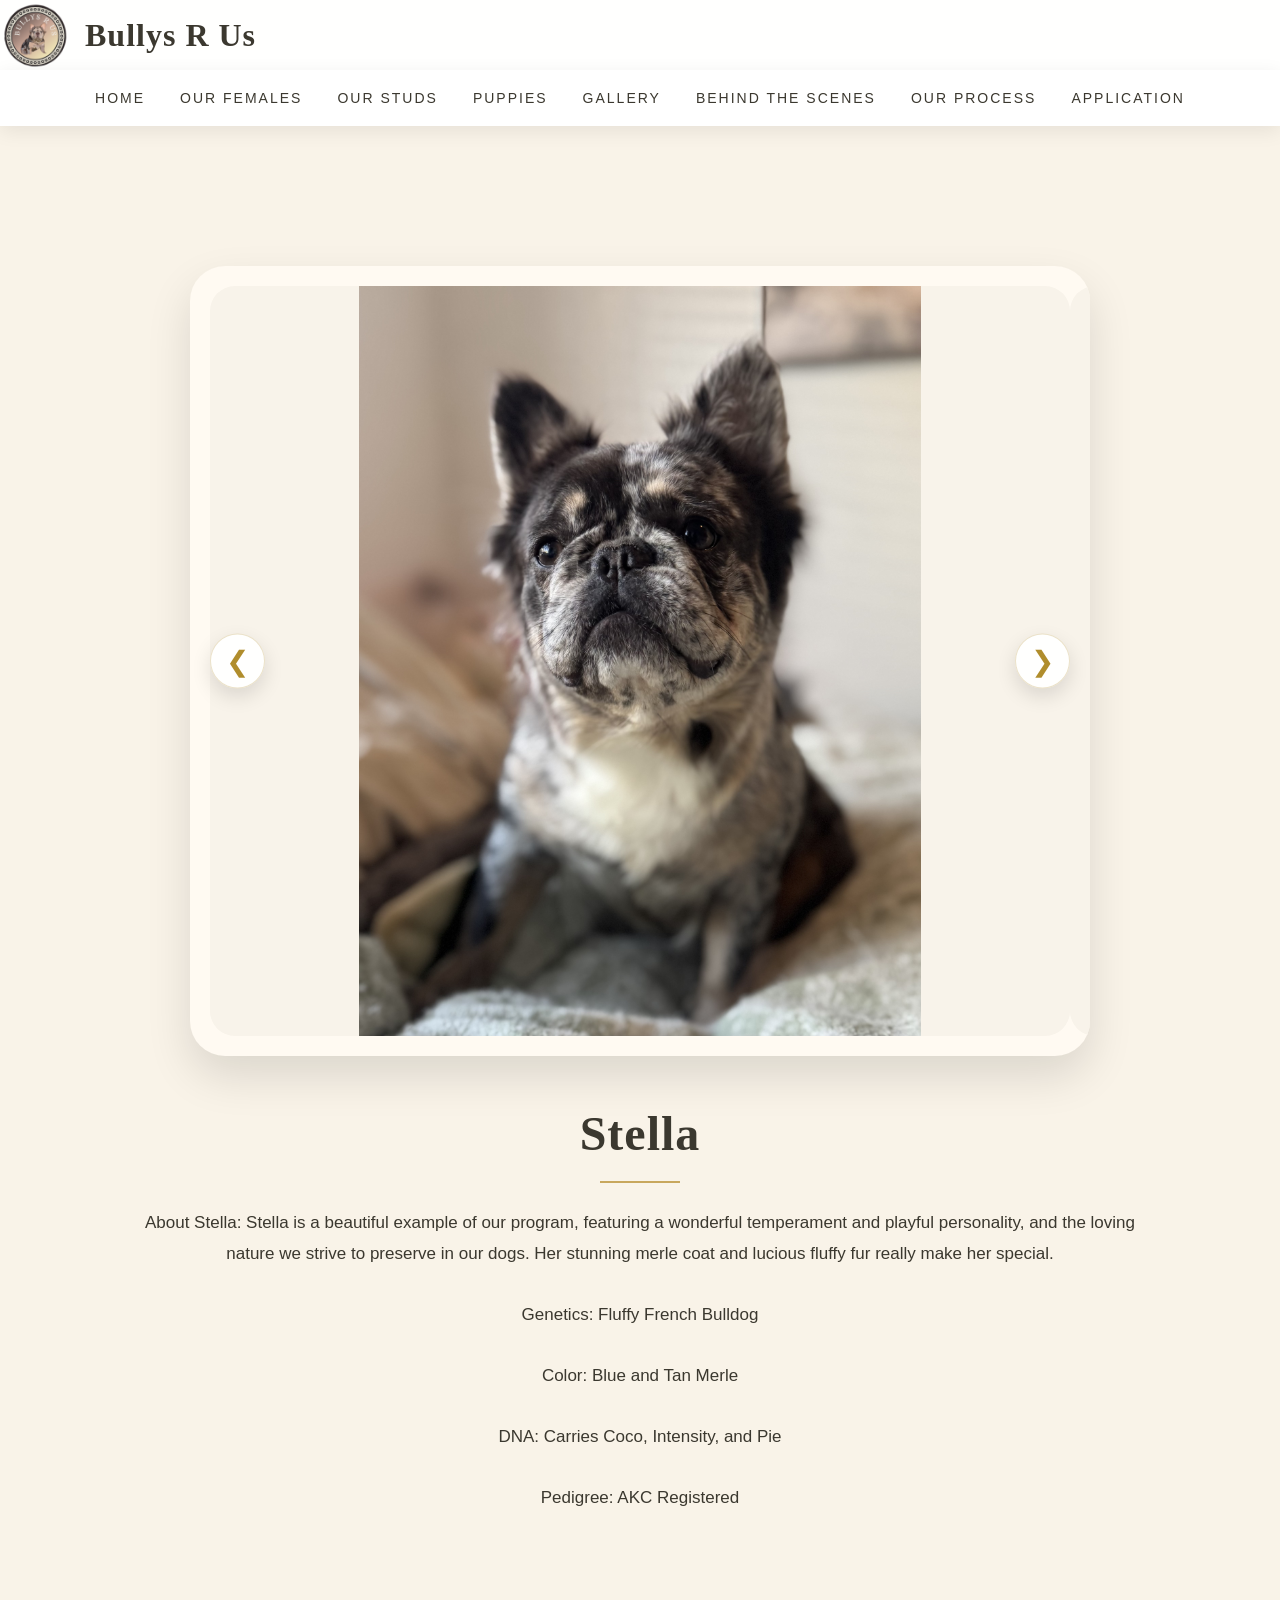
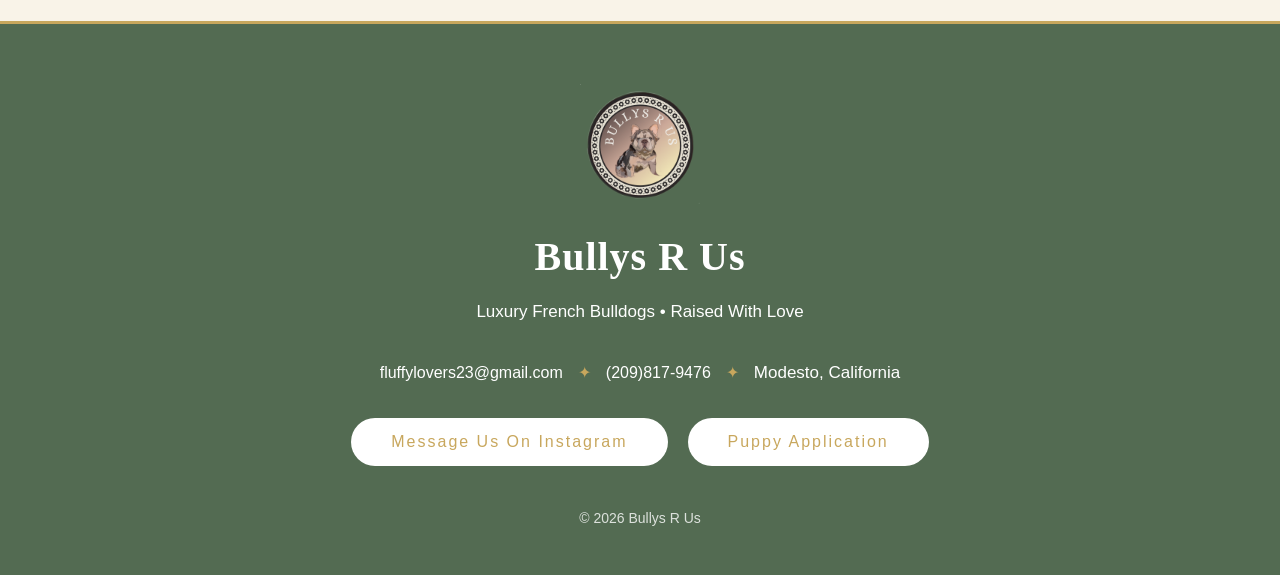
<file: stella.html>
<!DOCTYPE html>
<html>

<head>
<meta charset="UTF-8">
<title>Meet Stella | Bullys R Us</title>
<link rel="stylesheet" href="style.css">
</head>

<body>

<header>

<div class="logo-area">

<img src="images/Bullys.png" class="small-logo" alt="Bullys R Us Logo">

<h1>Bullys R Us</h1>

</div>

<nav>
<a href="index.html">Home</a>
<a href="index.html#dogs">Our Females</a>
<a href="studs.html">Our Studs</a>
<a href="puppies.html">Puppies</a>
<a href="gallery.html">Gallery</a>
<a href="behind.html">Behind The Scenes</a>
<a href="process.html">Our Process</a>
<a href="application.html">Application</a>
</nav>


</header>


<section class="profile-page">

<div class="carousel">

<button class="carousel-btn prev">&#10094;</button>

<div class="carousel-track">

<img src="images/females/IMG_6284.jpg" class="carousel-image">

<img src="images/females/IMG_6286.jpg" class="carousel-image">

<img src="images/females/IMG_6311.jpg" class="carousel-image">

<img src="images/females/IMG_6282.jpg" class="carousel-image">


</div>

<button class="carousel-btn next">&#10095;</button>

</div>

<h2>Stella</h2>

<p>
About Stella: Stella is a beautiful example of our program, 
featuring a wonderful temperament and playful personality,
and the loving nature we strive to preserve in our dogs. 
Her stunning merle coat and lucious fluffy fur really 
make her special.
<br><br>
  
Genetics: Fluffy French Bulldog
<br><br>

Color: Blue and Tan Merle 
<br><br>

DNA: Carries Coco, Intensity, and Pie
<br><br>

Pedigree: AKC Registered
</p>


</section>


<footer>

<img src="images/Bullys.png" class="footer-logo">

<h3>Bullys R Us</h3>

<p>
Luxury French Bulldogs • Raised With Love
</p>


<div class="footer-contact">

<a href="mailto:fluffylovers23@gmail.com">
fluffylovers23@gmail.com
</a>

<span>✦</span>

<a href="tel:2098179476">
(209)817-9476
</a>

<span>✦</span>

<p>
Modesto, California
</p>

</div>


<div class="footer-buttons">

<a 
class="footer-button"
href="https://instagram.com/bullys_rus_"
target="_blank">
Message Us On Instagram
</a>


<a 
class="footer-button"
href="application.html">
Puppy Application
</a>

</div>


<p class="copyright">
© 2026 Bullys R Us
</p>


</footer>

<script src="script.js"></script>
  
</body>

</html>
</file>
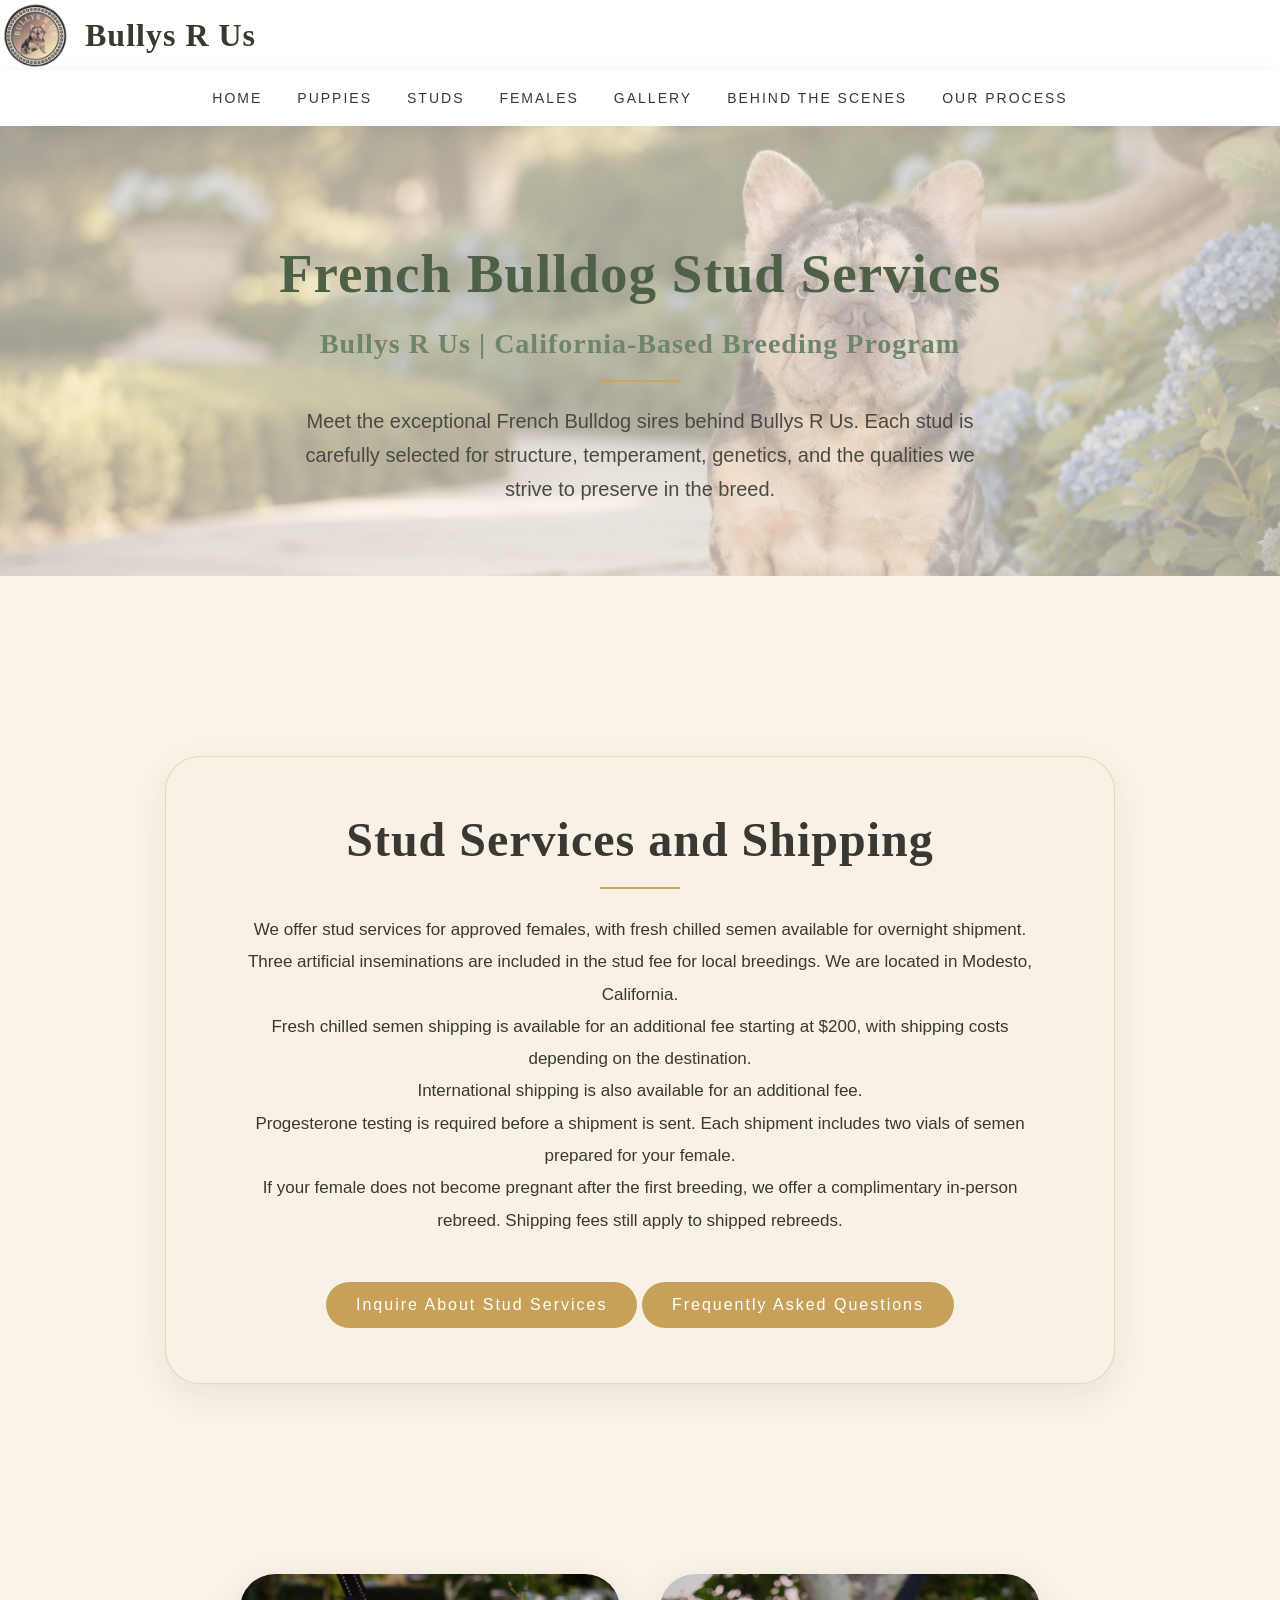
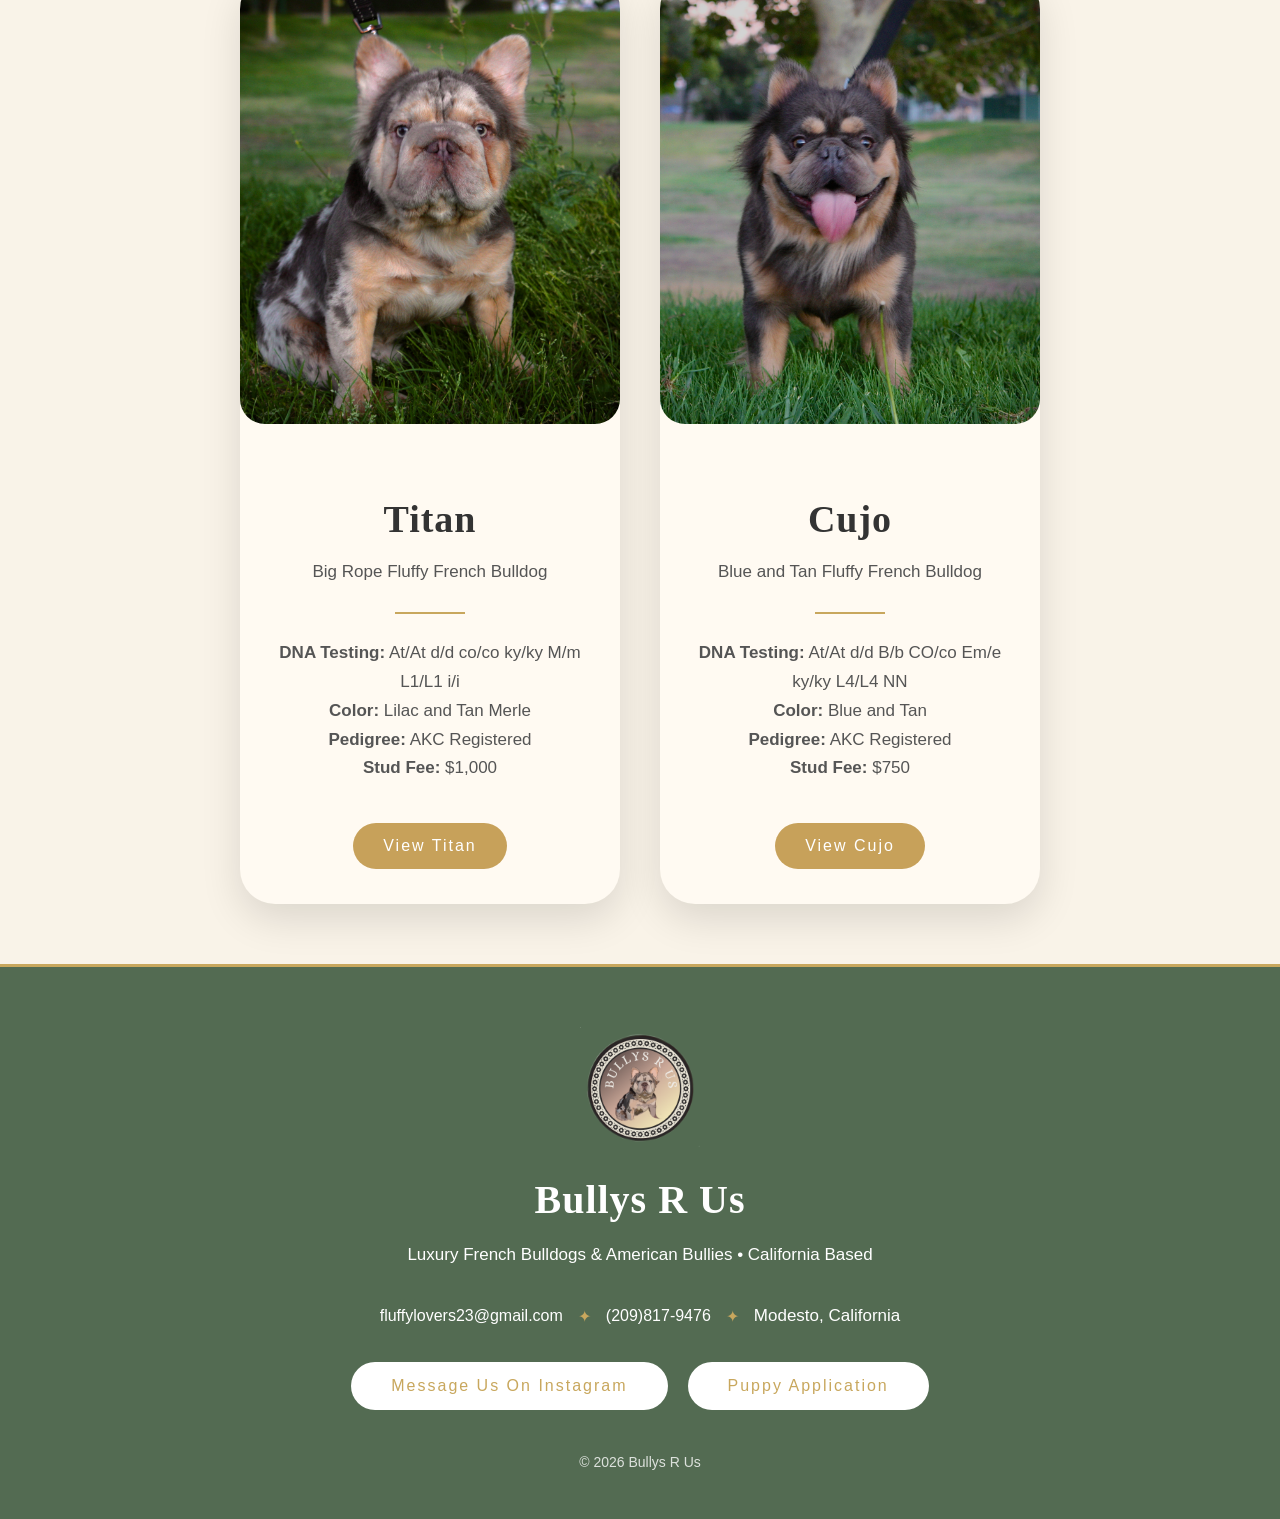
<file: studs.html>
<!DOCTYPE html>
<html>
<head>

<meta charset="utf-8">

<title>American Bully & French Bulldog Stud Services | Bullys R Us</title>

<meta name="description" content="Explore the American Bully and French Bulldog studs at Bullys R Us, a California-based breeding program offering stud services and fresh chilled semen shipping.">

<link rel="canonical" href="https://bullysrus.github.io/bullysrus/studs.html">

<link rel="stylesheet" href="style.css">

</head>

<body>

<header>
<div class="logo-area">

<img src="images/Bullys.png" class="small-logo" alt="Bullys R Us Logo">

<h1>Bullys R Us</h1>

</div>


<nav>
<a href="index.html">Home</a>
<a href="puppies.html">Puppies</a>
<a href="studs.html">Studs</a>
<a href="females.html">Females</a>
<a href="gallery.html">Gallery</a>
<a href="behind.html">Behind The Scenes</a>
<a href="process.html">Our Process</a>
</nav>

</header>



<section class="inner-hero" style="background-image:url('images/hero.jpg');">

<div class="inner-hero-overlay"></div>

<div class="inner-hero-content">

<h1>French Bulldog Stud Services</h1>

<h2>Bullys R Us | California-Based Breeding Program</h2>

<p>
Meet the exceptional French Bulldog sires behind Bullys R Us. Each stud is carefully selected
for structure, temperament, genetics, and the qualities we strive to preserve
in the breed.
</p>

</div>

</section>


<section class="stud-service">
<div class="why-choose">
<h2>Stud Services and Shipping</h2>

<p>
We offer stud services for approved females, with fresh chilled semen available
for overnight shipment.
<br>
Three artificial inseminations are included in the stud fee for local breedings. We are located in Modesto, California. 
<br>
Fresh chilled semen shipping is available for an additional fee starting at $200, with shipping
costs depending on the destination. 
<br>
 International shipping is also available for an additional fee.
<br>
Progesterone testing is required before a shipment is sent. Each shipment
includes two vials of semen prepared for your female.
<br>
If your female does not become pregnant after the first breeding, we offer
a complimentary in-person rebreed. Shipping fees still apply to shipped rebreeds.
</p>

<a href="application.html#stud-inquiry" class="gold-button">
Inquire About Stud Services
</a>
 <a href="faq.html" class="gold-button">
Frequently Asked Questions
</a>
</div>
</section>
  

<section class="gallery">

<div class="card">

<a href="titan.html">
<img src="images/studs/IMG_5782.JPG" alt="Titan Big Rope French Bulldog stud at Bullys R Us in California">
</a>

<div class="card-content">

<h3>Titan</h3>

<p class="card-subtitle">
Big Rope Fluffy French Bulldog
</p>

<div class="card-divider"></div>

<p>
<strong>DNA Testing:</strong> At/At d/d co/co ky/ky M/m L1/L1 i/i
<br>
<strong>Color:</strong> Lilac and Tan Merle
<br>
<strong>Pedigree:</strong> AKC Registered
<br>
<strong>Stud Fee:</strong> $1,000
</p>

<a href="titan.html" class="gold-button">
View Titan
</a>

</div>

</div>




<div class="card">

<a href="cujo.html">
<img src="images/studs/IMG_5862.JPG" alt="Cujo French Bulldog stud at Bullys R Us in California">
</a>

<div class="card-content">

<h3>Cujo</h3>

<p class="card-subtitle">
Blue and Tan Fluffy French Bulldog
</p>

<div class="card-divider"></div>

<p>
<strong>DNA Testing:</strong> At/At d/d B/b CO/co Em/e ky/ky L4/L4 NN
<br>
<strong>Color:</strong> Blue and Tan
<br>
<strong>Pedigree:</strong> AKC Registered
<br>
<strong>Stud Fee:</strong> $750
</p>

<a href="cujo.html" class="gold-button">
View Cujo
</a>

</div>

</div>
 
</section>

  



  
<footer>

<img src="images/Bullys.png" class="footer-logo">

<h3>Bullys R Us</h3>

<p>
Luxury French Bulldogs & American Bullies • California Based
</p>


<div class="footer-contact">

<a href="mailto:fluffylovers23@gmail.com">
fluffylovers23@gmail.com
</a>

<span>✦</span>

<a href="tel:2098179476">
(209)817-9476
</a>

<span>✦</span>

<p>
Modesto, California
</p>

</div>


<div class="footer-buttons">

<a 
class="footer-button"
href="https://instagram.com/bullys_rus_"
target="_blank">
Message Us On Instagram
</a>


<a 
class="footer-button"
href="application.html">
Puppy Application
</a>

</div>


<p class="copyright">
© 2026 Bullys R Us
</p>


</footer>


<script src="script.js"></script>

</body>
</html>
</file>
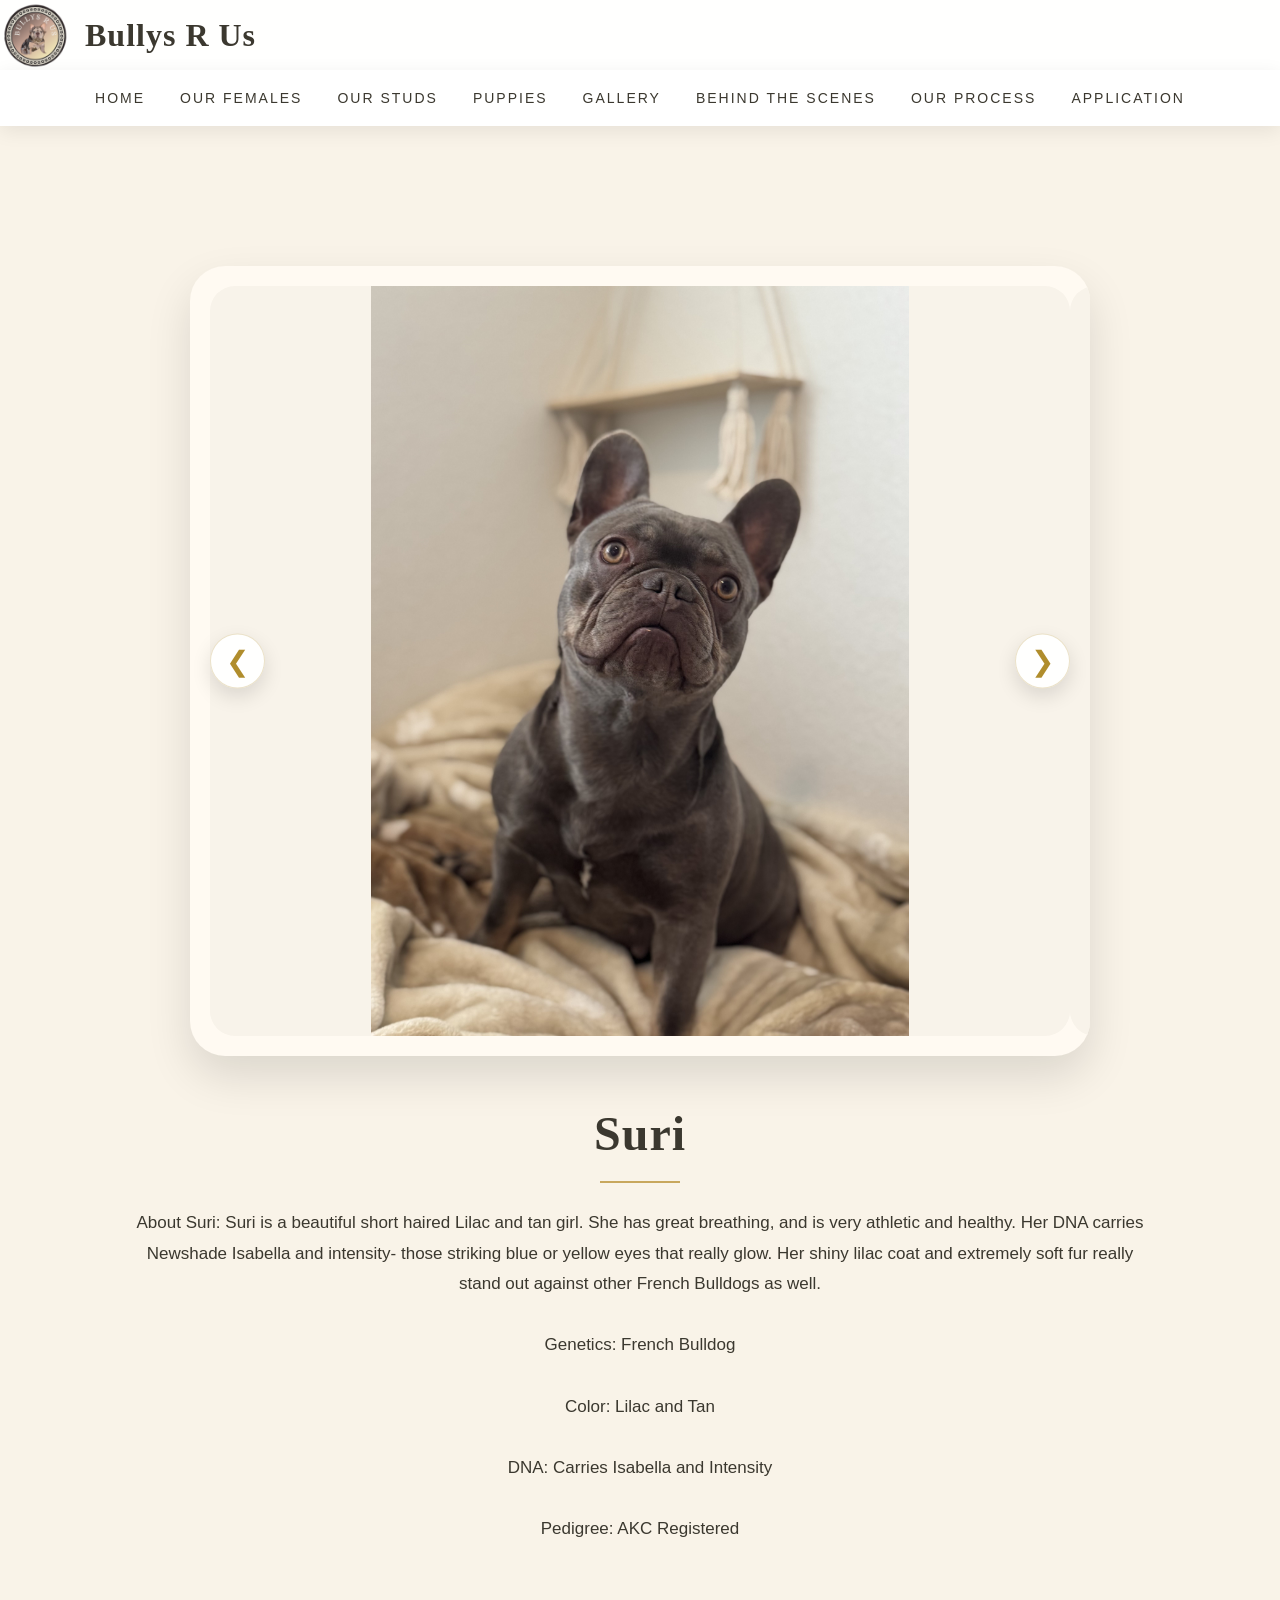
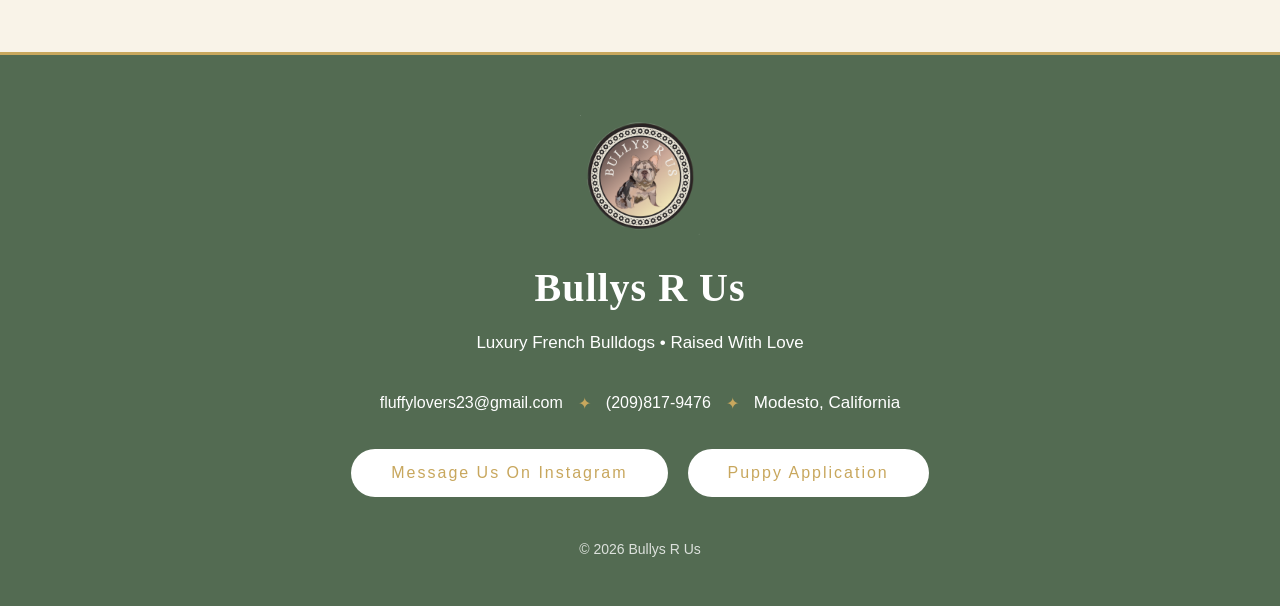
<file: suri.html>
<!DOCTYPE html>
<html>

<head>
<meta charset="UTF-8">
<title>Meet Suri | Bullys R Us</title>
<link rel="stylesheet" href="style.css">
</head>

<body>

<header>

<div class="logo-area">

<img src="images/Bullys.png" class="small-logo" alt="Bullys R Us Logo">

<h1>Bullys R Us</h1>

</div>

<nav>
<a href="index.html">Home</a>
<a href="index.html#dogs">Our Females</a>
<a href="studs.html">Our Studs</a>
<a href="puppies.html">Puppies</a>
<a href="gallery.html">Gallery</a>
<a href="behind.html">Behind The Scenes</a>
<a href="process.html">Our Process</a>
<a href="application.html">Application</a>
</nav>


</header>


<section class="profile-page">

<div class="carousel">

<button class="carousel-btn prev">&#10094;</button>

<div class="carousel-track">

<img src="images/females/IMG_2813.jpeg" class="carousel-image">

<img src="images/females/IMG_2833.jpeg" class="carousel-image">

<img src="images/females/FEB23FDE-6604-4A5C-BD55-DB1F494BF455.jpeg" class="carousel-image">

<img src="images/females/IMG_2836.jpeg" class="carousel-image">


</div>

<button class="carousel-btn next">&#10095;</button>

</div>

<h2>Suri</h2>

<p>
About Suri: 
Suri is a beautiful short haired Lilac and tan girl. She has great breathing,
and is very athletic and healthy. Her DNA carries Newshade Isabella and intensity- those striking blue or yellow eyes that really glow.
Her shiny lilac coat and extremely soft fur really 
stand out against other French Bulldogs as well.
<br><br>
  
Genetics: French Bulldog
<br><br>

Color: Lilac and Tan  
<br><br>

DNA: Carries Isabella and Intensity
<br><br>

Pedigree: AKC Registered
</p>


</section>


<footer>

<img src="images/Bullys.png" class="footer-logo">

<h3>Bullys R Us</h3>

<p>
Luxury French Bulldogs • Raised With Love
</p>


<div class="footer-contact">

<a href="mailto:fluffylovers23@gmail.com">
fluffylovers23@gmail.com
</a>

<span>✦</span>

<a href="tel:2098179476">
(209)817-9476
</a>

<span>✦</span>

<p>
Modesto, California
</p>

</div>


<div class="footer-buttons">

<a 
class="footer-button"
href="https://instagram.com/bullys_rus_"
target="_blank">
Message Us On Instagram
</a>


<a 
class="footer-button"
href="application.html">
Puppy Application
</a>

</div>


<p class="copyright">
© 2026 Bullys R Us
</p>


</footer>

<script src="script.js"></script>
  
</body>

</html>
</file>
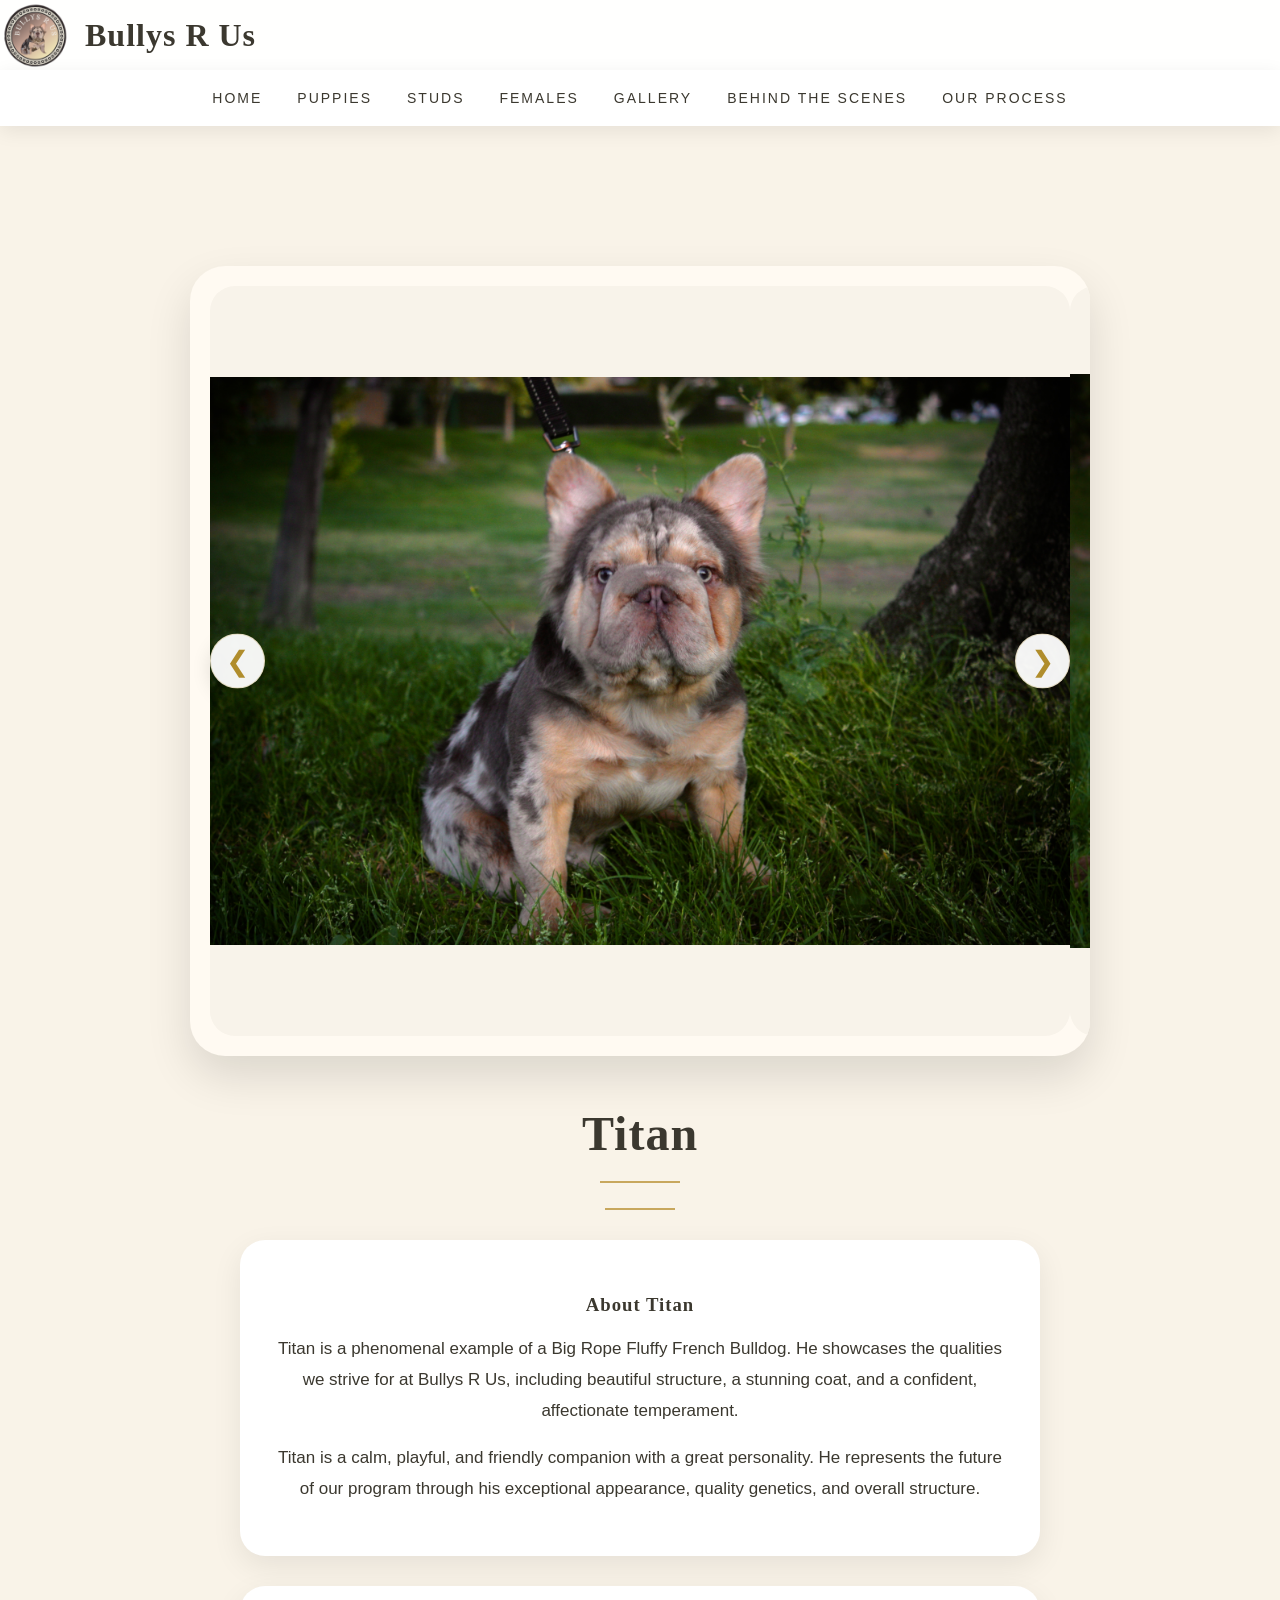
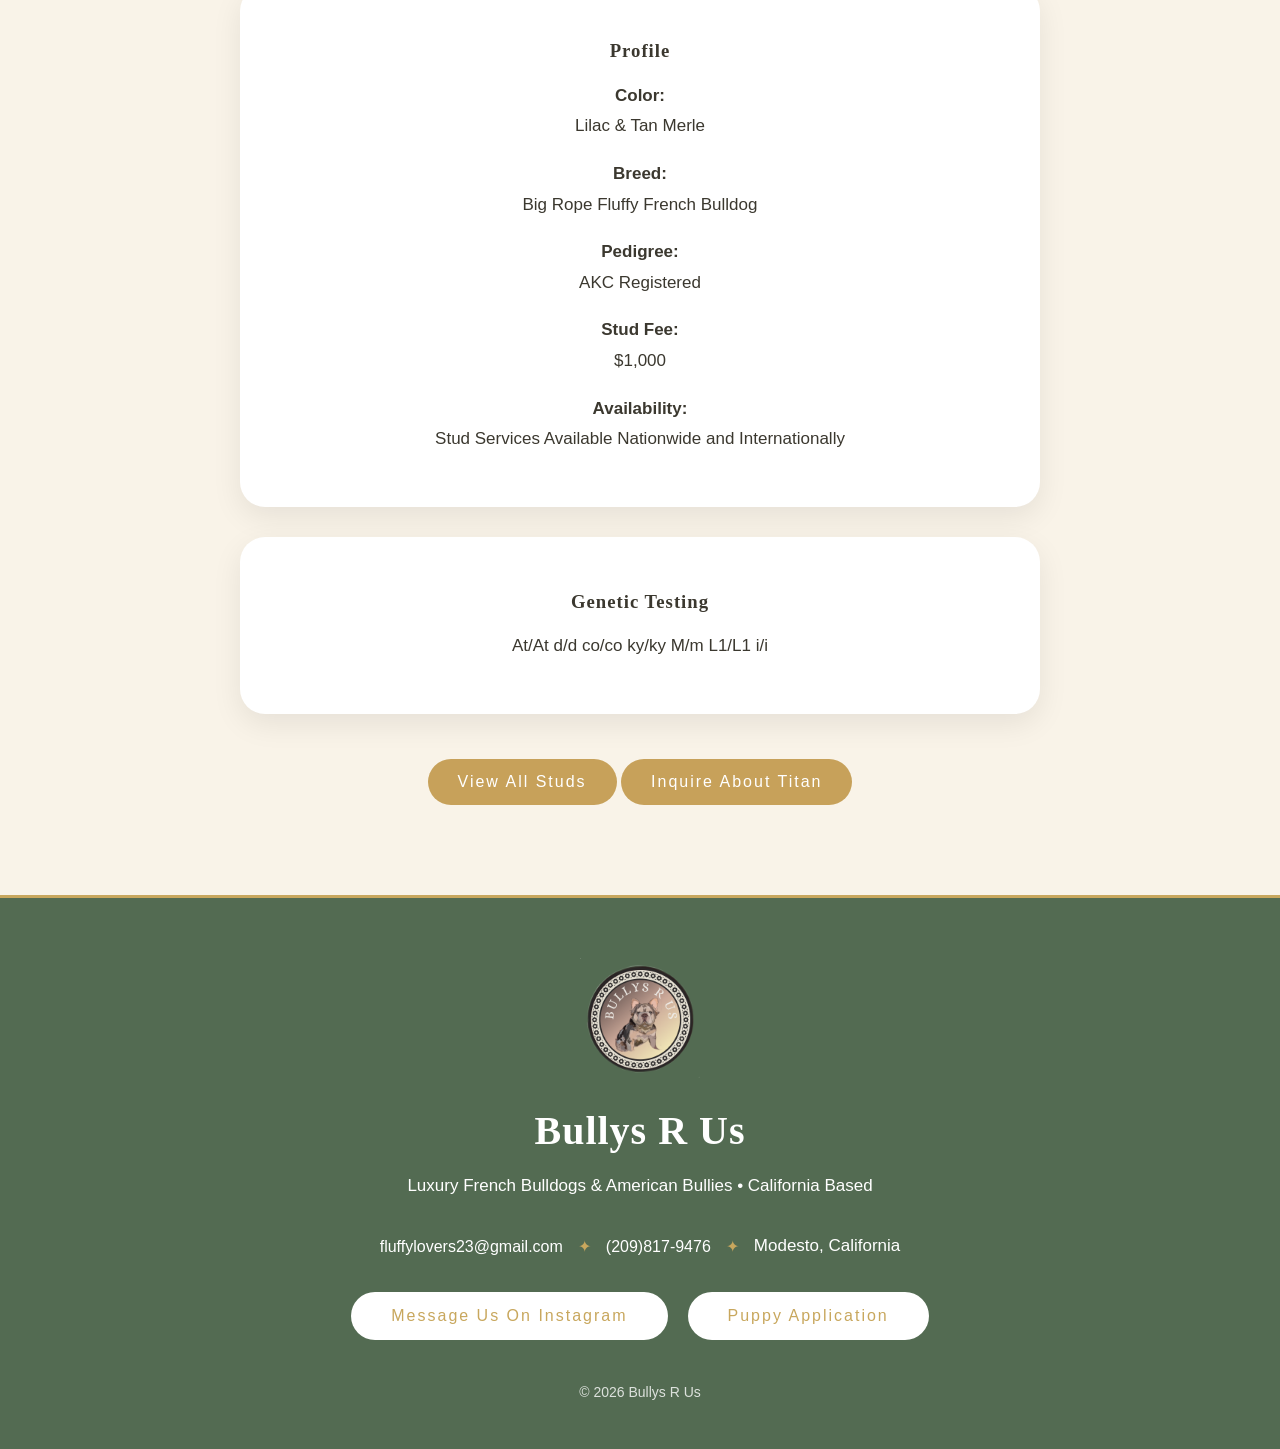
<file: titan.html>
<!DOCTYPE html>
<html>

<head>

<meta charset="UTF-8">

<title>Titan | Lilac & Tan Merle Fluffy French Bulldog Stud | Bullys R Us</title>

<meta name="description" content="Meet Titan, a Lilac & Tan Merle Big Rope Fluffy French Bulldog stud at Bullys R Us in California. Titan is AKC registered and available for stud services.">

<link rel="canonical" href="https://bullysrus.github.io/bullysrus/titan.html">

<link rel="stylesheet" href="style.css">

</head>

<body>

<header>

<div class="logo-area">

<img src="images/Bullys.png" class="small-logo" alt="Bullys R Us Logo">

<h1>Bullys R Us</h1>

</div>

<nav>
<a href="index.html">Home</a>
<a href="puppies.html">Puppies</a>
<a href="studs.html">Studs</a>
<a href="females.html">Females</a>
<a href="gallery.html">Gallery</a>
<a href="behind.html">Behind The Scenes</a>
<a href="process.html">Our Process</a>
</nav>


</header>


<section class="profile-page">

<div class="carousel">

<button class="carousel-btn prev">&#10094;</button>

<div class="carousel-track">

<img src="images/studs/IMG_5782.JPG" class="carousel-image"  alt="Titan Lilac and Tan Merle Big Rope Fluffy French Bulldog stud at Bullys R Us">
<img src="images/studs/IMG_5784.JPG" class="carousel-image"  alt="Titan Lilac and Tan Merle Big Rope Fluffy French Bulldog stud at Bullys R Us">
<img src="images/studs/C4BEDCB1-B64B-45EF-9D3F-96C5754B7F1E.png" class="carousel-image"  alt="Titan Lilac and Tan Merle Big Rope Fluffy French Bulldog stud at Bullys R Us">
<img src="images/studs/IMG_5859.JPG" class="carousel-image"  alt="Titan Lilac and Tan Merle Big Rope Fluffy French Bulldog stud at Bullys R Us">
<img src="images/studs/IMG_5880.JPG" class="carousel-image" alt="Titan Lilac and Tan Merle Big Rope Fluffy French Bulldog stud at Bullys R Us">

</div>

<button class="carousel-btn next">&#10095;</button>

</div>


<h2>Titan</h2>



<div class="card-divider"></div>


<div class="profile-description">

<h3>About Titan</h3>

<p>
Titan is a phenomenal example of a Big Rope Fluffy French Bulldog.
He showcases the qualities we strive for at Bullys R Us, including
beautiful structure, a stunning coat, and a confident, affectionate temperament.
</p>

<p>
Titan is a calm, playful, and friendly companion with a great personality.
He represents the future of our program through his exceptional appearance,
quality genetics, and overall structure.
</p>

</div>


<div class="profile-info">

<h3>Profile</h3>

<p>
<strong>Color:</strong><br>
Lilac & Tan Merle
</p>

<p>
<strong>Breed:</strong><br>
Big Rope Fluffy French Bulldog
</p>

<p>
<strong>Pedigree:</strong><br>
AKC Registered
</p>

<p>
<strong>Stud Fee:</strong><br>
$1,000
</p>

<p>
<strong>Availability:</strong><br>
Stud Services Available Nationwide and Internationally
</p>

</div>


<div class="profile-info">

<h3>Genetic Testing</h3>

<p>
At/At d/d co/co ky/ky M/m L1/L1 i/i
</p>

</div>

<a href="studs.html" class="gold-button">
View All Studs
</a>

<a href="application.html#stud-inquiry" class="gold-button">
Inquire About Titan
</a>


</section>


<footer>

<img src="images/Bullys.png" class="footer-logo">

<h3>Bullys R Us</h3>

<p>
Luxury French Bulldogs & American Bullies • California Based
</p>


<div class="footer-contact">

<a href="mailto:fluffylovers23@gmail.com">
fluffylovers23@gmail.com
</a>

<span>✦</span>

<a href="tel:2098179476">
(209)817-9476
</a>

<span>✦</span>

<p>
Modesto, California
</p>

</div>


<div class="footer-buttons">

<a 
class="footer-button"
href="https://instagram.com/bullys_rus_"
target="_blank">
Message Us On Instagram
</a>


<a 
class="footer-button"
href="application.html">
Puppy Application
</a>

</div>


<p class="copyright">
© 2026 Bullys R Us
</p>


</footer>

<script src="script.js"></script>

</body>
</html>
</file>
<file: style.css>
/* =========================
   BUL LYS R US LUXURY STYLE
   ========================= */


:root {

--cream: #f9f3e8;

--sage: #a8b89a;

--blue: #dbeaf5;

--gold: #c8a75d;

--text: #3b382f;

--white: #ffffff;

}



* {

box-sizing: border-box;

}



html {

scroll-behavior: smooth;

}



body {

margin: 0;

background: var(--cream);

color: var(--text);

font-family: 'Montserrat', sans-serif;

font-weight: 300;

}



h1,
h2,
h3 {

font-family: 'Cormorant Garamond', serif;

letter-spacing: 1px;

}



h2 {

font-size: 48px;

margin-bottom: 25px;

}



p {

line-height: 1.8;

font-size: 17px;

}







/* HERO SECTION */


.hero {
height:650px;
background-image:url("images/hero.jpg");
background-size:contain;
background-position:center;
position:relative;
display:flex;
align-items:center;
justify-content:center;
text-align:center;
}


.overlay {

position: absolute;

inset: 0;

background:
linear-gradient(
rgba(249,243,232,.55),
rgba(249,243,232,.75)
);

}



.hero-content {

position: relative;

z-index: 2;

}



.logo {

width: 140px;

margin-bottom: 20px;

}



.hero h1 {

font-size: 70px;

margin: 0;

color: #4a4030;

}



.hero h2 {

font-size: 38px;

font-weight: 400;

}



.hero p {

font-size: 20px;

}



.gold-button {

display: inline-block;

margin-top: 25px;

padding: 15px 40px;

background: var(--gold);

color:white;

border-radius: 50px;

text-decoration:none;

letter-spacing:2px;

transition:.3s;

}



.gold-button:hover {

transform: translateY(-3px);

opacity:.85;

}






/* NAVIGATION */


nav {

background:white;

padding:20px;

display:flex;

justify-content:center;

gap:35px;

z-index:10;

box-shadow:0 5px 20px rgba(0,0,0,.08);

}



nav a {

text-decoration:none;

color:var(--text);

font-weight:500;

font-size:14px;

text-transform:uppercase;

letter-spacing:2px;

}



nav a:hover {

color:var(--gold);

}



nav {
    position: sticky;
    top: 0;
    z-index: 1000;
    background: rgba(255,255,255,0.95);
    backdrop-filter: blur(10px);
    box-shadow: 0 5px 20px rgba(0,0,0,.08);
}


/* SECTIONS */


section {

padding:90px 10%;

text-align:center;

}



.cream-section {

background:#fffaf2;

}



.blue-section {

background:var(--blue);

}

/* =========================
   DOG CARDS
   ========================= */


.cards {

display:flex;

justify-content:center;

gap:35px;

flex-wrap:wrap;

}



.dog-card {

background:white;

width:320px;

padding:25px;

border-radius:25px;

box-shadow:
0 15px 40px rgba(0,0,0,.08);

transition:.3s;

}



.dog-card:hover {

transform:translateY(-8px);

}



.dog-card img {

width:100%;

height:330px;

object-fit:cover;

border-radius:20px;

}



.dog-card h3 {

font-size:32px;

margin:20px 0 5px;

}





/* =========================
   STUD PROFILE
   ========================= */


.profile {

display:flex;

align-items:center;

justify-content:center;

gap:60px;

flex-wrap:wrap;
margin-bottom: 40px;

}



.profile img {

width:400px;

height:450px;

object-fit:cover;

border-radius:30px;

box-shadow:
0 15px 40px rgba(0,0,0,.12);

}



.profile div {

max-width:400px;

text-align:left;

}





/* =========================
   FEATURE IMAGES
   ========================= */


.feature {

width:450px;

max-width:90%;

border-radius:30px;

box-shadow:
0 15px 40px rgba(0,0,0,.12);

}





/* =========================
   GALLERY
   ========================= */


.gallery {

display:grid;

grid-template-columns:
repeat(auto-fit,minmax(250px,1fr));

gap:25px;

}



.gallery img {

width:100%;

height:350px;

object-fit:cover;

border-radius:25px;

transition:.3s;

}



.gallery img:hover {

transform:scale(1.03);

}





/* =========================
   TESTIMONIALS
   ========================= */


.testimonial-section {

background:var(--sage);

}



.testimonial {

background:white;

max-width:700px;

margin:auto;

padding:40px;

border-radius:30px;

font-style:italic;

box-shadow:
0 15px 40px rgba(0,0,0,.1);

}





/* =========================
   FAQ
   ========================= */


.faq {

max-width:800px;

margin:auto;

text-align:left;

}



.faq h3 {

font-size:28px;

color:#8d7840;

margin-top:35px;

}



.faq p {

background:white;

padding:20px;

border-radius:15px;

}





/* =========================
   INSTAGRAM BUTTON
   ========================= */


.instagram-button {

    display: inline-block;

    margin-top: 25px;

    padding: 15px 40px;

    background: var(--gold);

    color: white;

    border-radius: 50px;

    text-decoration: none;

    letter-spacing: 2px;

    transition: .3s;

}

.instagram-button:hover {

    transform: translateY(-3px);

    opacity: .85;

}




/* =========================
   MAP
   ========================= */


.map-box {

height:350px;

background:#eee7dc;

border-radius:30px;

display:flex;

align-items:center;

justify-content:center;

font-size:20px;

color:#777;

}





/* =========================
   FOOTER
   ========================= */


footer {

background:#4a4030;

color:white;

padding:60px 20px;

text-align:center;

}



.footer-logo {

width:120px;

margin-bottom:20px;

}


footer h3 {

font-size:40px;

margin:10px;

}
/* =========================
   ANIMATIONS & MOBILE DESIGN
   ========================= */


@keyframes fadeUp {

from {

opacity:0;

transform:translateY(30px);

}


to {

opacity:1;

transform:translateY(0);

}

}



.hero-content {

animation: fadeUp 1.5s ease;

}





/* Soft luxury details */


section h2::after {

content:"";

display:block;

width:80px;

height:2px;

background:var(--gold);

margin:20px auto;

}





/* Desktop-style Mobile Layout */

@media(max-width:768px){

.hero {
    min-height:650px;
}

.hero h1 {
    font-size:70px;
}

.hero h2 {
    font-size:34px;
}

.hero p {
    font-size:18px;
}

.logo {
    width:160px;
}


/* keep nav closer to desktop */
nav {
    flex-direction:row;
    overflow-x:auto;
    white-space:nowrap;
    gap:25px;
}


/* keep luxury spacing */
section {
    padding:80px 40px;
}

h2 {
    font-size:45px;
}


/* stop giant stretched cards */
.dog-card {
    width:320px;
}


.profile img {
    width:400px;
    max-width:100%;
}

.profile div {
    text-align:center;
}


.gallery img {
    height:350px;
}

}


/* Extra small phones */


@media(max-width:400px){


.hero h1 {

font-size:45px;

}


.gold-button,
.instagram-button {

padding:14px 25px;

}


}
.carousel {
    position: relative;
    max-width: 900px;
    margin: 40px auto;
    overflow: hidden;
    border-radius: 20px;
}

.carousel-track {
    display: flex;
    transition: transform 0.5s ease;
}

.carousel-image {
    min-width: 100%;
    height: 750px;
    object-fit: contain;
    display: block;
    background: #f8f3ea;
}

.carousel-btn {
    position: absolute;
    top: 50%;
    transform: translateY(-50%);
    background: rgba(255,255,255,0.85);
    border: none;
    font-size: 35px;
    padding: 8px 16px;
    cursor: pointer;
    border-radius: 50%;
    z-index: 2;
}

.prev {
    left: 20px;
}

.next {
    right: 20px;
}
.dog-profile-image {
    width: 350px;
    height: 350px;
    object-fit: cover;
    border-radius: 20px;
    display: block;
    margin: 0 auto 30px;
}
.application {
    max-width: 700px;
    margin: 60px auto;
}

.application form {
    display: flex;
    flex-direction: column;
    gap: 15px;
}

.application input,
.application textarea {
    padding: 12px;
    border-radius: 10px;
    border: 1px solid #ddd;
    font-size: 16px;
}

.application textarea {
    min-height: 120px;
}
.hero {
    min-height: 500px;
    background-image: linear-gradient(
        rgba(255,255,255,0.35),
        rgba(255,255,255,0.35)
    ),
    url("images/hero.jpg");

    background-size: cover;
    background-position: center;
    display: flex;
    flex-direction: column;
    justify-content: center;
    align-items: center;
    text-align: center;
    border-radius: 0 0 30px 30px;
}
.logo-area {
    display: flex;
    align-items: center;
    gap: 15px;
}

.logo-area img {
    width: 70px;
    height: 70px;
    object-fit: contain;
}

.logo-area h1 {
    margin: 0;
}
.small-logo {
    width: 70px;
    height: 70px;
    object-fit: contain;
}
.logo-area {
    display: flex;
    align-items: center;
    gap: 15px;
}
.process-page {
    max-width: 900px;
    margin: 70px auto;
    padding: 40px;
    text-align: center;
}

.process-page h2 {
    font-size: 45px;
}

.process-page h3 {
    margin-top: 45px;
    color: #b08d2c;
}

.process-page p {
    line-height: 1.8;
    font-size: 18px;
}
/* FAQ Accordion */

.faq-container{
max-width:850px;
margin:40px auto;
}


.faq-item{
background:white;
border-radius:15px;
margin-bottom:18px;
box-shadow:0 8px 25px rgba(0,0,0,.08);
overflow:hidden;
}


.faq-question{
width:100%;
border:none;
background:none;
padding:22px;
font-size:18px;
font-weight:bold;
text-align:left;
cursor:pointer;
display:flex;
justify-content:space-between;
align-items:center;
color:#7b6845;
}


.faq-question span{
font-size:28px;
color:#b89b5e;
transition:.3s;
}


.faq-answer{
max-height:0;
overflow:hidden;
transition:max-height .4s ease;
padding:0 22px;
}


.faq-answer p{
padding-bottom:22px;
line-height:1.7;
}


.faq-item.active .faq-answer{
max-height:200px;
}


.faq-item.active .faq-question span{
transform:rotate(45deg);
}
/* Luxury FAQ Adjustments */

.faq-question {
    font-size: 24px;
    font-weight: 600;
    color: #8b6f47;
    padding: 25px;
    line-height: 1.4;
}


.faq-question span {
    font-size: 30px;
    font-weight: 300;
    color: #b89b5e;
}


.faq-answer p {
    font-size: 17px;
    color: #555;
    line-height: 1.8;
    padding: 0 10px 25px;
}


.faq-item {
    margin-bottom: 22px;
    border-radius: 18px;
}


.faq-container {
    margin-top: 45px;
}
.female-slide {
    min-width: 100%;
    text-align: center;
    padding: 20px;
    box-sizing: border-box;
}

.female-slide h3 {
    font-size: 34px;
    margin-top: 20px;
    margin-bottom: 15px;
}

.female-slide p {
    max-width: 650px;
    margin: 15px auto;
    line-height: 1.8;
}

.female-slide strong {
    color: #b08d2c;
    font-size: 18px;
}

.female-slide .gold-button {
    margin-top: 20px;
    display: inline-block;
}
.female-slide {
    min-width: 100%;
    flex: 0 0 100%;
    text-align: center;
    padding: 40px 20px;
    box-sizing: border-box;
}
#dogs {
    background: #dceef7;
    padding: 80px 20px;
    margin-top: 40px;
    margin-bottom: 40px;
}
.faq {
    max-width: 900px;
    margin: 40px auto;
}

.faq details {
    background: #ffffff;
    margin-bottom: 15px;
    padding: 20px 25px;
    border-radius: 18px;
    box-shadow: 0 5px 20px rgba(0,0,0,0.08);
}

.faq summary {
    cursor: pointer;
    font-size: 20px;
    font-weight: bold;
    color: #b08d2c;
    list-style: none;
}

.faq summary::-webkit-details-marker {
    display: none;
}

.faq summary::after {
    content: "+";
    float: right;
    font-size: 25px;
}

.faq details[open] summary::after {
    content: "−";
}

.faq p {
    margin-top: 20px;
    line-height: 1.8;
}
#gallery {
    background: #f8f1e7;
    padding: 80px 30px;
    margin: 60px auto;
    border-radius: 40px;
    max-width: 1200px;
    text-align: center;
}

#gallery h2 {
    font-size: 45px;
    margin-bottom: 15px;
}

.section-intro {
    max-width: 700px;
    margin: 0 auto 40px;
    font-size: 18px;
    line-height: 1.8;
}

#gallery .carousel {
    max-width: 850px;
    margin: 40px auto;
    border-radius: 25px;
    overflow: hidden;
    box-shadow: 0 15px 40px rgba(0,0,0,0.12);
}
/* Luxury Carousel Frame */

.carousel {
    position: relative;
    max-width: 900px;
    margin: 50px auto;
    padding: 20px;
    background: #fffaf2;
    border-radius: 35px;
    box-shadow: 0 20px 45px rgba(0,0,0,0.12);
}


/* Soft rounded photo edges */

.carousel-image {
    border-radius: 25px;
}


/* Elegant arrows */

.carousel-btn {
    background: rgba(255,255,255,0.95);
    color: #b08d2c;
    border: 1px solid rgba(176,141,44,0.25);
    width: 55px;
    height: 55px;
    font-size: 28px;
    display: flex;
    align-items: center;
    justify-content: center;
    box-shadow: 0 8px 20px rgba(0,0,0,0.12);
}


.carousel-btn:hover {
    background: #ffffff;
    transform: translateY(-50%) scale(1.08);
}


/* Add breathing room around sections */

#gallery,
#dogs,
#studs {
    padding-top: 50px;
    padding-bottom: 50px;
}
.female-slide {
    background: white;
    border-radius: 30px;
    padding: 30px;
}
/* Luxury Section Divider */

.divider {
    text-align: center;
    font-size: 28px;
    color: #b08d2c;
    margin: 50px auto;
    letter-spacing: 8px;
}

.divider::before,
.divider::after {
    content: "";
    display: inline-block;
    width: 120px;
    height: 1px;
    background: #b08d2c;
    vertical-align: middle;
    margin: 0 20px;
}


}
/* Mobile Hamburger Menu */

.menu-toggle {
    display: none;
}


@media (max-width:768px){

.menu-toggle {
    display:block;
    background:none;
    border:none;
    font-size:32px;
    color:#b08d2c;
    cursor:pointer;
    margin:15px auto;
}


#mobile-nav {
    display:flex;
    flex-direction:column;
    align-items:center;
}


#mobile-nav a {
    display:none;
    padding:12px;
}


#mobile-nav.active a {
    display:block;
}

}
/* Sticky Mobile Header */

@media (max-width:768px){

header {
    position:sticky;
    top:0;
    z-index:1000;
    background:white;
}

}
/* Luxury Stud Cards */

.gallery {
    display: grid;
    grid-template-columns: repeat(auto-fit, minmax(320px, 380px));
    justify-content: center;
    gap: 40px;
    padding: 60px 20px;
}


.card {

    background: #fffaf2;
    border-radius: 35px;
    overflow: hidden;
    box-shadow: 0 15px 40px rgba(0,0,0,.12);
    transition: .35s ease;
}


.card:hover {

    transform: translateY(-10px);
    box-shadow: 0 25px 50px rgba(0,0,0,.18);

}


.card img {

    width:100%;
    height:450px;
    object-fit:cover;
    display:block;

}


.card-content {

    padding:35px;
    text-align:center;

}


.card h3 {

    font-family:'Cormorant Garamond', serif;
    font-size:38px;
    color:#333;
    margin-bottom:15px;

}


.card p {

    line-height:1.7;
    color:#555;
    margin-bottom:25px;

}


.card a:first-child img {

    transition:.4s ease;

}


.card a:first-child img:hover {

    transform:scale(1.04);

}
/* Stud Card Gold Divider */

.card-divider {
    width: 70px;
    height: 2px;
    background: var(--gold);
    margin: 15px auto 25px;
}
/* Puppy Application Page */

.application {

    max-width: 750px;
    margin: 80px auto;
    padding: 50px;
    background: #fffaf2;
    border-radius: 35px;
    box-shadow: 0 15px 40px rgba(0,0,0,.12);

}


.application h2 {

    text-align:center;
    font-size:55px;
    font-family:'Cormorant Garamond', serif;
    margin-bottom:20px;

}


.application > p {

    text-align:center;
    line-height:1.8;
    font-size:18px;
    margin-bottom:40px;

}


.application form label {

    display:block;
    margin-top:25px;
    margin-bottom:8px;
    font-weight:500;

}


.application input,
.application textarea {

    width:100%;
    padding:15px;
    border-radius:15px;
    border:1px solid #ddd;
    font-family:inherit;
    font-size:16px;
    box-sizing:border-box;

}


.application textarea {

    min-height:120px;
    resize:vertical;

}


.application .gold-button {

    display:block;
    margin:35px auto 0;
    border:none;
    cursor:pointer;

}


.application-note {

    text-align:center;
    margin-top:30px;
    font-size:14px;
    line-height:1.6;
    color:#666;

}
/* Puppy Process Page */

.process-page {

    max-width:1100px;
    margin:auto;
    padding:80px 20px;
    text-align:center;

}


.process-page h2 {

    font-family:'Cormorant Garamond', serif;
    font-size:60px;

}


.process-intro {

    max-width:800px;
    margin:30px auto 60px;
    font-size:18px;
    line-height:1.8;

}


.process-grid {

    display:grid;
    grid-template-columns:repeat(auto-fit,minmax(280px,1fr));
    gap:35px;

}


.process-card {

    background:#fffaf2;
    padding:40px 30px;
    border-radius:35px;
    box-shadow:0 15px 35px rgba(0,0,0,.1);
    transition:.3s;

}


.process-card:hover {

    transform:translateY(-8px);

}


.process-card span {

    font-family:'Cormorant Garamond', serif;
    font-size:50px;
    color:var(--gold);

}


.process-card h3 {

    font-size:30px;
    margin:15px 0;

}


.process-card p {

    line-height:1.7;

}


.process-buttons {

    margin-top:50px;
    display:flex;
    justify-content:center;
    gap:20px;
    flex-wrap:wrap;

}
.process-section {
    margin: 90px 0;
}

.process-title {
    font-family:'Cormorant Garamond', serif;
    font-size:45px;
    margin-bottom:10px;
}

.process-title span {
    color:var(--gold);
    margin-right:15px;
}

.section-subtitle {
    font-style:italic;
    margin-bottom:40px;
    color:#666;
}

.process-card h4 {
    font-family:'Cormorant Garamond', serif;
    font-size:30px;
}
.hero-buttons {
    display:flex;
    justify-content:center;
    gap:20px;
    flex-wrap:wrap;
    margin-top:25px;
}


.outline-button {

    display:inline-block;
    padding:15px 40px;
    border-radius:50px;
    border:1px solid white;
    color:white;
    text-decoration:none;
    letter-spacing:2px;
    transition:.3s;

}


.outline-button:hover {

    background:white;
    color:#b08d2c;

}
.hero-buttons {

    display:flex;
    justify-content:center;
    gap:20px;
    flex-wrap:wrap;
    margin-top:25px;

}


.hero-button {

    display:inline-block;
    padding:15px 40px;
    background:white;
    color:#b08d2c;
    border-radius:50px;
    text-decoration:none;
    letter-spacing:2px;
    font-weight:500;
    transition:.3s;

}


.hero-button:hover {

    transform:translateY(-3px);
    opacity:.85;

}
footer {
    background:#536b52;
    color:white;
    padding:50px 20px;
    text-align:center;
}

footer h3 {
    color:white;
}

footer a {
    color:#fffaf2;
}

footer a:hover {
    color:var(--gold);
}

footer .footer-logo {
    max-width:120px;
    margin-bottom:15px;
}
footer {
    border-top:3px solid var(--gold);
}
footer {
    background:#536b52;
    color:white;
    text-align:center;
    padding:60px 20px 30px;
}


.footer-logo {
    width:120px;
    margin-bottom:15px;
}


.footer-contact {
    display:flex;
    justify-content:center;
    align-items:center;
    gap:15px;
    flex-wrap:wrap;
    margin:30px 0;
}


.footer-contact span {
    color:var(--gold);
}


.footer-contact a,
.footer-contact p {
    color:white;
    text-decoration:none;
    margin:0;
}


.footer-buttons {
    display:flex;
    justify-content:center;
    gap:20px;
    flex-wrap:wrap;
    margin-top:30px;
}


.footer-button {

    display:inline-block;
    padding:15px 40px;
    background:white;
    color:var(--gold);
    border-radius:50px;
    text-decoration:none;
    letter-spacing:2px;
    transition:.3s;

}


.footer-button:hover {

    transform:translateY(-3px);
    box-shadow:0 8px 20px rgba(0,0,0,.15);

}


.copyright {
    margin-top:40px;
    font-size:14px;
    opacity:.8;
}
#about {
    max-width:1000px;
    margin:80px auto;
    padding:0 30px;
    text-align:center;
}

#about h2 {
    font-family:'Cormorant Garamond', serif;
    font-size:48px;
    margin-bottom:10px;
}

#about p {
    font-size:17px;
    line-height:1.9;
    color:#555;
    margin-bottom:25px;
}
.profile-info,
.profile-description {
    background:white;
    padding:35px;
    border-radius:25px;
    box-shadow:0 10px 30px rgba(0,0,0,.08);
    margin:30px auto;
    max-width:800px;
}
.behind-gallery{
display:grid;
grid-template-columns:repeat(auto-fit,minmax(300px,1fr));
gap:30px;
margin:40px 0 70px;
}

.behind-gallery img{
width:100%;
height:350px;
object-fit:cover;
border-radius:18px;
box-shadow:0 15px 35px rgba(0,0,0,.12);
transition:.3s;
}

.behind-gallery img:hover{
transform:scale(1.02);
}
.behind-page{
max-width:1100px;
margin:auto;
padding:80px 25px;
}

.behind-section{
text-align:center;
margin-bottom:20px;
}

.behind-section h2{
font-size:2.2rem;
margin-bottom:10px;
}

.behind-section p{
max-width:850px;
margin:auto;
line-height:1.9;
color:#666;
font-size:1.05rem;
}
.gallery-page{

max-width:1200px;

margin:auto;

padding:80px 25px;

}



.gallery-page h1{

text-align:center;

font-size:3rem;

margin-bottom:20px;

}



.gallery-intro{

max-width:760px;

margin:35px auto 70px;

text-align:center;

line-height:1.9;

font-size:1.05rem;

color:#666;

}



.gallery-category{

margin-bottom:90px;

}



.gallery-category h2{

text-align:center;

font-size:2rem;

margin-bottom:10px;

}



.gallery-description{

text-align:center;

color:#777;

max-width:700px;

margin:auto;

margin-bottom:35px;

line-height:1.8;

}


.gallery-grid{
column-count:4;
column-gap:18px;
margin-top:35px;
}

.gallery-grid img{
width:100%;
margin-bottom:18px;
border-radius:18px;
display:block;
break-inside:avoid;
box-shadow:0 12px 35px rgba(0,0,0,.12);
transition:.35s;
cursor:pointer;
}

.gallery-grid img:hover{
transform:scale(1.02);
box-shadow:0 20px 45px rgba(0,0,0,.18);
}

@media(max-width:1000px){

.gallery-grid{
column-count:3;
}

}

@media(max-width:700px){

.gallery-grid{
column-count:2;
}

}

@media(max-width:500px){

.gallery-grid{
column-count:1;
}

}


#lightbox{

display:none;

position:fixed;

z-index:9999;

left:0;

top:0;

width:100%;

height:100%;

background:rgba(0,0,0,.92);

justify-content:center;

align-items:center;

}



#lightbox img{

max-width:90%;

max-height:85%;

border-radius:16px;

}



#close-lightbox{

position:absolute;

top:30px;

right:40px;

font-size:55px;

color:white;

cursor:pointer;

}



#prev-image,

#next-image{

position:absolute;

top:50%;

transform:translateY(-50%);

background:white;

border:none;

width:55px;

height:55px;

border-radius:50%;

font-size:30px;

cursor:pointer;

}



#prev-image{

left:40px;

}



#next-image{

right:40px;

}
.gallery-hero {

    height: 550px;

    background:
    linear-gradient(
    rgba(0,0,0,.35),
    rgba(0,0,0,.35)
    ),
    url("images/home/IMG_9405.jpeg");

    background-size: cover;

    background-position: center;

    display:flex;

    align-items:center;

    justify-content:center;

    text-align:center;

}



.gallery-hero-overlay {

    color:white;

    max-width:700px;

    padding:30px;

}



.gallery-hero h1 {

    font-size:55px;

    margin-bottom:20px;

}



.gallery-hero p {

    font-size:20px;

}



.gallery-cards {

    display:grid;

    grid-template-columns:repeat(2,1fr);

    gap:40px;

    max-width:1100px;

    margin:60px auto;

}



.gallery-card-link {

    background:#fff;

    border-radius:25px;

    overflow:hidden;

    box-shadow:0 10px 30px rgba(0,0,0,.12);

}



.gallery-card-link img {

    width:100%;

    height:350px;

    object-fit:cover;

}



.gallery-card-content {

    padding:30px;

    text-align:center;

}



.gallery-card-content h2 {

    color:#6f846b;

    font-size:32px;

}



.gold-button {

    display:inline-block;

    background:#c7a15a;

    color:white;

    padding:14px 30px;

    border-radius:30px;

    text-decoration:none;

    margin-top:15px;

}



.gold-button:hover {

    opacity:.8;

}




@media(max-width:768px){

.gallery-cards{

grid-template-columns:1fr;

}


.gallery-hero h1{

font-size:38px;

}

}
/* ==========================
   FEMALES PAGE
========================== */


/* HERO */

.female-hero {

    height: 550px;

    background:
    linear-gradient(
        rgba(0,0,0,0.35),
        rgba(0,0,0,0.35)
    ),
    url("images/females/IMG_2917.jpeg");

    background-size: cover;

    background-position: center;

    display:flex;

    align-items:center;

    justify-content:center;

    text-align:center;

}



.female-hero-overlay {

    color:white;

    max-width:700px;

    padding:30px;

}



.female-hero h1 {

    font-size:55px;

    margin-bottom:20px;

}



.female-hero p {

    font-size:20px;

    line-height:1.6;

}





/* PAGE TITLE */


.female-page {

    padding:70px 8%;

    text-align:center;

}



.female-page > h2 {

    font-size:42px;

    color:#6f846b;

}




/* ==========================
   LUXURY FEMALE CARDS
========================== */


.female-cards {

    display:grid;

    grid-template-columns:repeat(4, 1fr);

    gap:35px;

    max-width:1200px;

    margin:60px auto;

}



.female-card {

    background:#faf7f0;

    border:1px solid rgba(199,161,90,.45);

    border-radius:28px;

    overflow:hidden;

    text-decoration:none;

    color:#333;

    box-shadow:0 15px 35px rgba(0,0,0,.12);

    transition:all .4s ease;

    position:relative;

}



.female-card:hover {

    transform:translateY(-12px);

    box-shadow:0 25px 45px rgba(0,0,0,.18);

}





.female-card img {

    width:100%;

    height:380px;

    object-fit:cover;

    display:block;

}





.female-card h3 {

    font-family:serif;

    font-size:32px;

    color:#6f846b;

    margin:25px 15px 8px;

}





.female-card p {

    font-size:15px;

    padding:0 25px;

    line-height:1.6;

    color:#555;

    min-height:50px;

}





.female-card span {

    display:inline-block;

    margin:15px 0 25px;

    padding:10px 25px;

    border-radius:30px;

    background:#c7a15a;

    color:white;

    font-size:14px;

    letter-spacing:1px;

}





.female-card::before {

    content:"";

    position:absolute;

    top:15px;

    left:15px;

    right:15px;

    bottom:15px;

    border:1px solid rgba(255,255,255,.5);

    border-radius:20px;

    pointer-events:none;

}




/*
@media(max-width:1000px){

    .female-cards {

        grid-template-columns:repeat(2,1fr);

    }

}



@media(max-width:600px){

.female-cards {

grid-template-columns:repeat(2,1fr);

}


.female-card img {

height:300px;

}

}
*/
/* PROFILE SECTIONS */


.female-profile {

    max-width:1100px;

    margin:100px auto;

    padding:50px 30px;

    text-align:center;

}



.female-profile h2 {

    font-size:45px;

    color:#6f846b;

}



.female-profile h3 {

    font-size:24px;

    color:#c7a15a;

}





.female-info {

    max-width:800px;

    margin:40px auto;

    text-align:left;

    line-height:1.8;

}





.female-info strong {

    color:#6f846b;

}





.female-divider {

    height:2px;

    width:80%;

    background:#c7a15a;

    margin:0 auto 60px;

}






/* EXISTING CAROUSEL FIX */

.female-profile .carousel {

    max-width:800px;

    margin:40px auto;

}




.female-profile .carousel-image {

    border-radius:20px;

}





/* MOBILE */


/*@media(max-width:900px){


.female-cards {

    grid-template-columns:repeat(2,1fr);

}


.female-hero h1 {

    font-size:38px;

}


}




@media(max-width:600px){


.female-cards {

    grid-template-columns:1fr;

}



.female-profile {

    padding:30px 15px;

}



.female-profile h2 {

    font-size:35px;

}



}
*/

/* Fade Animation */

.fade-section {

    opacity:0;

    transform:translateY(30px);

    transition:all .8s ease;

}


.fade-section.visible {

    opacity:1;

    transform:translateY(0);

}
.female-info {

    background:#faf7f0;

    border-radius:25px;

    padding:40px;

    margin:40px auto;

    max-width:850px;

    box-shadow:0 10px 30px rgba(0,0,0,.08);

    border:1px solid rgba(199,161,90,.35);

}


.female-info h3 {

    color:#6f846b;

    font-size:28px;

    text-align:center;

    margin-bottom:25px;

}


.female-info p {

    line-height:1.8;

    color:#555;

}
/* ==========================
   STUDS HERO
========================== */


.stud-hero {

    background:
    linear-gradient(
        rgba(0,0,0,.35),
        rgba(0,0,0,.35)
    ),
    url("images/hero.jpg");

    background-size:cover;

    background-position:center;

}
.female-hero,
.stud-hero {

    position:relative;

}


.female-hero-overlay,
.stud-overlay {

    position:absolute;

    inset:0;

    background:rgba(250,247,240,0.55);

}



.female-hero-overlay,
.stud-hero-content {

    position:relative;

    z-index:2;

    color:#3d4035;

    max-width:750px;

    padding:30px;

    text-align:center;

}



.female-hero h1,
.stud-hero h1 {

    font-size:55px;

    color:#4f6049;

    margin-bottom:20px;

}



.female-hero p,
.stud-hero p {

    font-size:20px;

    line-height:1.7;

    color:#4a4a42;

}
/* ==========================
   BEHIND THE SCENES HERO
========================== */


.behind-hero {

    height:450px;

    position:relative;

    background-image:url("images/home/IMG_9431.jpeg");

    background-size:cover;

    background-position:center;

    display:flex;

    align-items:center;

    justify-content:center;

    text-align:center;

}



.behind-overlay {

    position:absolute;

    inset:0;

    background:rgba(250,247,240,.60);

}



.behind-hero-content {

    position:relative;

    z-index:2;

    max-width:800px;

    padding:30px;

    color:#4a4a42;

}



.behind-hero-content h1 {

    font-size:55px;

    color:#4f6049;

    margin-bottom:15px;

}



.behind-hero-content h2 {

    font-size:28px;

    color:#6f846b;

    margin-bottom:20px;

}



.behind-hero-content p {

    font-size:20px;

    line-height:1.7;

}
/* ==========================
   INNER PAGE HERO STYLE
========================== */


.inner-hero {

    height:450px;

    position:relative;

    background-size:cover;

    background-position:center;

    display:flex;

    align-items:center;

    justify-content:center;

    text-align:center;

}



.inner-hero-overlay {

    position:absolute;

    inset:0;

    background:rgba(250,247,240,.60);

}



.inner-hero-content {

    position:relative;

    z-index:2;

    max-width:800px;

    padding:30px;

}



.inner-hero-content h1 {

    font-size:55px;

    color:#4f6049;

    margin-bottom:15px;

}



.inner-hero-content h2 {

    font-size:28px;

    color:#6f846b;

    margin-bottom:20px;

}



.inner-hero-content p {

    font-size:20px;

    line-height:1.7;

    color:#4a4a42;

}
.inner-hero-content h1{
    margin-bottom:12px;
}

.inner-hero-content h2{
    margin-bottom:22px;
}

.inner-hero-content p{
    max-width:700px;
    margin:auto;
}
/* STUD PREVIEW CARDS */

.stud-preview-container {

display:flex;
justify-content:center;
gap:30px;
flex-wrap:wrap;
margin:40px auto;

}


.stud-card {

background:white;
border-radius:20px;
padding:20px;
max-width:300px;
box-shadow:0 10px 30px rgba(0,0,0,.08);
text-align:center;

}


.stud-card img {

width:100%;
height:300px;
object-fit:cover;
border-radius:15px;

}


.stud-card h3 {

font-size:32px;
margin:20px 0 10px;

}


.stud-card p {

color:#555;

}
/* ==========================
   TESTIMONIAL CAROUSEL
========================== */

.testimonial-carousel {

max-width:750px;
margin:40px auto;
overflow:hidden;
position:relative;

}


.testimonial-track {

display:flex;
transition:transform .5s ease;

}


.testimonial-card {

min-width:100%;
flex:0 0 100%;

background:white;
border-radius:20px;

padding:40px 60px;

box-shadow:0 10px 30px rgba(0,0,0,.08);

box-sizing:border-box;
text-align:center;

min-height:320px;

display:flex;
flex-direction:column;
justify-content:center;

}


.testimonial-card p {

font-size:16px;
line-height:1.8;
color:#555;

}


.stars {

color:var(--gold);
font-size:22px;
letter-spacing:5px;
margin-bottom:15px;

}


.puppy-name {

font-family:'Cormorant Garamond', serif;
font-size:36px;
margin:0 0 15px;

}


.testimonial-card h4 {

font-family:'Montserrat', sans-serif;
font-size:15px;
font-weight:400;
color:#777;
margin-top:25px;

}


/* Review arrows */

.testimonial-carousel .carousel-btn {

position:absolute;

top:50%;

transform:translateY(-50%);

z-index:10;

}


.testimonial-carousel .prev {

left:15px;

}


.testimonial-carousel .next {

right:15px;

}
.testimonial-carousel .carousel-btn {
    width:40px;
    height:40px;
    font-size:18px;
}
/* Homepage Gallery Polish */

#gallery .carousel {

max-width:900px;
margin:40px auto;

}


#gallery .carousel-image {

border-radius:20px;
box-shadow:0 15px 35px rgba(0,0,0,.12);

}


#gallery .section-intro {

max-width:700px;
margin:0 auto 30px;

}
/* ==========================
HOMEPAGE FEMALE PREVIEW CARDS
========================== */


.female-preview-grid {

display:grid;
grid-template-columns:repeat(4, 1fr);
gap:25px;
max-width:1200px;
margin:50px auto;
padding:0 20px;

}


.female-preview-card {

background:white;
border-radius:25px;
overflow:hidden;
box-shadow:0 10px 30px rgba(0,0,0,.08);
text-align:center;
padding-bottom:25px;
transition:.3s ease;

}


.female-preview-card:hover {

transform:translateY(-8px);
box-shadow:0 18px 40px rgba(0,0,0,.12);

}


.female-preview-card img {

width:100%;
height:300px;
object-fit:cover;

}


.female-preview-card h3 {

font-family:'Cormorant Garamond', serif;
font-size:34px;
margin:20px 0 10px;

}


.female-preview-card p {

color:#666;
font-size:15px;
line-height:1.6;
margin:0 20px 20px;

}

/* Desktop Sticky Navigation */

header:not(.hero) {
    position: sticky;
    top: 0;
    z-index: 1000;
    background: rgba(255,255,255,.95);
    backdrop-filter: blur(10px);
}
/* =========================
   Why Choose Us Bubble
========================= */

.why-choose {
    max-width: 950px;
    margin: 90px auto 40px;
    padding: 55px 65px;
    
    background: #f8f1e7;
    
    border: 1px solid rgba(200, 164, 93, 0.35);
    border-radius: 35px;
    
    box-shadow: 0 12px 35px rgba(70, 50, 40, 0.08);
    
    position: relative;
}

.why-choose h2 {
    margin-top: 0;
    margin-bottom: 25px;
}

.why-choose p {
    line-height: 1.9;
    margin-bottom: 30px;
}

.why-choose .gold-button {
    display: inline-block;
}
</file>
